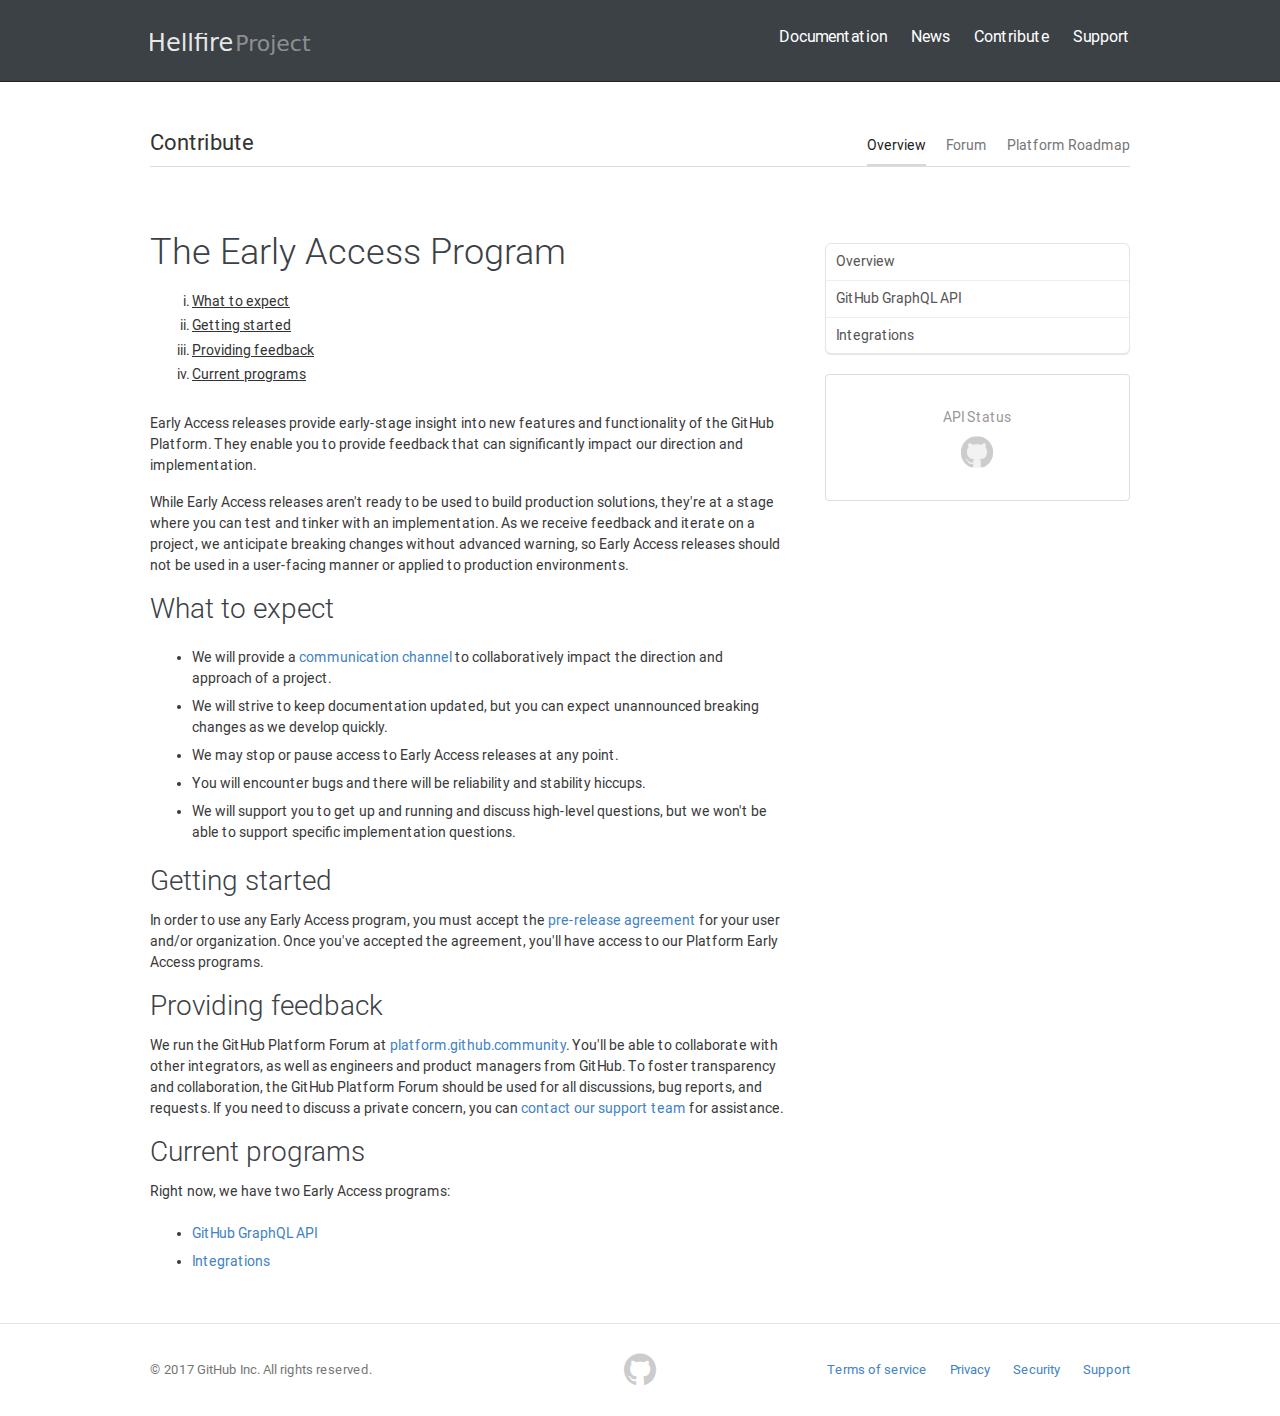
<file: contribute.html>
<!DOCTYPE html>
<html lang="en">
<head>
  <meta http-equiv="Content-Type" content="text/html; charset=UTF-8" />
  <meta http-equiv="Content-Language" content="en-us" />
  <meta http-equiv="imagetoolbar" content="false" />
  <meta name="MSSmartTagsPreventParsing" content="true" />
  <meta name="viewport" content="width=device-width,initial-scale=1">
  <title>Contribute | Hellfire Project</title>
  
  <link rel="alternate" type="application/atom+xml" title="API Changes" href="/changes.atom" />
  
  <link rel="stylesheet" href="https://fonts.googleapis.com/css?family=Roboto:400,300,400italic,500">
  <link href="./assets/stylesheets/application.css" rel="stylesheet" type="text/css" />
  <script src="https://ajax.googleapis.com/ajax/libs/jquery/2.1.4/jquery.min.js"></script>
  <!--
  <script src="./assets/javascripts/application.js" type="text/javascript"></script>
  -->
</head>


<body class="early-access ">
  

<header class="site-header">
  <div id="header" class="container">
    <a class="site-header-logo mt-1" href="./"><img src="./assets/images/hellfire-logo.svg" alt="Hellfire Project"></a>
    <nav class="site-header-nav">
      
      <a class="site-header-nav-item" href="./docs.html">Documentation</a>
      <a class="site-header-nav-item" href="./news.html">News</a>
      <a class="site-header-nav-item" href="./contribute.html">Contribute</a>
      <a class="site-header-nav-item" href="https://github.com/hellfire-project">Support</a>

    </nav>
  </div>
</header>


  <div class="container">
    <div class="sub-nav mt-5 mb-3">
  <h2><a href="./contribute.html">Contribute</a></h2>
  <ul>
    <li><a class="active" href="./contribute.html">Overview</a></li>
    <li><a href="https://platform.github.community">Forum</a></li>
    <li><a href="./early-access.html">Platform Roadmap</a></li>
  </ul>
</div>


    
    <div class="nav-select nav-select-top hide-lg hide-xl">
      
        <select class="form-select mt-4" onchange="if (this.value) window.location.href=this.value">
  <option value="">Navigate the docs…</option>
  <optgroup label="Early Access">
    <option value="/early-access/">Overview</option>
    <option value="/early-access/graphql/">GitHub GraphQL API</option>
    <option value="/early-access/integrations/">Integrations</option>
  </optgroup>
</select>

      
    </div>
    

    <section class="main pt-5 clearfix gut-3" role="main">
      <div class="content col-md-8">
        <h1>
<a id="the-early-access-program" class="anchor" href="#the-early-access-program" aria-hidden="true"><span aria-hidden="true" class="octicon octicon-link"></span></a>The Early Access Program</h1>

<ul id="markdown-toc">
<li><a href="#what-to-expect" id="markdown-toc-what-to-expect">What to expect</a></li>
<li><a href="#getting-started" id="markdown-toc-getting-started">Getting started</a></li>
<li><a href="#providing-feedback" id="markdown-toc-providing-feedback">Providing feedback</a></li>
<li><a href="#current-programs" id="markdown-toc-current-programs">Current programs</a></li>
</ul>

<p>Early Access releases provide early-stage insight into new features and functionality of the GitHub Platform. They enable you to provide feedback that can significantly impact our direction and implementation.</p>

<p>While Early Access releases aren't ready to be used to build production solutions, they're at a stage where you can test and tinker with an implementation. As we receive feedback and iterate on a project, we anticipate breaking changes without advanced warning, so Early Access releases should not be used in a user-facing manner or applied to production environments.</p>

<h2>
<a id="what-to-expect" class="anchor" href="#what-to-expect" aria-hidden="true"><span aria-hidden="true" class="octicon octicon-link"></span></a>What to expect</h2>

<ul>
<li>We will provide a <a href="#providing-feedback">communication channel</a> to collaboratively impact the direction and approach of a project.</li>
<li>We will strive to keep documentation updated, but you can expect unannounced breaking changes as we develop quickly.</li>
<li>We may stop or pause access to Early Access releases at any point.</li>
<li>You will encounter bugs and there will be reliability and stability hiccups.</li>
<li>We will support you to get up and running and discuss high-level questions, but we won't be able to support specific implementation questions.</li>
</ul>

<h2>
<a id="getting-started" class="anchor" href="#getting-started" aria-hidden="true"><span aria-hidden="true" class="octicon octicon-link"></span></a>Getting started</h2>

<p>In order to use any Early Access program, you must accept the <a href="https://github.com/prerelease/agreement">pre-release agreement</a> for your user and/or organization. Once you've accepted the agreement, you'll have access to our Platform Early Access programs.</p>

<h2>
<a id="providing-feedback" class="anchor" href="#providing-feedback" aria-hidden="true"><span aria-hidden="true" class="octicon octicon-link"></span></a>Providing feedback</h2>

<p>We run the GitHub Platform Forum at <a href="https://platform.github.community">platform.github.community</a>. You'll be able to collaborate with other integrators, as well as engineers and product managers from GitHub. To foster transparency and collaboration, the GitHub Platform Forum should be used for all discussions, bug reports, and requests. If you need to discuss a private concern, you can <a href="https://github.com/contact?form%5Bsubject%5D=Early+Access+Program">contact our support team</a> for assistance.</p>

<h2>
<a id="current-programs" class="anchor" href="#current-programs" aria-hidden="true"><span aria-hidden="true" class="octicon octicon-link"></span></a>Current programs</h2>

<p>Right now, we have two Early Access programs:</p>

<ul>
<li><a href="/early-access/graphql">GitHub GraphQL API</a></li>
<li><a href="/early-access/integrations">Integrations</a></li>
</ul>
      </div>

      
      <div class="nav-select nav-select-bottom hide-lg hide-xl">
        
          <select class="form-select mt-4" onchange="if (this.value) window.location.href=this.value">
  <option value="">Navigate the docs…</option>
  <optgroup label="Early Access">
    <option value="/early-access/">Overview</option>
    <option value="/early-access/graphql/">GitHub GraphQL API</option>
    <option value="/early-access/integrations/">Integrations</option>
  </optgroup>
</select>

        
      </div>
      

      
      <div id="js-sidebar" class="sidebar-shell col-md-4 hide-sm hide-md d-md-block d-lg-block d-xl-block">
        
        <div class="js-toggle-list sidebar-module sidebar-menu expandable">
          <ul>
            <li class="js-topic"><h3 class="standalone"><a href="/early-access/">Overview</a></h3></li>
            <li class="js-topic"><h3 class="standalone"><a href="/early-access/graphql/">GitHub GraphQL API</a></h3></li>
            <li class="js-topic"><h3 class="standalone"><a href="/early-access/integrations/">Integrations</a></h3></li>
          </ul>
        </div>
        

        <div class="sidebar-module api-status py-4 text-center"><a href="https://status.github.com" class="unknown">API Status</a></div>

      </div><!-- sidebar-shell -->
      
    </section>
  </div>

  <footer class="footer text-muted">
  <div class="container">
    <span class="footer-legal">&copy; 2017 GitHub Inc. All rights reserved.</span>
    <span class="mega-octicon octicon-mark-github footer-mark"></span>
    <nav class="footer-nav">
      <a class="footer-nav-item" href="https://help.github.com/articles/github-terms-of-service">Terms of service</a>
      <a class="footer-nav-item" href="https://github.com/site/privacy">Privacy</a>
      <a class="footer-nav-item" href="https://github.com/security">Security</a>
      <a class="footer-nav-item" href="https://github.com/support">Support</a>
    </nav>
  </div>
</footer>

<script>
  (function(i,s,o,g,r,a,m){i['GoogleAnalyticsObject']=r;i[r]=i[r]||function(){
  (i[r].q=i[r].q||[]).push(arguments)},i[r].l=1*new Date();a=s.createElement(o),
  m=s.getElementsByTagName(o)[0];a.async=1;a.src=g;m.parentNode.insertBefore(a,m)
  })(window,document,'script','//www.google-analytics.com/analytics.js','ga');

  ga('create', 'UA-3769691-37', 'github.com');
  ga('send', 'pageview');
</script>

</body>
</html>
</file>
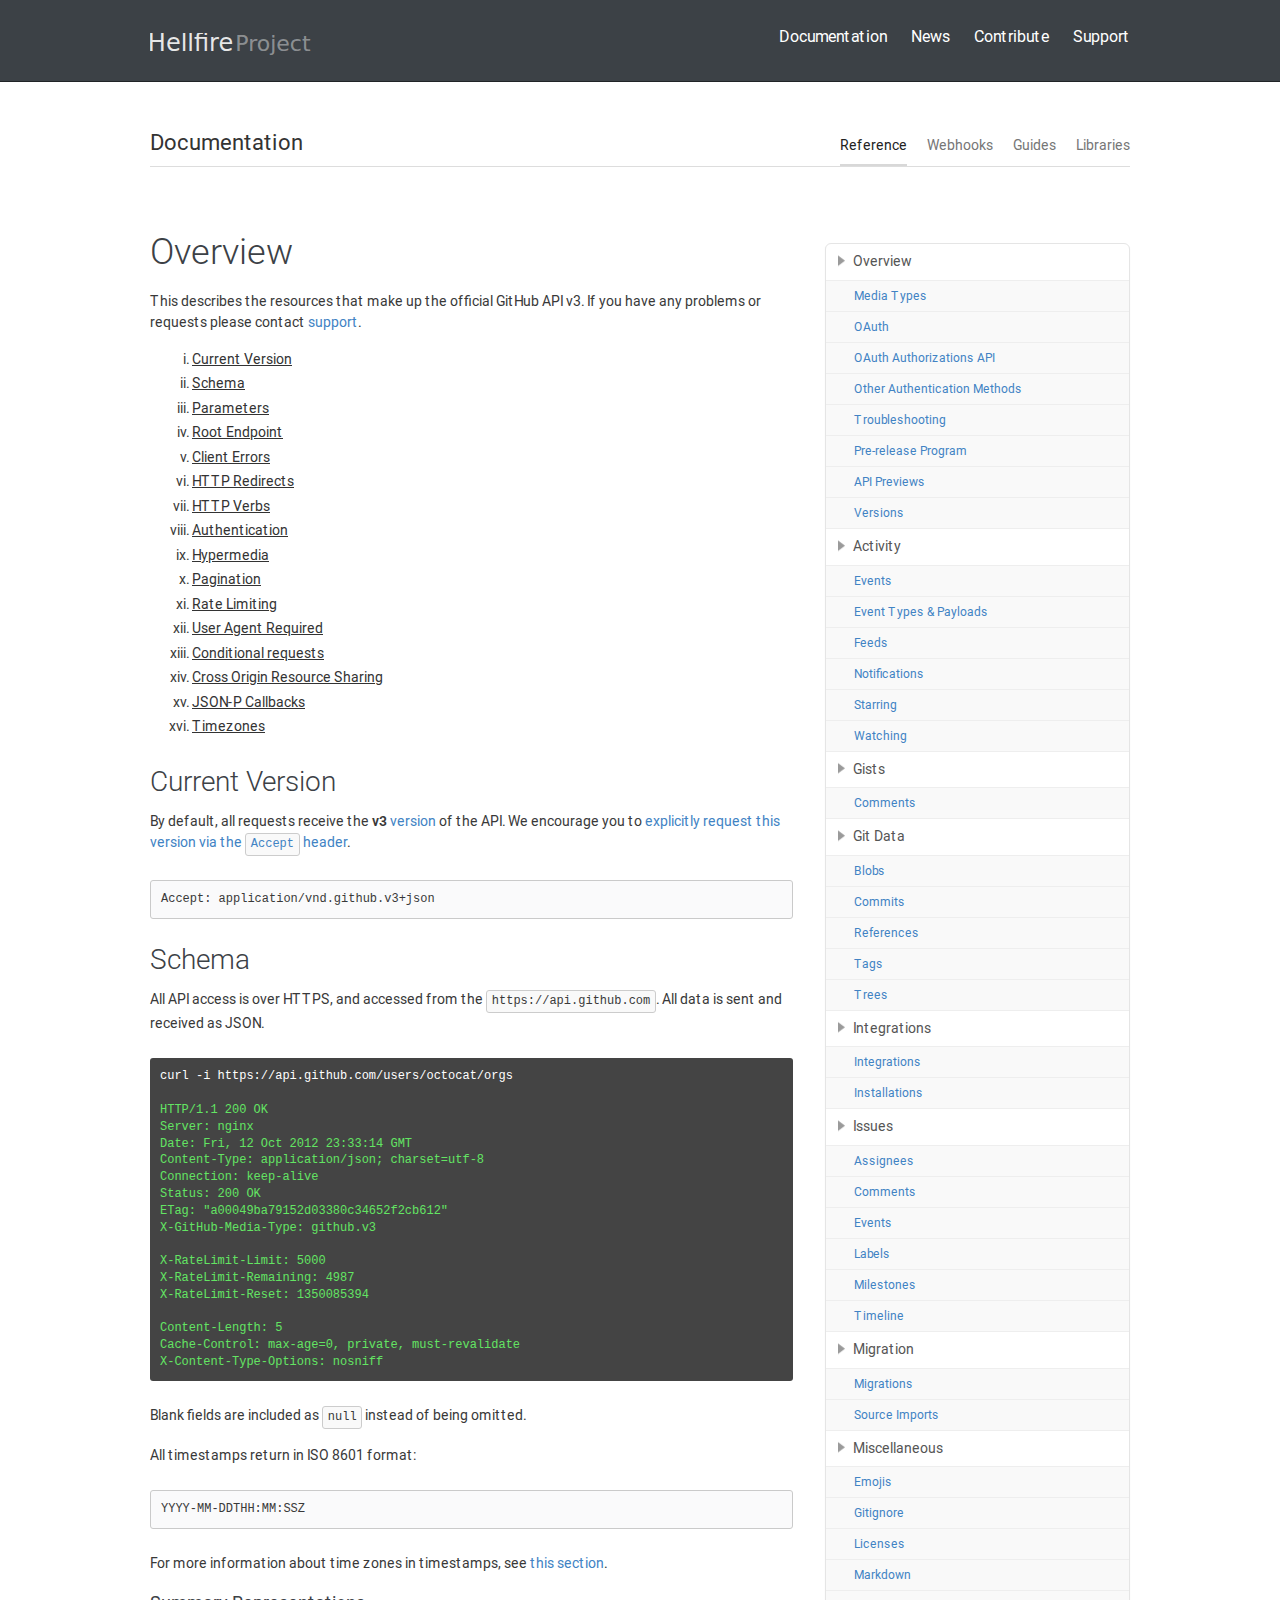
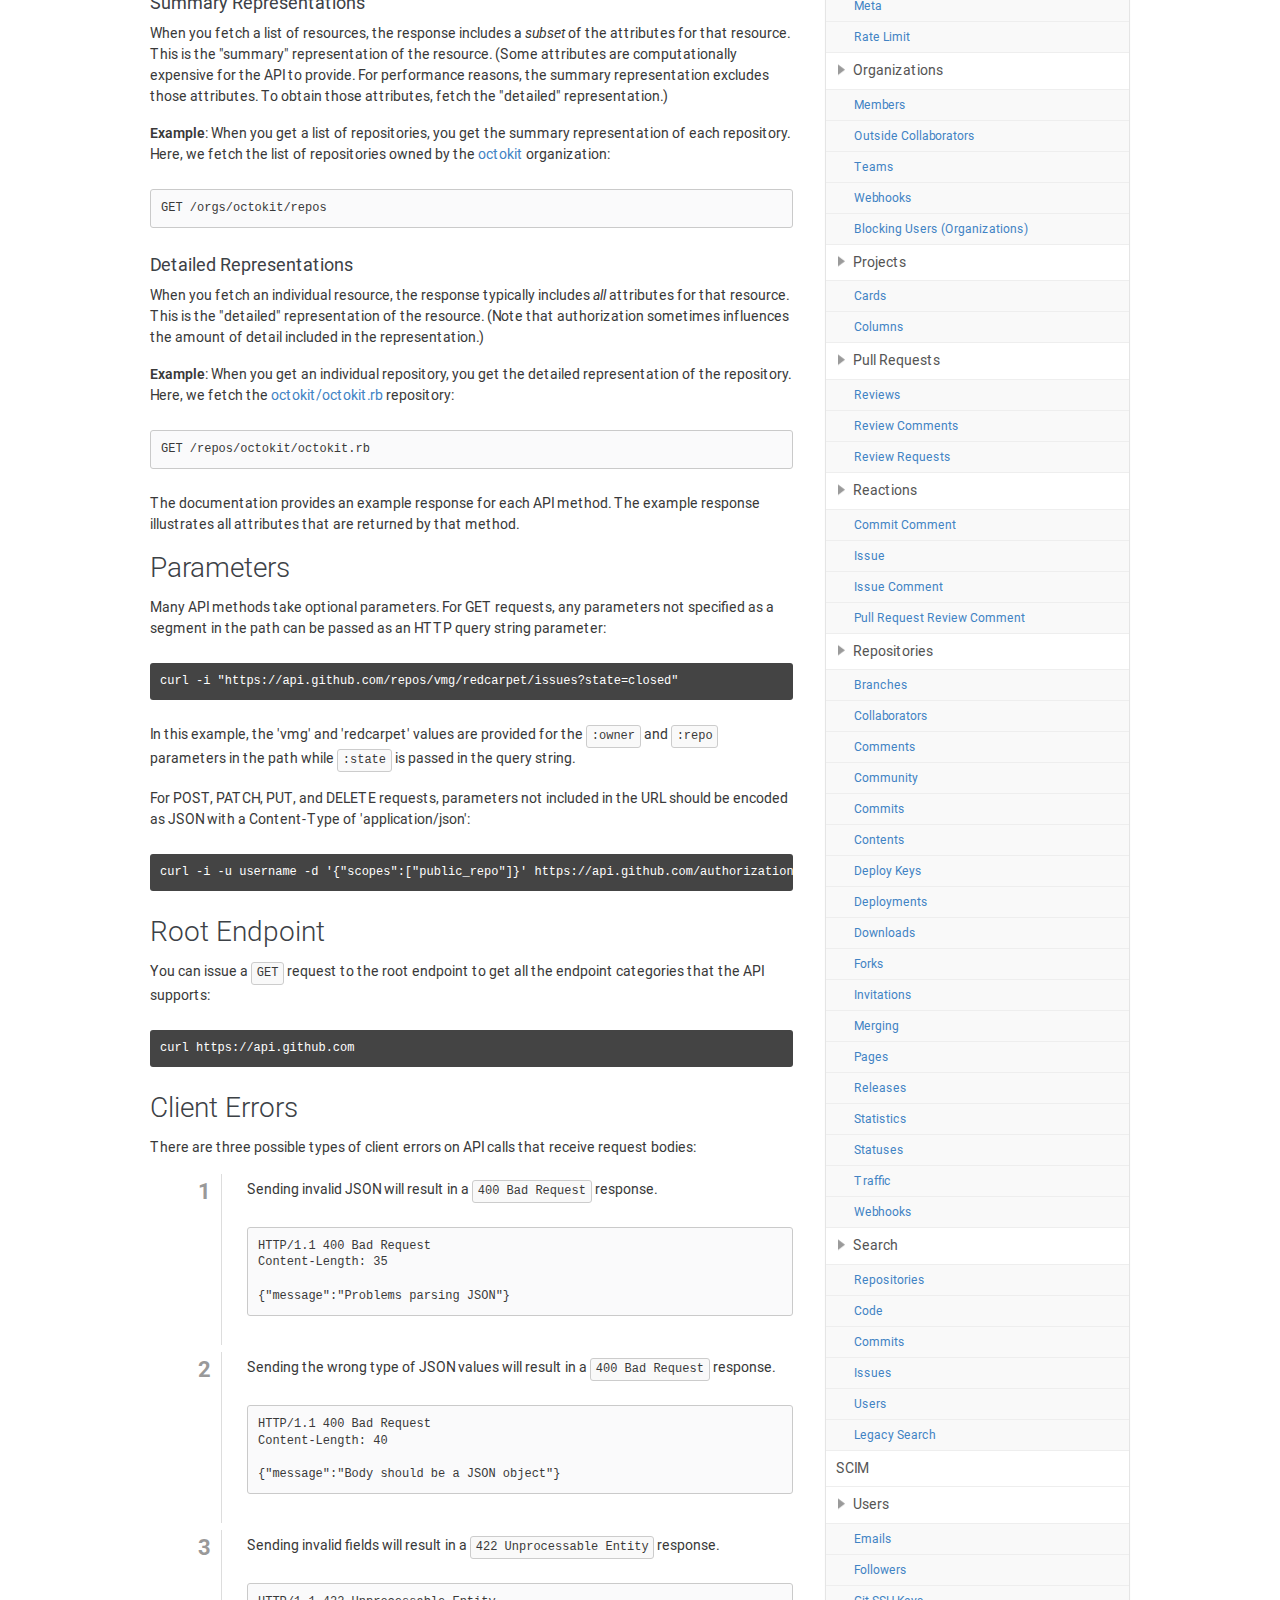
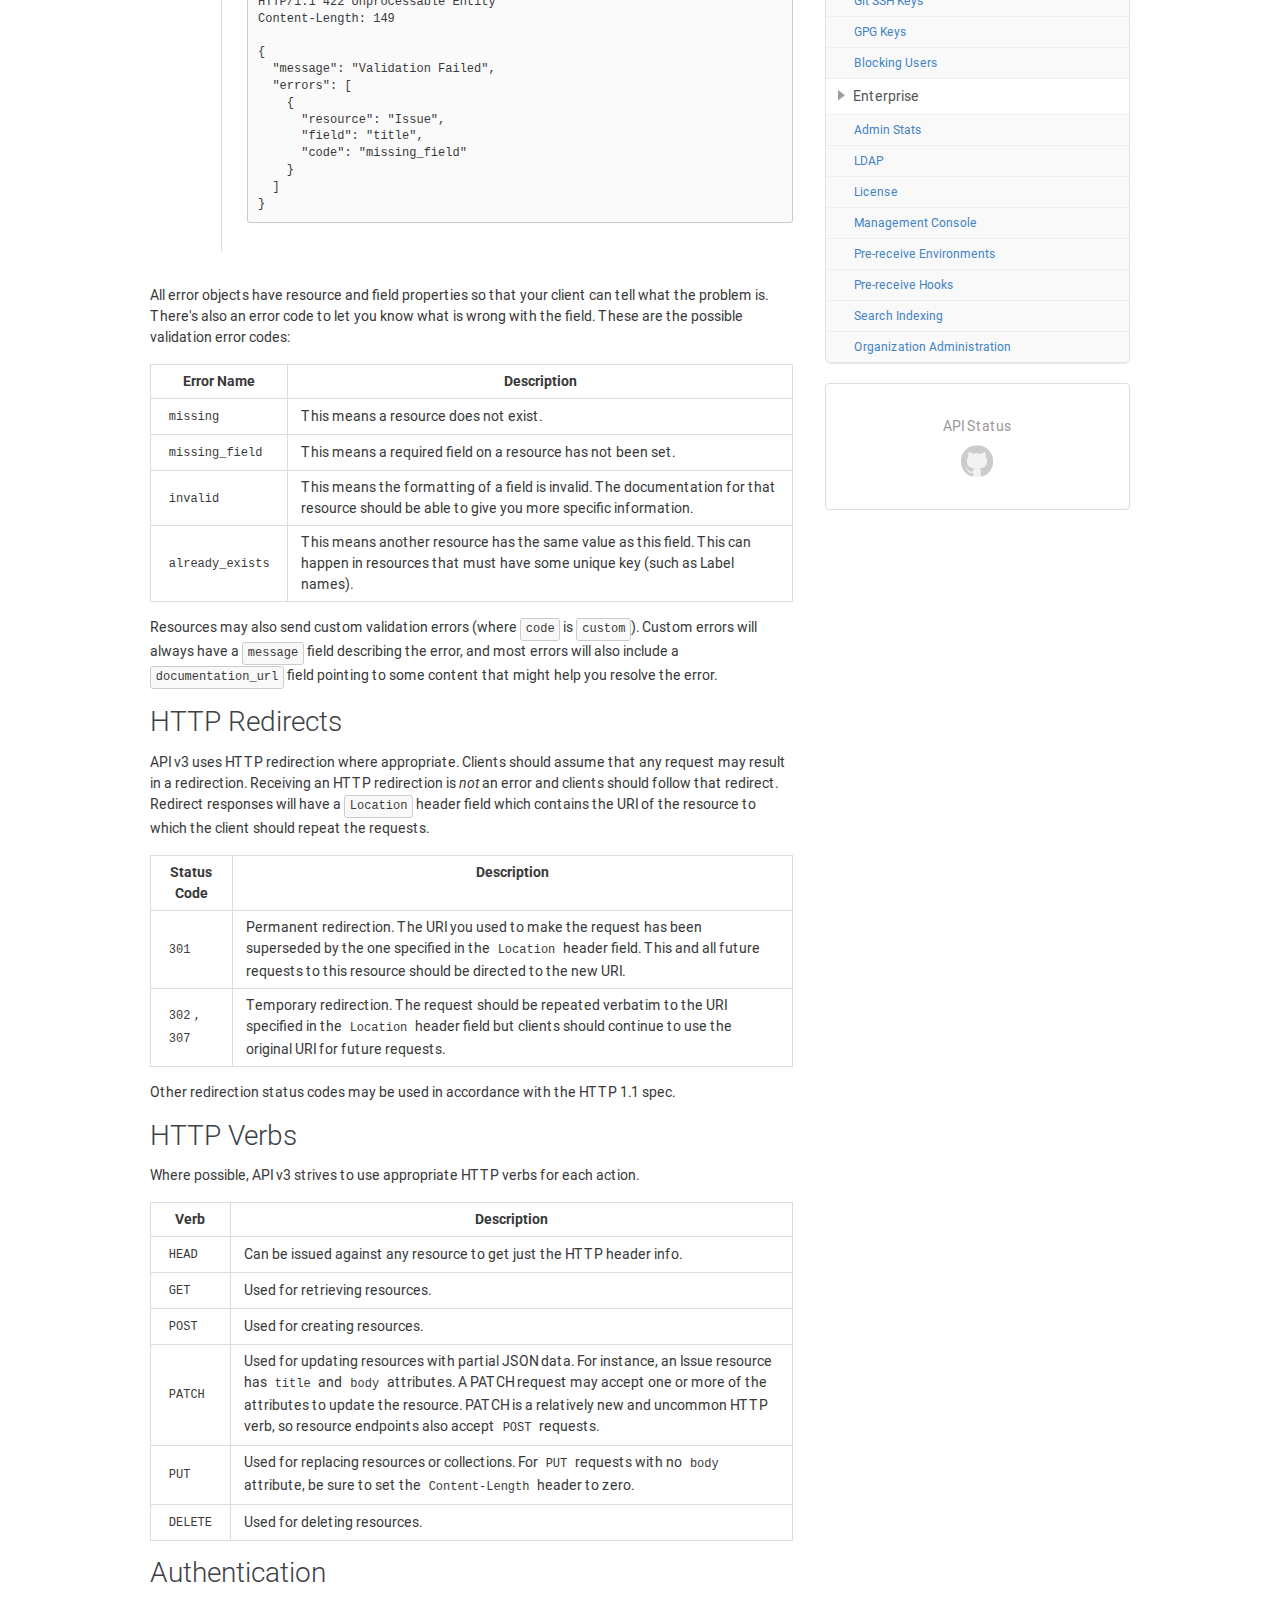
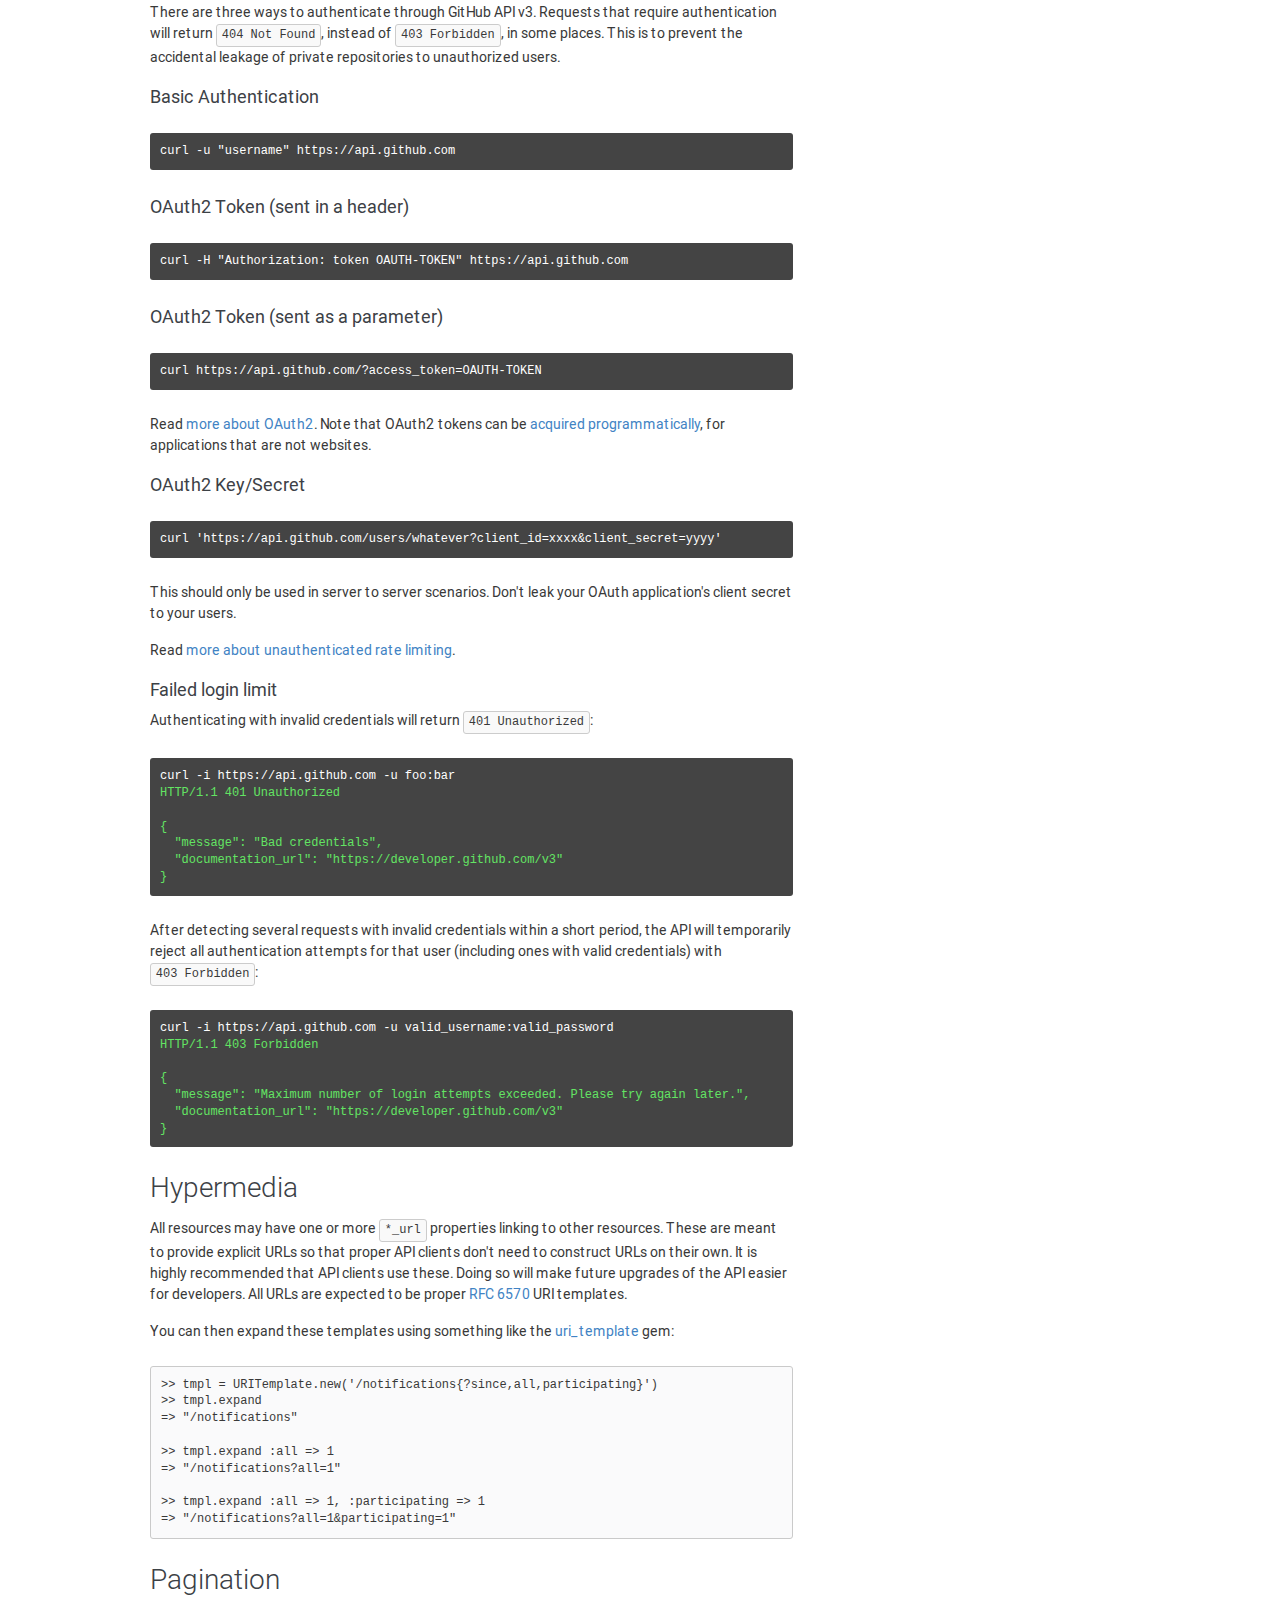
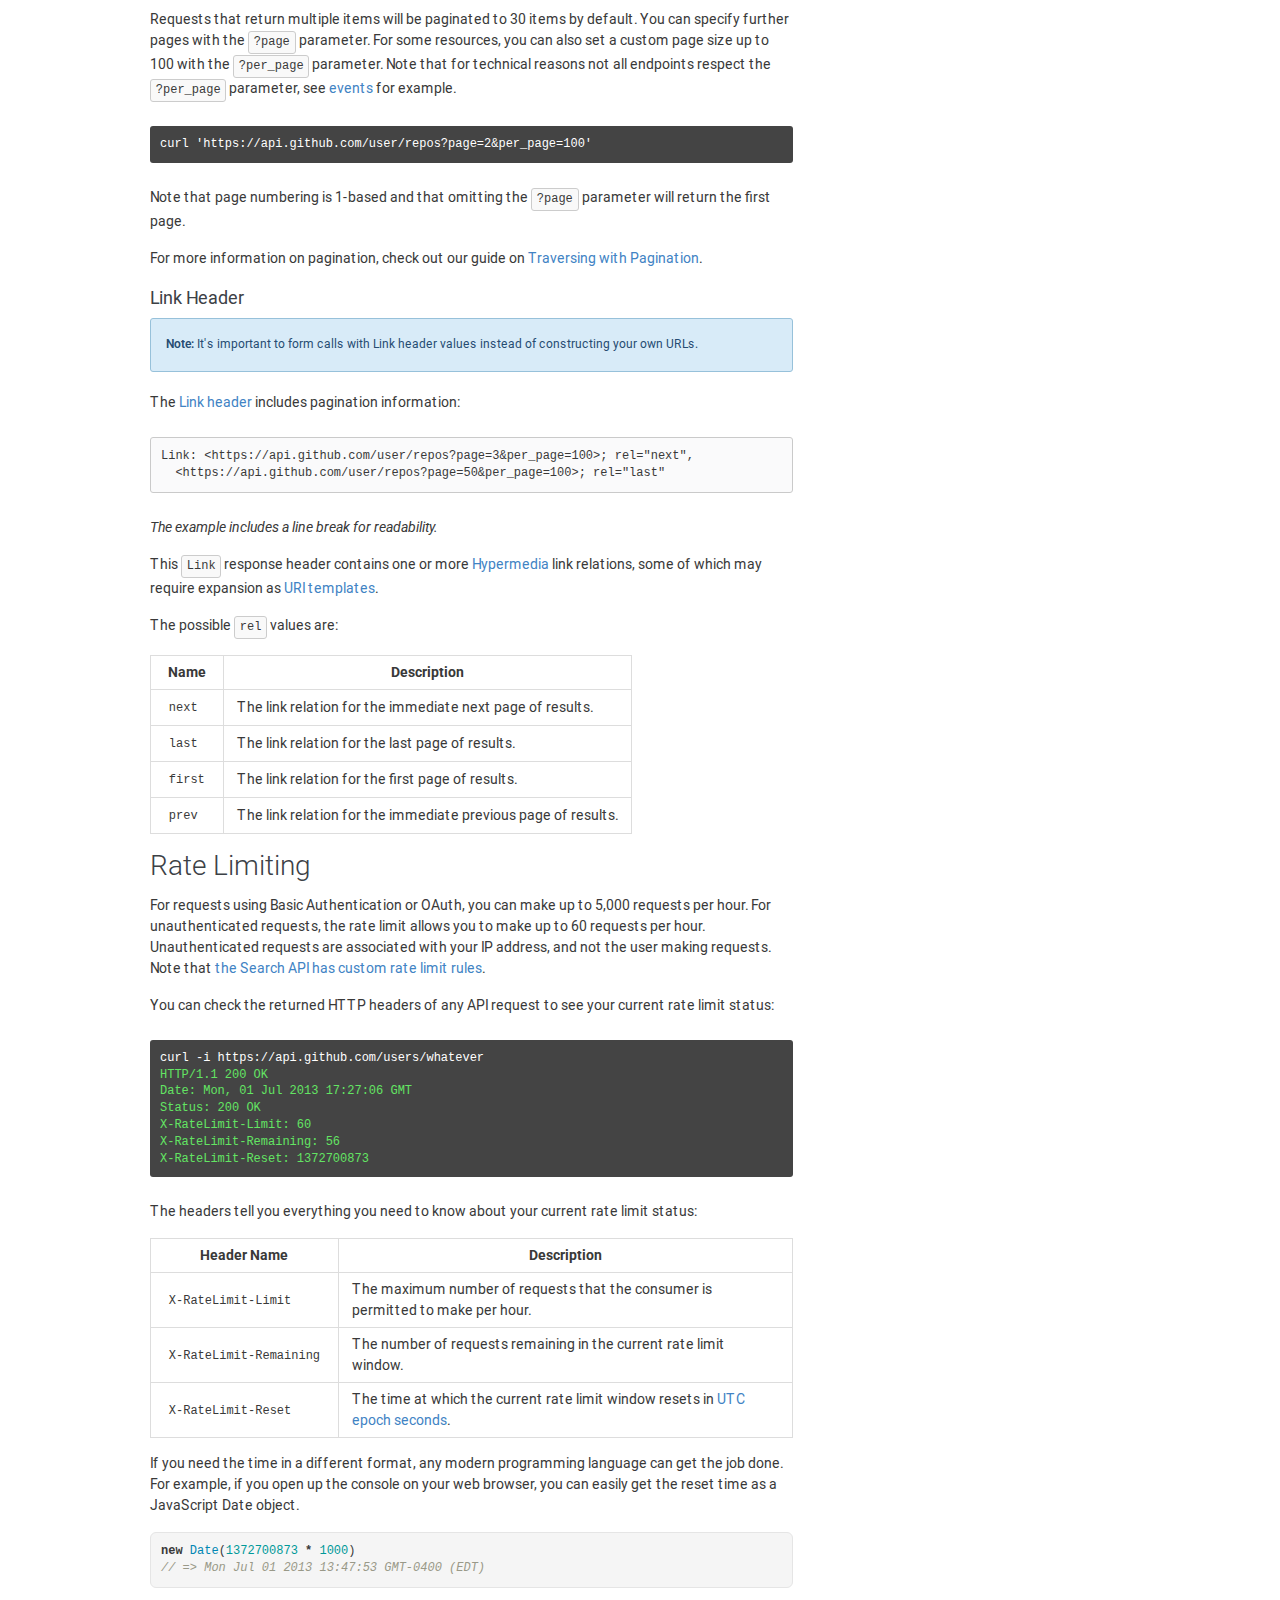
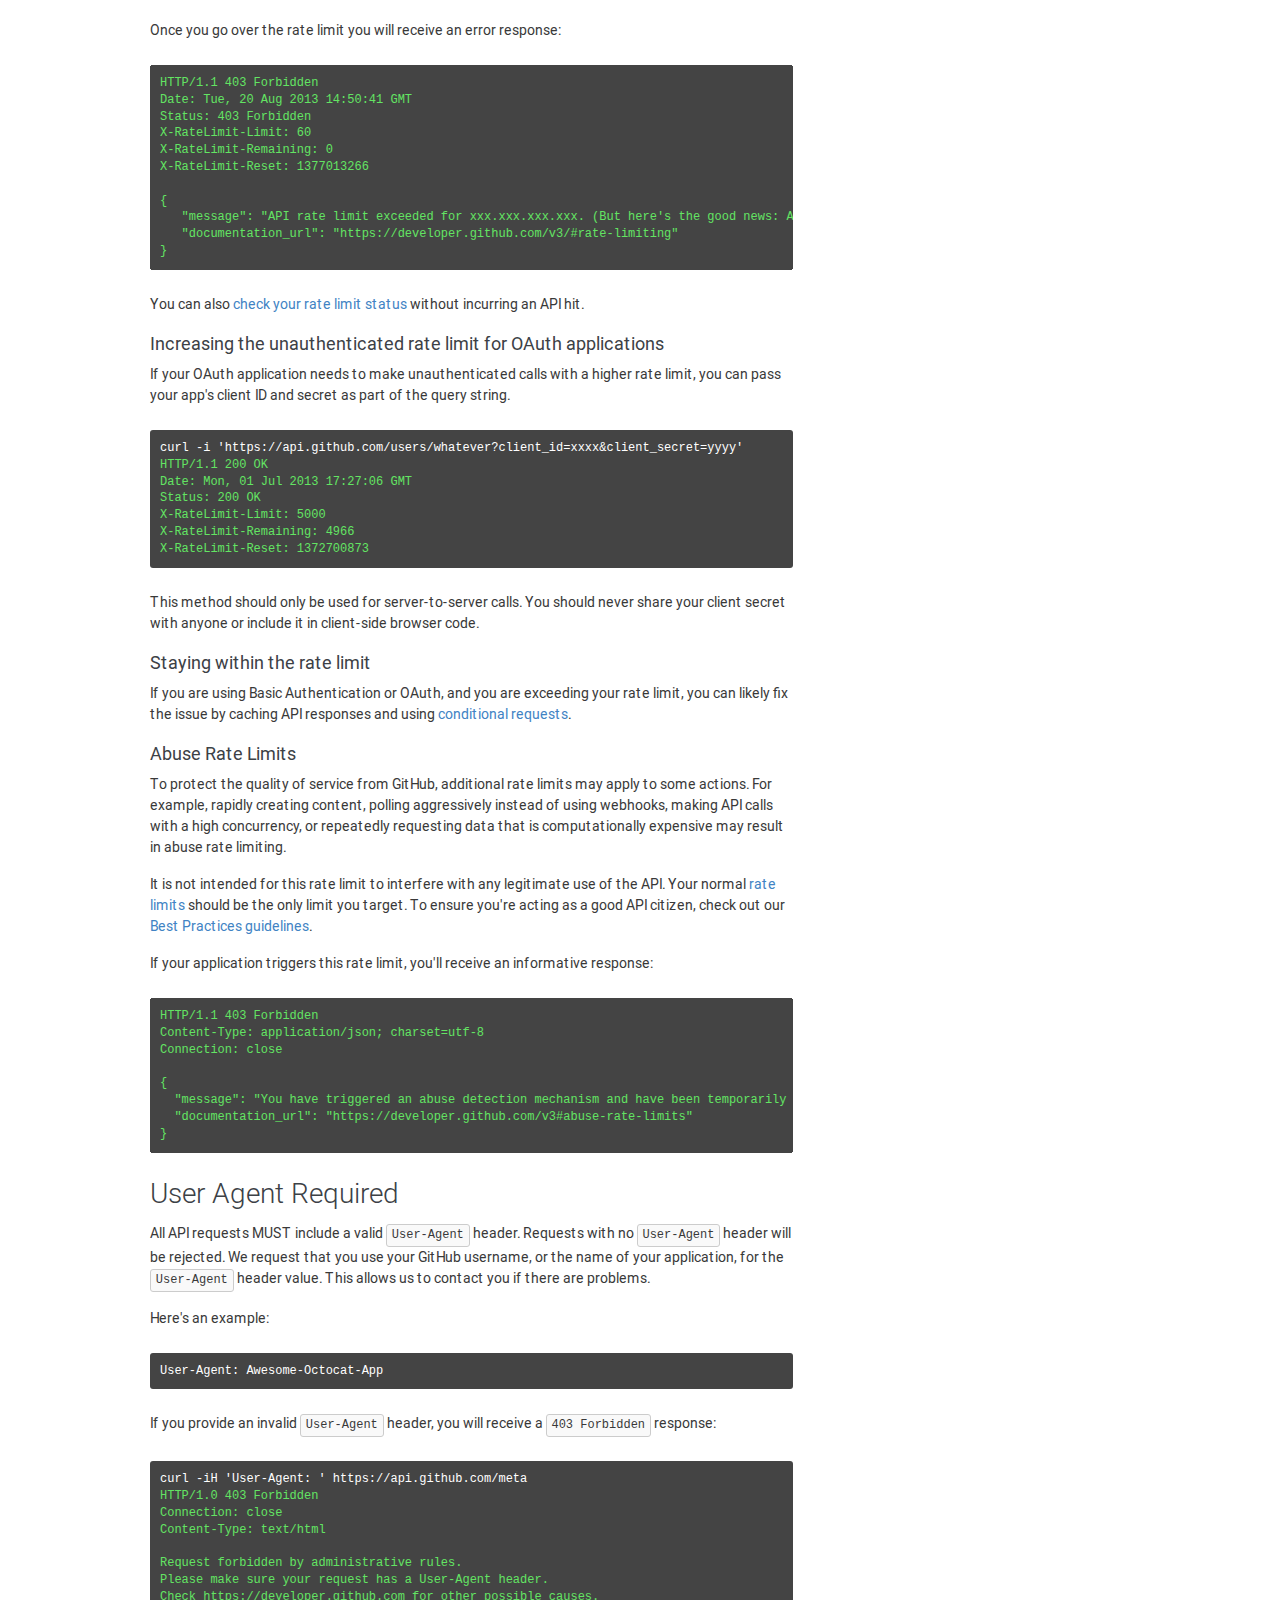
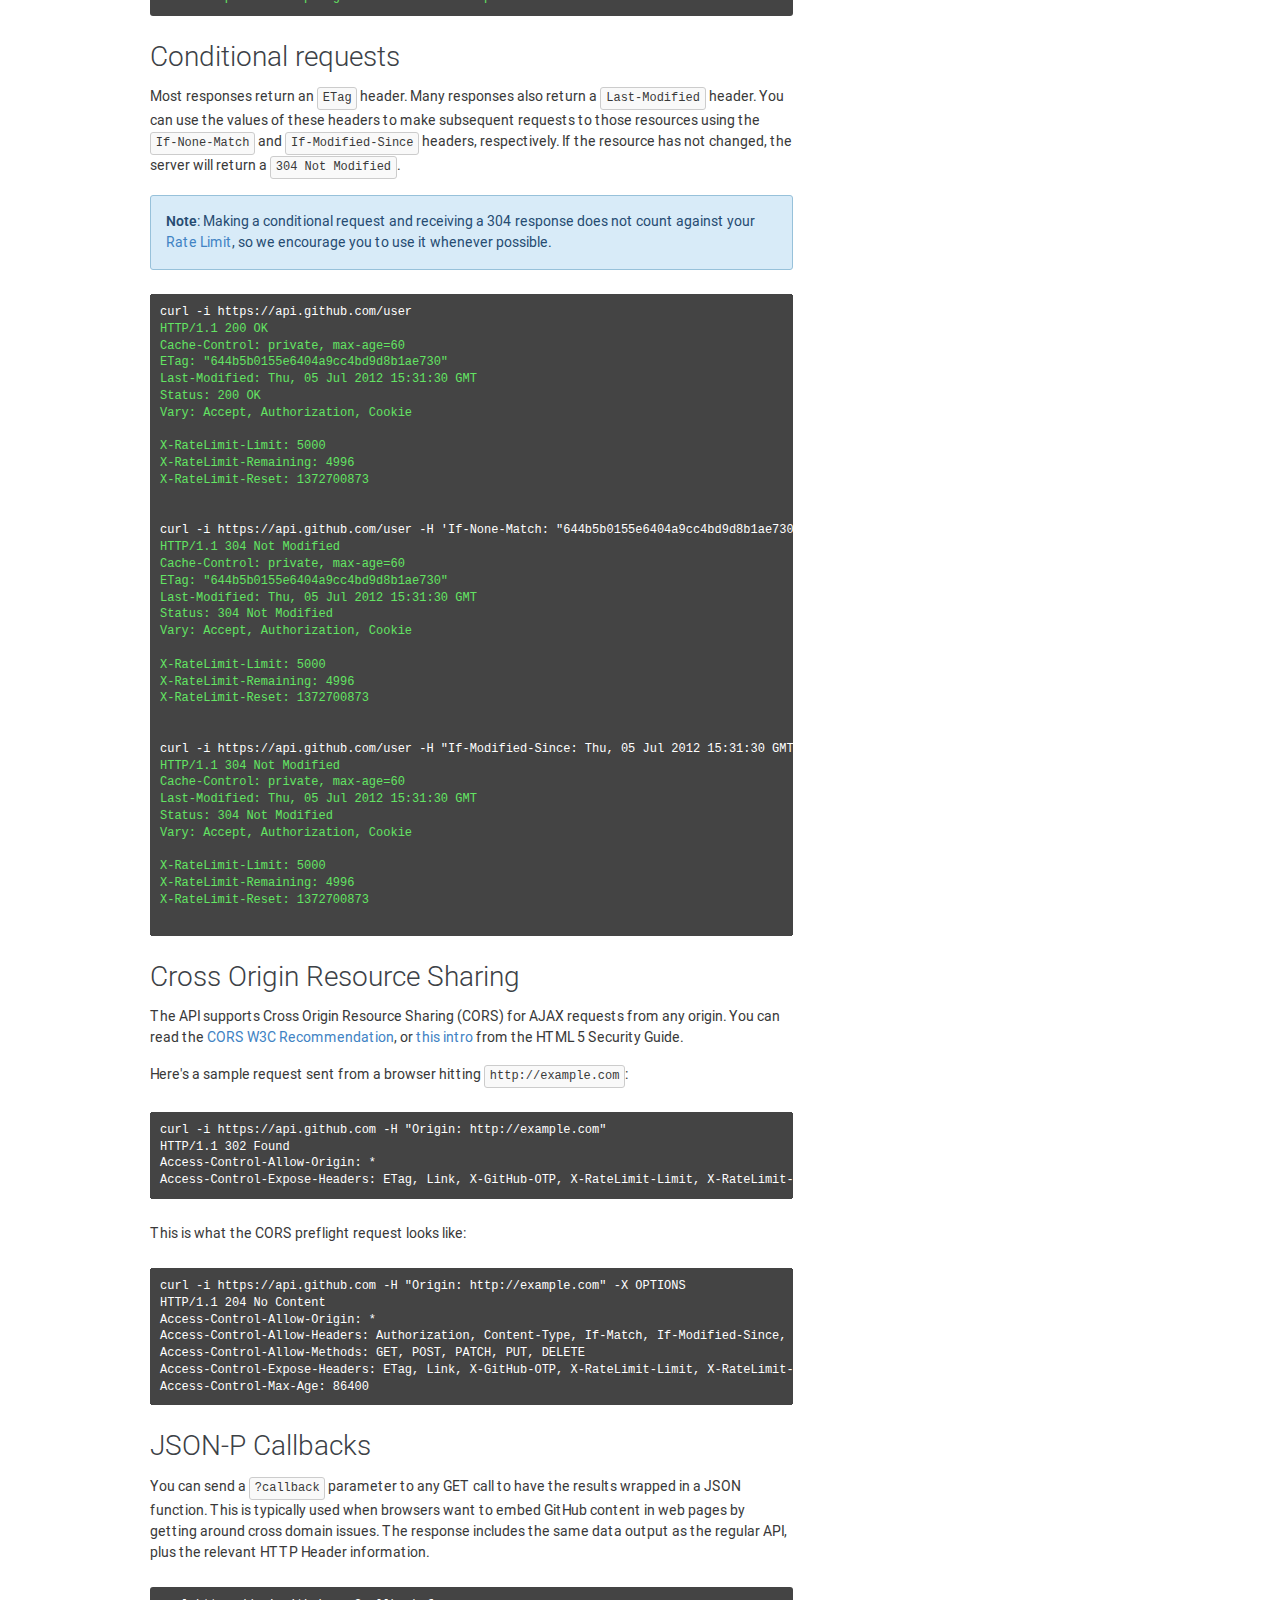
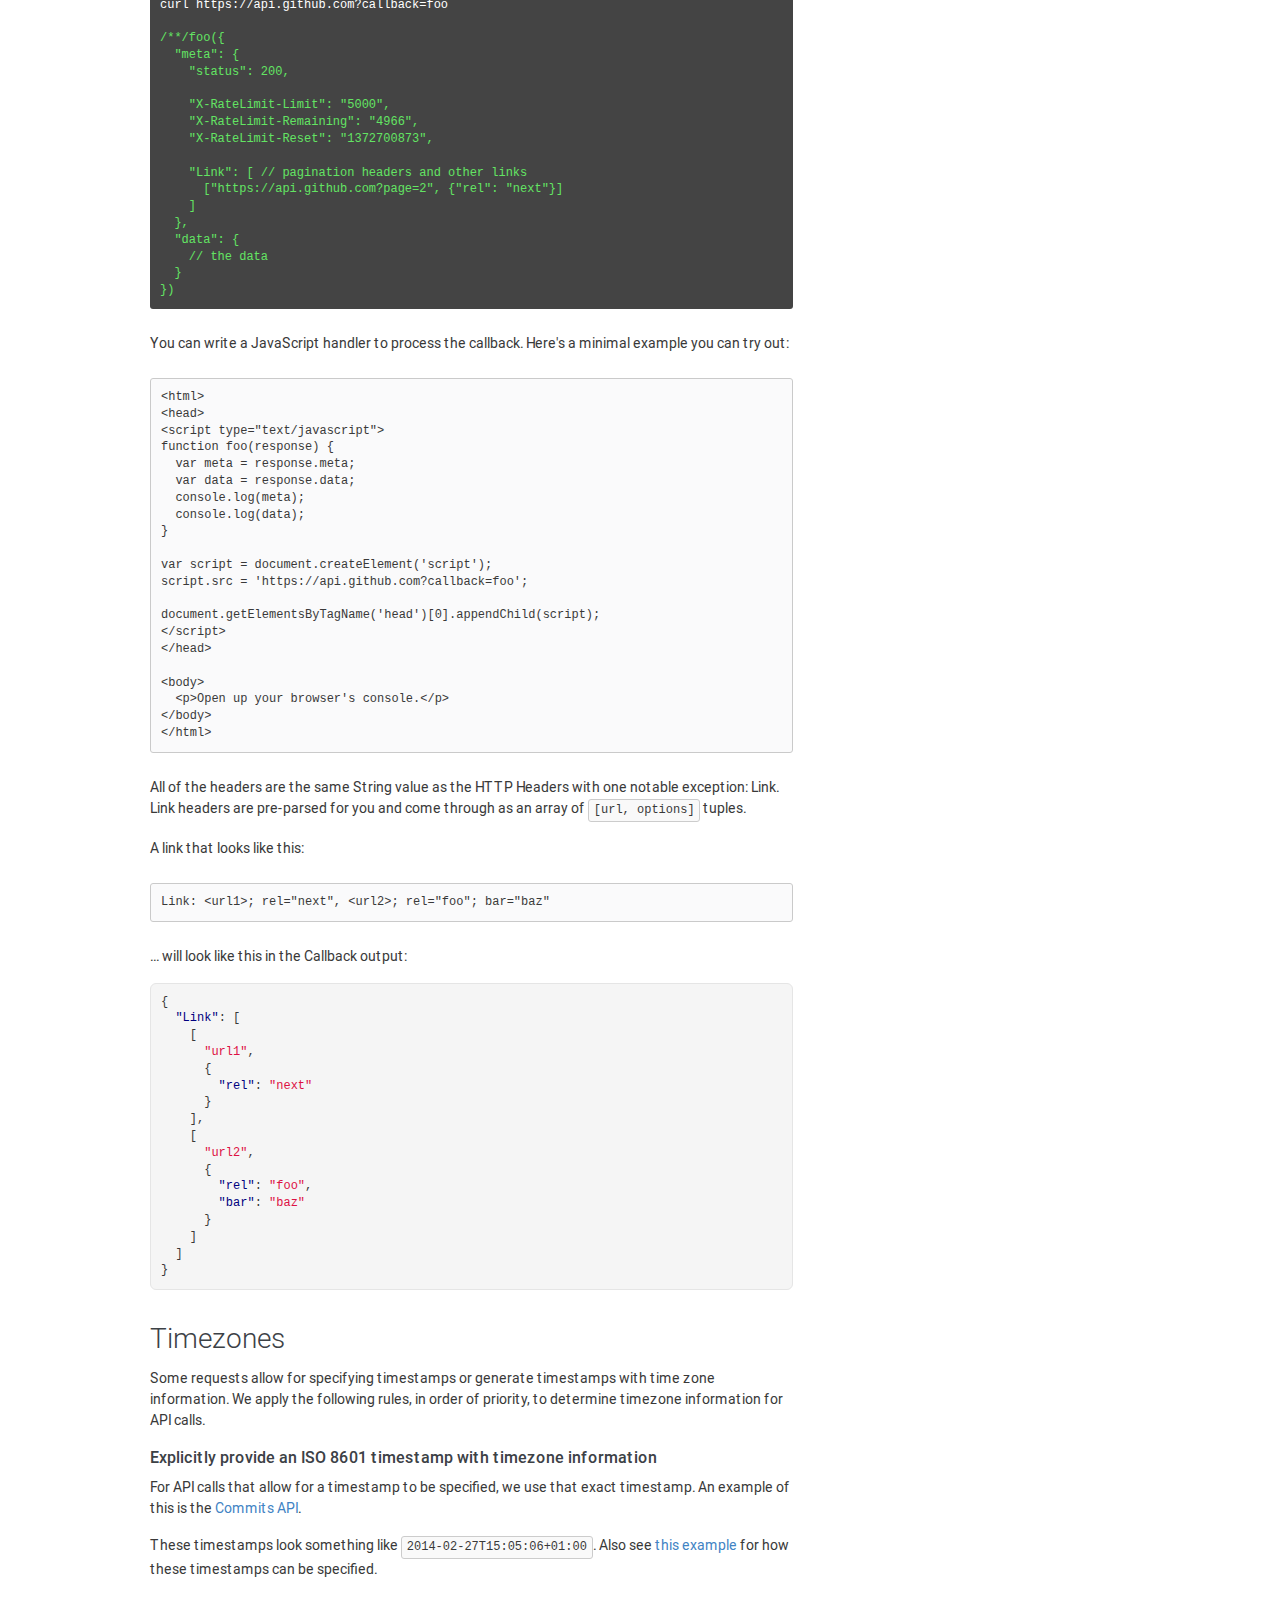
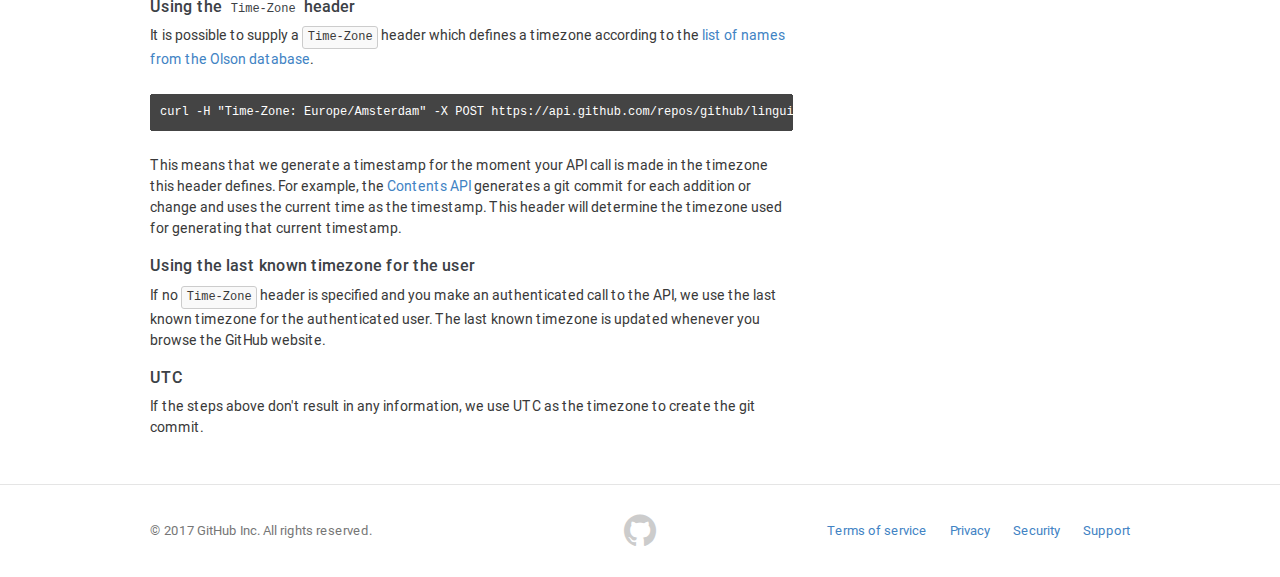
<file: docs.html>
<!DOCTYPE html>
<html lang="en">
<head>
  <meta http-equiv="Content-Type" content="text/html; charset=UTF-8" />
  <meta http-equiv="Content-Language" content="en-us" />
  <meta http-equiv="imagetoolbar" content="false" />
  <meta name="MSSmartTagsPreventParsing" content="true" />
  <meta name="viewport" content="width=device-width,initial-scale=1">
  <title>Documentation | Hellfire Project</title>
  
  <link rel="stylesheet" href="https://fonts.googleapis.com/css?family=Roboto:400,300,400italic,500">
  <link href="./assets/stylesheets/application.css" rel="stylesheet" type="text/css" />
  <script src="https://ajax.googleapis.com/ajax/libs/jquery/2.1.4/jquery.min.js"></script>
  <!--
  <script src="./assets/javascripts/application.js" type="text/javascript"></script>
  -->
</head>


<body class="api ">
  

<header class="site-header">
  <div id="header" class="container">
    <a class="site-header-logo mt-1" href="./"><img src="./assets/images/hellfire-logo.svg" alt="Hellfire Project"></a>
    <nav class="site-header-nav">
      
      <a class="site-header-nav-item" href="./docs.html">Documentation</a>
      <a class="site-header-nav-item" href="./news.html">News</a>
      <a class="site-header-nav-item" href="./contribute.html">Contribute</a>
      <a class="site-header-nav-item" href="https://github.com/hellfire-project">Support</a>

    </nav>
  </div>
</header>


  <div class="container">
    <div class="sub-nav mt-5 mb-3">
      <h2><a href="./docs.html">Documentation</a></h2>
      <ul>
  <li><a href="./docs.html" class="active">Reference</a></li>
  <li><a href="/webhooks/">Webhooks</a></li>
  <li><a href="/guides/">Guides</a></li>
  <li><a href="/libraries/">Libraries</a></li>
</ul>

    </div>

    <div class="nav-select nav-select-top hide-lg hide-xl">
      <select class="form-select mt-4" onchange="if (this.value) window.location.href=this.value">
  <option value="">Navigate the docs…</option>

  <optgroup label="Overview">
    <option value="/v3/">API Overview</a></h3>
    <option value="/v3/media/">Media Types</option>
    <option value="/v3/oauth/">OAuth</option>
    <option value="/v3/oauth_authorizations/">OAuth Authorizations API</option>
    <option value="/v3/auth/">Other Authentication Methods</option>
    <option value="/v3/troubleshooting/">Troubleshooting</option>
    <option value="/v3/pre-release/">Pre-release Program</option>
    <option value="/v3/previews/">API Previews</option>
    <option value="/v3/versions/">Versions</option>
  </optgroup>

  <optgroup label="Activity">
    <option value="/v3/activity/">Activity overview</a></h3>
    <option value="/v3/activity/events/">Events</option>
    <option value="/v3/activity/events/types/">Event Types &amp; Payloads</option>
    <option value="/v3/activity/feeds/">Feeds</option>
    <option value="/v3/activity/notifications/">Notifications</option>
    <option value="/v3/activity/starring/">Starring</option>
    <option value="/v3/activity/watching/">Watching</option>
  </optgroup>

  <optgroup label="Gists">
    <option value="/v3/gists/">Gists overview</a></h3>
    <option value="/v3/gists/comments/">Comments</option>
  </optgroup>

  <optgroup label="Git Data">
    <option value="/v3/git/">Git Data overview</a></h3>
    <option value="/v3/git/blobs/">Blobs</option>
    <option value="/v3/git/commits/">Commits</option>
    <option value="/v3/git/refs/">References</option>
    <option value="/v3/git/tags/">Tags</option>
    <option value="/v3/git/trees/">Trees</option>
  </optgroup>

  <optgroup label="Integrations">
    <option value="/v3/integrations/">Integrations</a></h3>
    <option value="/v3/integrations/installations/">Installations</a></h3>
  </optgroup>

  <optgroup label="Issues">
    <option value="/v3/issues/">Issues overview</a></h3>
    <option value="/v3/issues/assignees/">Assignees</option>
    <option value="/v3/issues/comments/">Comments</option>
    <option value="/v3/issues/events/">Events</option>
    <option value="/v3/issues/labels/">Labels</option>
    <option value="/v3/issues/milestones/">Milestones</option>
    
    <option value="/v3/issues/timeline/">Timeline</option>
    
  </optgroup>

  
  <optgroup label="Migration">
    <option value="/v3/migration/">Migration overview</a></h3>
    <option value="/v3/migration/migrations/">Migrations</option>
    <option value="/v3/migration/source_imports/">Source Imports</option>
  </optgroup>
  

  <optgroup label="Miscellaneous">
    <option value="/v3/misc/">Miscellaneous overview</a></h3>
    <option value="/v3/emojis/">Emojis</option>
    <option value="/v3/gitignore/">Gitignore</option>
    <option value="/v3/licenses/">Licenses</option>
    <option value="/v3/markdown/">Markdown</option>
    <option value="/v3/meta/">Meta</option>
    
    <option value="/v3/rate_limit/">Rate Limit</option>
    
  </optgroup>

  <optgroup label="Organizations">
    <option value="/v3/orgs/">Organizations overview</a></h3>
    <option value="/v3/orgs/members/">Members</option>
    
    <option value="/v3/orgs/outside_collaborators/">Outside Collaborators</option>
    
    <option value="/v3/orgs/teams/">Teams</option>
    <option value="/v3/orgs/hooks/">Webhooks</option>
    
    <option value="/v3/orgs/blocking/">Blocking Users &#40;Organizations&#41;</option>
    
    
  </optgroup>

  
  <optgroup label="Projects">
    <option value="/v3/projects/">Projects overview</a></h3>
    <option value="/v3/projects/cards/">Cards</option>
    <option value="/v3/projects/columns/">Columns</option>
  </optgroup>
  

  <optgroup label="Pull Requests">
    <option value="/v3/pulls/">Pull Requests overview</a></h3>
    
    <option value="/v3/pulls/reviews/">Reviews</option>
    
    <option value="/v3/pulls/comments/">Review Comments</option>
    
    <option value="/v3/pulls/review_requests/">Review Requests</option>
    

  </optgroup>

  
  <optgroup label="Reactions">
    <option value="/v3/reactions/">Reactions overview</a></h3>
    <option value="/v3/reactions/#list-reactions-for-a-commit-comment">Commit Comment</option>
    <option value="/v3/reactions/#list-reactions-for-an-issue">Issue</option>
    <option value="/v3/reactions/#list-reactions-for-an-issue-comment">Issue Comment</option>
    <option value="/v3/reactions/#list-reactions-for-a-pull-request-review-comment">Pull Request Review Comment</option>
  </optgroup>
  

  <optgroup label="Repositories">
    <option value="/v3/repos/">Repositories overview</a></h3>
    <option value="/v3/repos/branches/">Branches</option>
    <option value="/v3/repos/collaborators/">Collaborators</option>
    <option value="/v3/repos/comments/">Comments</option>
    <option value="/v3/repos/commits/">Commits</option>
    
    <option value="/v3/repos/community/">Community</option>
    
    <option value="/v3/repos/contents/">Contents</option>
    <option value="/v3/repos/keys/">Deploy Keys</option>
    <option value="/v3/repos/deployments/">Deployments</option>
    <option value="/v3/repos/downloads/">Downloads</option>
    <option value="/v3/repos/forks/">Forks</option>
    
    <option value="/v3/repos/invitations/">Invitations</option>
    
    <option value="/v3/repos/merging/">Merging</option>
    <option value="/v3/repos/pages/">Pages</option>
    
    <option value="/v3/repos/releases/">Releases</option>
    <option value="/v3/repos/statistics/">Statistics</option>
    
    <option value="/v3/repos/statuses/">Statuses</option>
    
    
    <option value="/v3/repos/traffic/">Traffic</option>
    
    <option value="/v3/repos/hooks/">Webhooks</option>
    
  </optgroup>

  <optgroup label="Search">
    <option value="/v3/search/">Search overview</a></h3>
    <option value="/v3/search/#search-repositories">Repositories</option>
    <option value="/v3/search/#search-code">Code</option>
    <option value="/v3/search/#search-commits">Commits</option>
    <option value="/v3/search/#search-issues">Issues</option>
    <option value="/v3/search/#search-users">Users</option>
    <option value="/v3/search/legacy/">Legacy Search</option>
  </optgroup>

  
  <optgroup label="SCIM">
    <option value="/v3/scim/">SCIM</a></h3>
  </optgroup>
  

  <optgroup label="Users">
    <option value="/v3/users/">Users overview</a></h3>
    <option value="/v3/users/emails/">Emails</option>
    <option value="/v3/users/followers/">Followers</option>
    <option value="/v3/users/keys/">Git SSH Keys</option>
    
    <option value="/v3/users/gpg_keys/">GPG Keys</option>
    
    
    
    <option value="/v3/users/blocking/">Blocking Users</option>
    
  </optgroup>

  <optgroup label="Enterprise">
    <option value="/v3/enterprise/">Enterprise overview</a></h3>
    <option value="/v3/enterprise/admin_stats/">Admin Stats</option>
    <option value="/v3/enterprise/ldap/">LDAP</option>
    <option value="/v3/enterprise/license/">License</option>
    <option value="/v3/enterprise/management_console/">Management Console</option>
    
    <option value="/v3/enterprise/pre_receive_environments/">Pre-receive Environments</option>
    <option value="/v3/enterprise/pre_receive_hooks/">Pre-receive Hooks</option>
    
    <option value="/v3/enterprise/search_indexing/">Search Indexing</option>
    
    <option value="/v3/enterprise/orgs/">Organization Administration</option>
    
  </optgroup>
</select>

    </div>

    <section class="main pt-5 clearfix gut-3" role="main">
      <div class="content col-md-8">
        <h1>
<a id="overview" class="anchor" href="#overview" aria-hidden="true"><span aria-hidden="true" class="octicon octicon-link"></span></a>Overview</h1>

<p>This describes the resources that make up the official GitHub API v3. If you have any problems or requests please contact
<a href="https://github.com/contact?form%5Bsubject%5D=APIv3">support</a>.</p>

<ul id="markdown-toc">
<li><a href="#current-version" id="markdown-toc-current-version">Current Version</a></li>
<li><a href="#schema" id="markdown-toc-schema">Schema</a></li>
<li><a href="#parameters" id="markdown-toc-parameters">Parameters</a></li>
<li><a href="#root-endpoint" id="markdown-toc-root-endpoint">Root Endpoint</a></li>
<li><a href="#client-errors" id="markdown-toc-client-errors">Client Errors</a></li>
<li><a href="#http-redirects" id="markdown-toc-http-redirects">HTTP Redirects</a></li>
<li><a href="#http-verbs" id="markdown-toc-http-verbs">HTTP Verbs</a></li>
<li><a href="#authentication" id="markdown-toc-authentication">Authentication</a></li>
<li><a href="#hypermedia" id="markdown-toc-hypermedia">Hypermedia</a></li>
<li><a href="#pagination" id="markdown-toc-pagination">Pagination</a></li>
<li><a href="#rate-limiting" id="markdown-toc-rate-limiting">Rate Limiting</a></li>
<li><a href="#user-agent-required" id="markdown-toc-user-agent-required">User Agent Required</a></li>
<li><a href="#conditional-requests" id="markdown-toc-conditional-requests">Conditional requests</a></li>
<li><a href="#cross-origin-resource-sharing" id="markdown-toc-cross-origin-resource-sharing">Cross Origin Resource Sharing</a></li>
<li><a href="#json-p-callbacks" id="markdown-toc-json-p-callbacks">JSON-P Callbacks</a></li>
<li><a href="#timezones" id="markdown-toc-timezones">Timezones</a></li>
</ul>

<h2>
<a id="current-version" class="anchor" href="#current-version" aria-hidden="true"><span aria-hidden="true" class="octicon octicon-link"></span></a>Current Version</h2>

<p>By default, all requests receive the <strong>v3</strong> <a href="/v3/versions">version</a> of the API.
We encourage you to <a href="/v3/media/#request-specific-version">explicitly request this version via the <code>Accept</code> header</a>.</p>

<pre><code>Accept: application/vnd.github.v3+json
</code></pre>

<h2>
<a id="schema" class="anchor" href="#schema" aria-hidden="true"><span aria-hidden="true" class="octicon octicon-link"></span></a>Schema</h2>

<p>All API access is over HTTPS, and accessed from the <code>https://api.github.com</code>.  All data is
sent and received as JSON.</p>

<pre class="command-line">
<span class="command">curl -i https://api.github.com/users/octocat/orgs</span>

<span class="output">HTTP/1.1 200 OK</span>
<span class="output">Server: nginx</span>
<span class="output">Date: Fri, 12 Oct 2012 23:33:14 GMT</span>
<span class="output">Content-Type: application/json; charset=utf-8</span>
<span class="output">Connection: keep-alive</span>
<span class="output">Status: 200 OK</span>
<span class="output">ETag: "a00049ba79152d03380c34652f2cb612"</span>
<span class="output">X-GitHub-Media-Type: github.v3</span>

<span class="output">X-RateLimit-Limit: 5000</span>
<span class="output">X-RateLimit-Remaining: 4987</span>
<span class="output">X-RateLimit-Reset: 1350085394</span>

<span class="output">Content-Length: 5</span>
<span class="output">Cache-Control: max-age=0, private, must-revalidate</span>
<span class="output">X-Content-Type-Options: nosniff</span>
</pre>

<p>Blank fields are included as <code>null</code> instead of being omitted.</p>

<p>All timestamps return in ISO 8601 format:</p>

<pre><code>YYYY-MM-DDTHH:MM:SSZ
</code></pre>

<p>For more information about time zones in timestamps, see <a href="#timezones">this section</a>. </p>

<h3>
<a id="summary-representations" class="anchor" href="#summary-representations" aria-hidden="true"><span aria-hidden="true" class="octicon octicon-link"></span></a>Summary Representations</h3>

<p>When you fetch a list of resources, the response includes a <em>subset</em> of the
attributes for that resource. This is the "summary" representation of the
resource. (Some attributes are computationally expensive for the API to provide.
For performance reasons, the summary representation excludes those attributes.
To obtain those attributes, fetch the "detailed" representation.)</p>

<p><strong>Example</strong>: When you get a list of repositories, you get the summary
representation of each repository. Here, we fetch the list of repositories owned
by the <a href="https://github.com/octokit">octokit</a> organization:</p>

<pre><code>GET /orgs/octokit/repos
</code></pre>

<h3>
<a id="detailed-representations" class="anchor" href="#detailed-representations" aria-hidden="true"><span aria-hidden="true" class="octicon octicon-link"></span></a>Detailed Representations</h3>

<p>When you fetch an individual resource, the response typically includes <em>all</em>
attributes for that resource. This is the "detailed" representation of the
resource. (Note that authorization sometimes influences the amount of detail
included in the representation.)</p>

<p><strong>Example</strong>: When you get an individual repository, you get the detailed
representation of the repository. Here, we fetch the
<a href="https://github.com/octokit/octokit.rb">octokit/octokit.rb</a> repository:</p>

<pre><code>GET /repos/octokit/octokit.rb
</code></pre>

<p>The documentation provides an example response for each API method. The example
response illustrates all attributes that are returned by that method.</p>

<h2>
<a id="parameters" class="anchor" href="#parameters" aria-hidden="true"><span aria-hidden="true" class="octicon octicon-link"></span></a>Parameters</h2>

<p>Many API methods take optional parameters. For GET requests, any parameters not
specified as a segment in the path can be passed as an HTTP query string
parameter:</p>

<pre class="command-line">
<span class="command">curl -i "https://api.github.com/repos/vmg/redcarpet/issues?state=closed"</span>
</pre>

<p>In this example, the 'vmg' and 'redcarpet' values are provided for the <code>:owner</code>
and <code>:repo</code> parameters in the path while <code>:state</code> is passed in the query
string.</p>

<p>For POST, PATCH, PUT, and DELETE requests, parameters not included in the URL should be encoded as JSON
with a Content-Type of 'application/json':</p>

<pre class="command-line">
<span class="command">curl -i -u username -d '{"scopes":["public_repo"]}' https://api.github.com/authorizations</span>
</pre>

<h2>
<a id="root-endpoint" class="anchor" href="#root-endpoint" aria-hidden="true"><span aria-hidden="true" class="octicon octicon-link"></span></a>Root Endpoint</h2>

<p>You can issue a <code>GET</code> request to the root endpoint to get all the endpoint categories that the API supports:</p>

<pre class="command-line">
<span class="command">curl https://api.github.com</span>
</pre>

<h2>
<a id="client-errors" class="anchor" href="#client-errors" aria-hidden="true"><span aria-hidden="true" class="octicon octicon-link"></span></a>Client Errors</h2>

<p>There are three possible types of client errors on API calls that
receive request bodies:</p>

<ol>
<li>
<p>Sending invalid JSON will result in a <code>400 Bad Request</code> response.</p>

<pre><code>HTTP/1.1 400 Bad Request
Content-Length: 35

{"message":"Problems parsing JSON"}
</code></pre>
</li>
<li>
<p>Sending the wrong type of JSON values will result in a <code>400 Bad
Request</code> response.</p>

<pre><code>HTTP/1.1 400 Bad Request
Content-Length: 40

{"message":"Body should be a JSON object"}
</code></pre>
</li>
<li>
<p>Sending invalid fields will result in a <code>422 Unprocessable Entity</code>
response.</p>

<pre><code>HTTP/1.1 422 Unprocessable Entity
Content-Length: 149

{
  "message": "Validation Failed",
  "errors": [
    {
      "resource": "Issue",
      "field": "title",
      "code": "missing_field"
    }
  ]
}
</code></pre>
</li>
</ol>

<p>All error objects have resource and field properties so that your client
can tell what the problem is.  There's also an error code to let you
know what is wrong with the field.  These are the possible validation error
codes:</p>

<table>
<thead>
<tr>
<th>Error Name</th>
<th>Description</th>
</tr>
</thead>
<tbody>
<tr>
<td><code>missing</code></td>
<td>This means a resource does not exist.</td>
</tr>
<tr>
<td><code>missing_field</code></td>
<td>This means a required field on a resource has not been set.</td>
</tr>
<tr>
<td><code>invalid</code></td>
<td>This means the formatting of a field is invalid.  The documentation for that resource should be able to give you more specific information.</td>
</tr>
<tr>
<td><code>already_exists</code></td>
<td>This means another resource has the same value as this field.  This can happen in resources that must have some unique key (such as Label names).</td>
</tr>
</tbody>
</table>

<p>Resources may also send custom validation errors (where <code>code</code> is <code>custom</code>). Custom errors will always have a <code>message</code> field describing the error, and most errors will also include a <code>documentation_url</code> field pointing to some content that might help you resolve the error.</p>

<h2>
<a id="http-redirects" class="anchor" href="#http-redirects" aria-hidden="true"><span aria-hidden="true" class="octicon octicon-link"></span></a>HTTP Redirects</h2>

<p>API v3 uses HTTP redirection where appropriate. Clients should assume that any
request may result in a redirection. Receiving an HTTP redirection is <em>not</em> an
error and clients should follow that redirect. Redirect responses will have a
<code>Location</code> header field which contains the URI of the resource to which the
client should repeat the requests.</p>

<table>
<thead>
<tr>
<th>Status Code</th>
<th>Description</th>
</tr>
</thead>
<tbody>
<tr>
<td><code>301</code></td>
<td>Permanent redirection. The URI you used to make the request has been superseded by the one specified in the <code>Location</code> header field. This and all future requests to this resource should be directed to the new URI.</td>
</tr>
<tr>
<td>
<code>302</code>, <code>307</code>
</td>
<td>Temporary redirection. The request should be repeated verbatim to the URI specified in the <code>Location</code> header field but clients should continue to use the original URI for future requests.</td>
</tr>
</tbody>
</table>

<p>Other redirection status codes may be used in accordance with the HTTP 1.1 spec.</p>

<h2>
<a id="http-verbs" class="anchor" href="#http-verbs" aria-hidden="true"><span aria-hidden="true" class="octicon octicon-link"></span></a>HTTP Verbs</h2>

<p>Where possible, API v3 strives to use appropriate HTTP verbs for each
action.</p>

<table>
<thead>
<tr>
<th>Verb</th>
<th>Description</th>
</tr>
</thead>
<tbody>
<tr>
<td><code>HEAD</code></td>
<td>Can be issued against any resource to get just the HTTP header info.</td>
</tr>
<tr>
<td><code>GET</code></td>
<td>Used for retrieving resources.</td>
</tr>
<tr>
<td><code>POST</code></td>
<td>Used for creating resources.</td>
</tr>
<tr>
<td><code>PATCH</code></td>
<td>Used for updating resources with partial JSON data.  For instance, an Issue resource has <code>title</code> and <code>body</code> attributes.  A PATCH request may accept one or more of the attributes to update the resource.  PATCH is a relatively new and uncommon HTTP verb, so resource endpoints also accept <code>POST</code> requests.</td>
</tr>
<tr>
<td><code>PUT</code></td>
<td>Used for replacing resources or collections. For <code>PUT</code> requests with no <code>body</code> attribute, be sure to set the <code>Content-Length</code> header to zero.</td>
</tr>
<tr>
<td><code>DELETE</code></td>
<td>Used for deleting resources.</td>
</tr>
</tbody>
</table>

<h2>
<a id="authentication" class="anchor" href="#authentication" aria-hidden="true"><span aria-hidden="true" class="octicon octicon-link"></span></a>Authentication</h2>

<p>There are three ways to authenticate through GitHub API v3.  Requests that
require authentication will return <code>404 Not Found</code>, instead of
<code>403 Forbidden</code>, in some places.  This is to prevent the accidental leakage
of private repositories to unauthorized users.</p>

<h3>
<a id="basic-authentication" class="anchor" href="#basic-authentication" aria-hidden="true"><span aria-hidden="true" class="octicon octicon-link"></span></a>Basic Authentication</h3>

<pre class="command-line">
<span class="command">curl -u "username" https://api.github.com</span>
</pre>

<h3>
<a id="oauth2-token-sent-in-a-header" class="anchor" href="#oauth2-token-sent-in-a-header" aria-hidden="true"><span aria-hidden="true" class="octicon octicon-link"></span></a>OAuth2 Token (sent in a header)</h3>

<pre class="command-line">
<span class="command">curl -H "Authorization: token OAUTH-TOKEN" https://api.github.com</span>
</pre>

<h3>
<a id="oauth2-token-sent-as-a-parameter" class="anchor" href="#oauth2-token-sent-as-a-parameter" aria-hidden="true"><span aria-hidden="true" class="octicon octicon-link"></span></a>OAuth2 Token (sent as a parameter)</h3>

<pre class="command-line">
<span class="command">curl https://api.github.com/?access_token=OAUTH-TOKEN</span>
</pre>

<p>Read <a href="/v3/oauth/">more about OAuth2</a>.  Note that OAuth2 tokens can be <a href="/v3/oauth_authorizations/#create-a-new-authorization">acquired
programmatically</a>, for applications that
are not websites.</p>

<h3>
<a id="oauth2-keysecret" class="anchor" href="#oauth2-keysecret" aria-hidden="true"><span aria-hidden="true" class="octicon octicon-link"></span></a>OAuth2 Key/Secret</h3>

<pre class="command-line">
<span class="command">curl 'https://api.github.com/users/whatever?client_id=xxxx&amp;client_secret=yyyy'</span>
</pre>

<p>This should only be used in server to server scenarios.  Don't leak your
OAuth application's client secret to your users.</p>

<p>Read <a href="#increasing-the-unauthenticated-rate-limit-for-oauth-applications">more about unauthenticated rate limiting</a>.</p>

<h3>
<a id="failed-login-limit" class="anchor" href="#failed-login-limit" aria-hidden="true"><span aria-hidden="true" class="octicon octicon-link"></span></a>Failed login limit</h3>

<p>Authenticating with invalid credentials will return <code>401 Unauthorized</code>:</p>

<pre class="command-line">
<span class="command">curl -i https://api.github.com -u foo:bar</span>
<span class="output">HTTP/1.1 401 Unauthorized</span>

<span class="output">{</span>
<span class="output">  "message": "Bad credentials",</span>
<span class="output">  "documentation_url": "https://developer.github.com/v3"</span>
<span class="output">}</span>
</pre>

<p>After detecting several requests with invalid credentials within a short period,
the API will temporarily reject all authentication attempts for that user
(including ones with valid credentials) with <code>403 Forbidden</code>:</p>

<pre class="command-line">
<span class="command">curl -i https://api.github.com -u valid_username:valid_password</span>
<span class="output">HTTP/1.1 403 Forbidden</span>

<span class="output">{</span>
<span class="output">  "message": "Maximum number of login attempts exceeded. Please try again later.",</span>
<span class="output">  "documentation_url": "https://developer.github.com/v3"</span>
<span class="output">}</span>
</pre>

<h2>
<a id="hypermedia" class="anchor" href="#hypermedia" aria-hidden="true"><span aria-hidden="true" class="octicon octicon-link"></span></a>Hypermedia</h2>

<p>All resources may have one or more <code>*_url</code> properties linking to other
resources.  These are meant to provide explicit URLs so that proper API clients
don't need to construct URLs on their own.  It is highly recommended that API
clients use these.  Doing so will make future upgrades of the API easier for
developers.  All URLs are expected to be proper <a href="http://tools.ietf.org/html/rfc6570">RFC 6570</a> URI templates.</p>

<p>You can then expand these templates using something like the <a href="https://github.com/hannesg/uri_template">uri_template</a>
gem:</p>

<pre><code>&gt;&gt; tmpl = URITemplate.new('/notifications{?since,all,participating}')
&gt;&gt; tmpl.expand
=&gt; "/notifications"

&gt;&gt; tmpl.expand :all =&gt; 1
=&gt; "/notifications?all=1"

&gt;&gt; tmpl.expand :all =&gt; 1, :participating =&gt; 1
=&gt; "/notifications?all=1&amp;participating=1"
</code></pre>

<h2>
<a id="pagination" class="anchor" href="#pagination" aria-hidden="true"><span aria-hidden="true" class="octicon octicon-link"></span></a>Pagination</h2>

<p>Requests that return multiple items will be paginated to 30 items by
default.  You can specify further pages with the <code>?page</code> parameter. For some
resources, you can also set a custom page size up to 100 with the <code>?per_page</code> parameter.
Note that for technical reasons not all endpoints respect the <code>?per_page</code> parameter,
see <a href="/v3/activity/events/">events</a> for example.</p>

<pre class="command-line">
<span class="command">curl 'https://api.github.com/user/repos?page=2&amp;per_page=100'</span>
</pre>

<p>Note that page numbering is 1-based and that omitting the <code>?page</code>
parameter will return the first page.</p>

<p>For more information on pagination, check out our guide on <a href="/guides/traversing-with-pagination">Traversing with Pagination</a>.</p>

<h3>
<a id="link-header" class="anchor" href="#link-header" aria-hidden="true"><span aria-hidden="true" class="octicon octicon-link"></span></a>Link Header</h3>

<div class="alert note">

<p><strong>Note:</strong> It's important to form calls with Link header values instead of constructing your own URLs.</p>

</div>

<p>The <a href="http://tools.ietf.org/html/rfc5988">Link header</a> includes pagination information:</p>

<pre><code>Link: &lt;https://api.github.com/user/repos?page=3&amp;per_page=100&gt;; rel="next",
  &lt;https://api.github.com/user/repos?page=50&amp;per_page=100&gt;; rel="last"
</code></pre>

<p><em>The example includes a line break for readability.</em></p>

<p>This <code>Link</code> response header contains one or more <a href="/v3/#hypermedia">Hypermedia</a> link relations, some of which may require expansion as <a href="http://tools.ietf.org/html/rfc6570">URI templates</a>.</p>

<p>The possible <code>rel</code> values are:</p>

<table>
<thead>
<tr>
<th>Name</th>
<th>Description</th>
</tr>
</thead>
<tbody>
<tr>
<td><code>next</code></td>
<td>The link relation for the immediate next page of results.</td>
</tr>
<tr>
<td><code>last</code></td>
<td>The link relation for the last page of results.</td>
</tr>
<tr>
<td><code>first</code></td>
<td>The link relation for the first page of results.</td>
</tr>
<tr>
<td><code>prev</code></td>
<td>The link relation for the immediate previous page of results.</td>
</tr>
</tbody>
</table>

<h2>
<a id="rate-limiting" class="anchor" href="#rate-limiting" aria-hidden="true"><span aria-hidden="true" class="octicon octicon-link"></span></a>Rate Limiting</h2>

<p>For requests using Basic Authentication or OAuth, you can make up to 5,000
requests per hour. For unauthenticated requests, the rate limit allows you to
make up to 60 requests per hour. Unauthenticated requests are associated with your IP address,
and not the user making requests. Note that <a href="/v3/search/#rate-limit">the Search API has custom rate limit
rules</a>.</p>

<p>You can check the returned HTTP headers of any API request to see your current
rate limit status:</p>

<pre class="command-line">
<span class="command">curl -i https://api.github.com/users/whatever</span>
<span class="output">HTTP/1.1 200 OK</span>
<span class="output">Date: Mon, 01 Jul 2013 17:27:06 GMT</span>
<span class="output">Status: 200 OK</span>
<span class="output">X-RateLimit-Limit: 60</span>
<span class="output">X-RateLimit-Remaining: 56</span>
<span class="output">X-RateLimit-Reset: 1372700873</span>
</pre>

<p>The headers tell you everything you need to know about your current rate limit status:</p>

<table>
<thead>
<tr>
<th>Header Name</th>
<th>Description</th>
</tr>
</thead>
<tbody>
<tr>
<td><code>X-RateLimit-Limit</code></td>
<td>The maximum number of requests that the consumer is permitted to make per hour.</td>
</tr>
<tr>
<td><code>X-RateLimit-Remaining</code></td>
<td>The number of requests remaining in the current rate limit window.</td>
</tr>
<tr>
<td><code>X-RateLimit-Reset</code></td>
<td>The time at which the current rate limit window resets in <a href="http://en.wikipedia.org/wiki/Unix_time">UTC epoch seconds</a>.</td>
</tr>
</tbody>
</table>

<p>If you need the time in a different format, any modern programming language can get the job done. For example, if you open up the console on your web browser, you can easily get the reset time as a JavaScript Date object.</p>

<pre class="highlight highlight-javascript"><code><span class="k">new</span> <span class="nb">Date</span><span class="p">(</span><span class="mi">1372700873</span> <span class="o">*</span> <span class="mi">1000</span><span class="p">)</span>
<span class="c1">// =&gt; Mon Jul 01 2013 13:47:53 GMT-0400 (EDT)</span>
</code></pre>


<p>Once you go over the rate limit you will receive an error response:</p>

<pre class="command-line">
<span class="output">HTTP/1.1 403 Forbidden</span>
<span class="output">Date: Tue, 20 Aug 2013 14:50:41 GMT</span>
<span class="output">Status: 403 Forbidden</span>
<span class="output">X-RateLimit-Limit: 60</span>
<span class="output">X-RateLimit-Remaining: 0</span>
<span class="output">X-RateLimit-Reset: 1377013266</span>

<span class="output">{</span>
<span class="output">   "message": "API rate limit exceeded for xxx.xxx.xxx.xxx. (But here's the good news: Authenticated requests get a higher rate limit. Check out the documentation for more details.)",</span>
<span class="output">   "documentation_url": "https://developer.github.com/v3/#rate-limiting"</span>
<span class="output">}</span>
</pre>

<p>You can also <a href="/v3/rate_limit">check your rate limit status</a> without incurring an
API hit.
<br></p>

<h3>
<a id="increasing-the-unauthenticated-rate-limit-for-oauth-applications" class="anchor" href="#increasing-the-unauthenticated-rate-limit-for-oauth-applications" aria-hidden="true"><span aria-hidden="true" class="octicon octicon-link"></span></a>Increasing the unauthenticated rate limit for OAuth applications</h3>

<p>If your OAuth application needs to make unauthenticated calls with a higher rate limit, you can pass your app's client ID and secret as part of the query string.</p>

<pre class="command-line">
<span class="command">curl -i 'https://api.github.com/users/whatever?client_id=xxxx&amp;client_secret=yyyy'</span>
<span class="output">HTTP/1.1 200 OK</span>
<span class="output">Date: Mon, 01 Jul 2013 17:27:06 GMT</span>
<span class="output">Status: 200 OK</span>
<span class="output">X-RateLimit-Limit: 5000</span>
<span class="output">X-RateLimit-Remaining: 4966</span>
<span class="output">X-RateLimit-Reset: 1372700873</span>
</pre>

<p>This method should only be used for server-to-server calls. You should never
share your client secret with anyone or include it in client-side browser code.</p>

<h3>
<a id="staying-within-the-rate-limit" class="anchor" href="#staying-within-the-rate-limit" aria-hidden="true"><span aria-hidden="true" class="octicon octicon-link"></span></a>Staying within the rate limit</h3>

<p>If you are using Basic Authentication or OAuth, and you are exceeding
your rate limit, you can likely fix the issue by caching API responses
and using <a href="#conditional-requests">conditional requests</a>.</p>

<h3>
<a id="abuse-rate-limits" class="anchor" href="#abuse-rate-limits" aria-hidden="true"><span aria-hidden="true" class="octicon octicon-link"></span></a>Abuse Rate Limits</h3>

<p>To protect the quality of service from GitHub, additional rate limits may apply to some actions.
For example, rapidly creating content, polling aggressively instead of using webhooks,
making API calls with a high concurrency, or repeatedly requesting data that is computationally expensive
may result in abuse rate limiting.</p>

<p>It is not intended for this rate limit to interfere with any legitimate use of
the API. Your normal <a href="/v3/#rate-limiting">rate limits</a> should be the only
limit you target. To ensure you're acting as a good API citizen, check out our
<a href="/guides/best-practices-for-integrators/">Best Practices guidelines</a>.</p>

<p>If your application triggers this rate limit, you'll receive an informative
response:</p>

<pre class="command-line">
<span class="output">HTTP/1.1 403 Forbidden</span>
<span class="output">Content-Type: application/json; charset=utf-8</span>
<span class="output">Connection: close</span>

<span class="output">{</span>
<span class="output">  "message": "You have triggered an abuse detection mechanism and have been temporarily blocked from content creation. Please retry your request again later.",</span>
<span class="output">  "documentation_url": "https://developer.github.com/v3#abuse-rate-limits"</span>
<span class="output">}</span>
</pre>

<h2>
<a id="user-agent-required" class="anchor" href="#user-agent-required" aria-hidden="true"><span aria-hidden="true" class="octicon octicon-link"></span></a>User Agent Required</h2>

<p>All API requests MUST include a valid <code>User-Agent</code> header. Requests with no <code>User-Agent</code>
header will be rejected. We request that you use your GitHub username, or the name of your
application, for the <code>User-Agent</code> header value. This allows us to contact you if there are problems.</p>

<p>Here's an example:</p>

<pre class="command-line">
User-Agent: Awesome-Octocat-App
</pre>

<p>If you provide an invalid <code>User-Agent</code> header, you will receive a <code>403 Forbidden</code> response:</p>

<pre class="command-line">
<span class="command">curl -iH 'User-Agent: ' https://api.github.com/meta</span>
<span class="output">HTTP/1.0 403 Forbidden</span>
<span class="output">Connection: close</span>
<span class="output">Content-Type: text/html</span>

<span class="output">Request forbidden by administrative rules.</span>
<span class="output">Please make sure your request has a User-Agent header.</span>
<span class="output">Check https://developer.github.com for other possible causes.</span>
</pre>

<h2>
<a id="conditional-requests" class="anchor" href="#conditional-requests" aria-hidden="true"><span aria-hidden="true" class="octicon octicon-link"></span></a>Conditional requests</h2>

<p>Most responses return an <code>ETag</code> header. Many responses also return a <code>Last-Modified</code> header. You can use the values
of these headers to make subsequent requests to those resources using the
<code>If-None-Match</code> and <code>If-Modified-Since</code> headers, respectively. If the resource
has not changed, the server will return a <code>304 Not Modified</code>.</p>

<div class="alert tip">

<p><strong>Note</strong>: Making a conditional request and receiving a 304 response does not
count against your <a href="#rate-limiting">Rate Limit</a>, so we encourage you to use it
whenever possible.</p>

</div>

<pre class="command-line">
<span class="command">curl -i https://api.github.com/user</span>
<span class="output">HTTP/1.1 200 OK</span>
<span class="output">Cache-Control: private, max-age=60</span>
<span class="output">ETag: "644b5b0155e6404a9cc4bd9d8b1ae730"</span>
<span class="output">Last-Modified: Thu, 05 Jul 2012 15:31:30 GMT</span>
<span class="output">Status: 200 OK</span>
<span class="output">Vary: Accept, Authorization, Cookie</span>

<span class="output">X-RateLimit-Limit: 5000</span>
<span class="output">X-RateLimit-Remaining: 4996</span>
<span class="output">X-RateLimit-Reset: 1372700873</span>


<span class="command">curl -i https://api.github.com/user -H 'If-None-Match: "644b5b0155e6404a9cc4bd9d8b1ae730"'</span>
<span class="output">HTTP/1.1 304 Not Modified</span>
<span class="output">Cache-Control: private, max-age=60</span>
<span class="output">ETag: "644b5b0155e6404a9cc4bd9d8b1ae730"</span>
<span class="output">Last-Modified: Thu, 05 Jul 2012 15:31:30 GMT</span>
<span class="output">Status: 304 Not Modified</span>
<span class="output">Vary: Accept, Authorization, Cookie</span>

<span class="output">X-RateLimit-Limit: 5000</span>
<span class="output">X-RateLimit-Remaining: 4996</span>
<span class="output">X-RateLimit-Reset: 1372700873</span>


<span class="command">curl -i https://api.github.com/user -H "If-Modified-Since: Thu, 05 Jul 2012 15:31:30 GMT"</span>
<span class="output">HTTP/1.1 304 Not Modified</span>
<span class="output">Cache-Control: private, max-age=60</span>
<span class="output">Last-Modified: Thu, 05 Jul 2012 15:31:30 GMT</span>
<span class="output">Status: 304 Not Modified</span>
<span class="output">Vary: Accept, Authorization, Cookie</span>

<span class="output">X-RateLimit-Limit: 5000</span>
<span class="output">X-RateLimit-Remaining: 4996</span>
<span class="output">X-RateLimit-Reset: 1372700873</span>

</pre>

<h2>
<a id="cross-origin-resource-sharing" class="anchor" href="#cross-origin-resource-sharing" aria-hidden="true"><span aria-hidden="true" class="octicon octicon-link"></span></a>Cross Origin Resource Sharing</h2>

<p>The API supports Cross Origin Resource Sharing (CORS) for AJAX requests from
any origin.
You can read the <a href="http://www.w3.org/TR/cors/">CORS W3C Recommendation</a>, or
<a href="http://code.google.com/p/html5security/wiki/CrossOriginRequestSecurity">this intro</a> from the
HTML 5 Security Guide.</p>

<p>Here's a sample request sent from a browser hitting
<code>http://example.com</code>:</p>

<pre class="command-line">
<span class="command">curl -i https://api.github.com -H "Origin: http://example.com"</span>
HTTP/1.1 302 Found
Access-Control-Allow-Origin: *
Access-Control-Expose-Headers: ETag, Link, X-GitHub-OTP, X-RateLimit-Limit, X-RateLimit-Remaining, X-RateLimit-Reset, X-OAuth-Scopes, X-Accepted-OAuth-Scopes, X-Poll-Interval
</pre>

<p>This is what the CORS preflight request looks like:</p>

<pre class="command-line">
<span class="command">curl -i https://api.github.com -H "Origin: http://example.com" -X OPTIONS</span>
HTTP/1.1 204 No Content
Access-Control-Allow-Origin: *
Access-Control-Allow-Headers: Authorization, Content-Type, If-Match, If-Modified-Since, If-None-Match, If-Unmodified-Since, X-GitHub-OTP, X-Requested-With
Access-Control-Allow-Methods: GET, POST, PATCH, PUT, DELETE
Access-Control-Expose-Headers: ETag, Link, X-GitHub-OTP, X-RateLimit-Limit, X-RateLimit-Remaining, X-RateLimit-Reset, X-OAuth-Scopes, X-Accepted-OAuth-Scopes, X-Poll-Interval
Access-Control-Max-Age: 86400
</pre>

<h2>
<a id="json-p-callbacks" class="anchor" href="#json-p-callbacks" aria-hidden="true"><span aria-hidden="true" class="octicon octicon-link"></span></a>JSON-P Callbacks</h2>

<p>You can send a <code>?callback</code> parameter to any GET call to have the results
wrapped in a JSON function.  This is typically used when browsers want
to embed GitHub content in web pages by getting around cross domain
issues.  The response includes the same data output as the regular API,
plus the relevant HTTP Header information.</p>

<pre class="command-line">
<span class="command">curl https://api.github.com?callback=foo</span>

<span class="output">/**/foo({</span>
<span class="output">  "meta": {</span>
<span class="output">    "status": 200,</span>

<span class="output">    "X-RateLimit-Limit": "5000",</span>
<span class="output">    "X-RateLimit-Remaining": "4966",</span>
<span class="output">    "X-RateLimit-Reset": "1372700873",</span>

<span class="output">    "Link": [ // pagination headers and other links</span>
<span class="output">      ["https://api.github.com?page=2", {"rel": "next"}]</span>
<span class="output">    ]</span>
<span class="output">  },</span>
<span class="output">  "data": {</span>
<span class="output">    // the data</span>
<span class="output">  }</span>
<span class="output">})</span>
</pre>

<p>You can write a JavaScript handler to process the callback. Here's a minimal example you can try out:</p>

<pre><code>&lt;html&gt;
&lt;head&gt;
&lt;script type="text/javascript"&gt;
function foo(response) {
  var meta = response.meta;
  var data = response.data;
  console.log(meta);
  console.log(data);
}

var script = document.createElement('script');
script.src = 'https://api.github.com?callback=foo';

document.getElementsByTagName('head')[0].appendChild(script);
&lt;/script&gt;
&lt;/head&gt;

&lt;body&gt;
  &lt;p&gt;Open up your browser's console.&lt;/p&gt;
&lt;/body&gt;
&lt;/html&gt;
</code></pre>

<p>All of the headers are the same String value as the HTTP Headers with one
notable exception: Link.  Link headers are pre-parsed for you and come
through as an array of <code>[url, options]</code> tuples.</p>

<p>A link that looks like this:</p>

<pre><code>Link: &lt;url1&gt;; rel="next", &lt;url2&gt;; rel="foo"; bar="baz"
</code></pre>

<p>... will look like this in the Callback output:</p>

<pre class="highlight highlight-json"><code><span class="p">{</span><span class="w">
  </span><span class="nt">"Link"</span><span class="p">:</span><span class="w"> </span><span class="p">[</span><span class="w">
    </span><span class="p">[</span><span class="w">
      </span><span class="s2">"url1"</span><span class="p">,</span><span class="w">
      </span><span class="p">{</span><span class="w">
        </span><span class="nt">"rel"</span><span class="p">:</span><span class="w"> </span><span class="s2">"next"</span><span class="w">
      </span><span class="p">}</span><span class="w">
    </span><span class="p">],</span><span class="w">
    </span><span class="p">[</span><span class="w">
      </span><span class="s2">"url2"</span><span class="p">,</span><span class="w">
      </span><span class="p">{</span><span class="w">
        </span><span class="nt">"rel"</span><span class="p">:</span><span class="w"> </span><span class="s2">"foo"</span><span class="p">,</span><span class="w">
        </span><span class="nt">"bar"</span><span class="p">:</span><span class="w"> </span><span class="s2">"baz"</span><span class="w">
      </span><span class="p">}</span><span class="w">
    </span><span class="p">]</span><span class="w">
  </span><span class="p">]</span><span class="w">
</span><span class="p">}</span><span class="w">
</span></code></pre>


<h2>
<a id="timezones" class="anchor" href="#timezones" aria-hidden="true"><span aria-hidden="true" class="octicon octicon-link"></span></a>Timezones</h2>

<p>Some requests allow for specifying timestamps or generate timestamps with time
zone information. We apply the following rules, in order of priority, to
determine timezone information for API calls.</p>

<h4>
<a id="explicitly-provide-an-iso-8601-timestamp-with-timezone-information" class="anchor" href="#explicitly-provide-an-iso-8601-timestamp-with-timezone-information" aria-hidden="true"><span aria-hidden="true" class="octicon octicon-link"></span></a>Explicitly provide an ISO 8601 timestamp with timezone information</h4>

<p>For API calls that allow for a timestamp to be specified, we use that exact
timestamp. An example of this is the <a href="/v3/git/commits">Commits API</a>.</p>

<p>These timestamps look something like <code>2014-02-27T15:05:06+01:00</code>. Also see
<a href="/v3/git/commits/#example-input">this example</a> for
how these timestamps can be specified.</p>

<h4>
<a id="using-the-time-zone-header" class="anchor" href="#using-the-time-zone-header" aria-hidden="true"><span aria-hidden="true" class="octicon octicon-link"></span></a>Using the <code>Time-Zone</code> header</h4>

<p>It is possible to supply a <code>Time-Zone</code> header which defines a timezone according
to the <a href="https://en.wikipedia.org/wiki/List_of_tz_database_time_zones">list of names from the Olson database</a>.</p>

<pre class="command-line">
<span class="command">curl -H "Time-Zone: Europe/Amsterdam" -X POST https://api.github.com/repos/github/linguist/contents/new_file.md</span>
</pre>

<p>This means that we generate a timestamp for the moment your API call is made in
the timezone this header defines. For example, the <a href="/v3/repos/contents/">Contents API</a>
generates a git commit for each addition or change and uses the current time
as the timestamp. This header will determine the timezone used for generating
that current timestamp.</p>

<h4>
<a id="using-the-last-known-timezone-for-the-user" class="anchor" href="#using-the-last-known-timezone-for-the-user" aria-hidden="true"><span aria-hidden="true" class="octicon octicon-link"></span></a>Using the last known timezone for the user</h4>

<p>If no <code>Time-Zone</code> header is specified and you make an authenticated call to the
API, we use the last known timezone for the authenticated user. The last known
timezone is updated whenever you browse the GitHub website.</p>

<h4>
<a id="utc" class="anchor" href="#utc" aria-hidden="true"><span aria-hidden="true" class="octicon octicon-link"></span></a>UTC</h4>

<p>If the steps above don't result in any information, we use UTC as the timezone
to create the git commit.</p>
      </div>

      <div class="nav-select nav-select-bottom hide-lg hide-xl">
        <select class="form-select mt-4" onchange="if (this.value) window.location.href=this.value">
  <option value="">Navigate the docs…</option>

  <optgroup label="Overview">
    <option value="/v3/">API Overview</a></h3>
    <option value="/v3/media/">Media Types</option>
    <option value="/v3/oauth/">OAuth</option>
    <option value="/v3/oauth_authorizations/">OAuth Authorizations API</option>
    <option value="/v3/auth/">Other Authentication Methods</option>
    <option value="/v3/troubleshooting/">Troubleshooting</option>
    <option value="/v3/pre-release/">Pre-release Program</option>
    <option value="/v3/previews/">API Previews</option>
    <option value="/v3/versions/">Versions</option>
  </optgroup>

  <optgroup label="Activity">
    <option value="/v3/activity/">Activity overview</a></h3>
    <option value="/v3/activity/events/">Events</option>
    <option value="/v3/activity/events/types/">Event Types &amp; Payloads</option>
    <option value="/v3/activity/feeds/">Feeds</option>
    <option value="/v3/activity/notifications/">Notifications</option>
    <option value="/v3/activity/starring/">Starring</option>
    <option value="/v3/activity/watching/">Watching</option>
  </optgroup>

  <optgroup label="Gists">
    <option value="/v3/gists/">Gists overview</a></h3>
    <option value="/v3/gists/comments/">Comments</option>
  </optgroup>

  <optgroup label="Git Data">
    <option value="/v3/git/">Git Data overview</a></h3>
    <option value="/v3/git/blobs/">Blobs</option>
    <option value="/v3/git/commits/">Commits</option>
    <option value="/v3/git/refs/">References</option>
    <option value="/v3/git/tags/">Tags</option>
    <option value="/v3/git/trees/">Trees</option>
  </optgroup>

  <optgroup label="Integrations">
    <option value="/v3/integrations/">Integrations</a></h3>
    <option value="/v3/integrations/installations/">Installations</a></h3>
  </optgroup>

  <optgroup label="Issues">
    <option value="/v3/issues/">Issues overview</a></h3>
    <option value="/v3/issues/assignees/">Assignees</option>
    <option value="/v3/issues/comments/">Comments</option>
    <option value="/v3/issues/events/">Events</option>
    <option value="/v3/issues/labels/">Labels</option>
    <option value="/v3/issues/milestones/">Milestones</option>
    
    <option value="/v3/issues/timeline/">Timeline</option>
    
  </optgroup>

  
  <optgroup label="Migration">
    <option value="/v3/migration/">Migration overview</a></h3>
    <option value="/v3/migration/migrations/">Migrations</option>
    <option value="/v3/migration/source_imports/">Source Imports</option>
  </optgroup>
  

  <optgroup label="Miscellaneous">
    <option value="/v3/misc/">Miscellaneous overview</a></h3>
    <option value="/v3/emojis/">Emojis</option>
    <option value="/v3/gitignore/">Gitignore</option>
    <option value="/v3/licenses/">Licenses</option>
    <option value="/v3/markdown/">Markdown</option>
    <option value="/v3/meta/">Meta</option>
    
    <option value="/v3/rate_limit/">Rate Limit</option>
    
  </optgroup>

  <optgroup label="Organizations">
    <option value="/v3/orgs/">Organizations overview</a></h3>
    <option value="/v3/orgs/members/">Members</option>
    
    <option value="/v3/orgs/outside_collaborators/">Outside Collaborators</option>
    
    <option value="/v3/orgs/teams/">Teams</option>
    <option value="/v3/orgs/hooks/">Webhooks</option>
    
    <option value="/v3/orgs/blocking/">Blocking Users &#40;Organizations&#41;</option>
    
    
  </optgroup>

  
  <optgroup label="Projects">
    <option value="/v3/projects/">Projects overview</a></h3>
    <option value="/v3/projects/cards/">Cards</option>
    <option value="/v3/projects/columns/">Columns</option>
  </optgroup>
  

  <optgroup label="Pull Requests">
    <option value="/v3/pulls/">Pull Requests overview</a></h3>
    
    <option value="/v3/pulls/reviews/">Reviews</option>
    
    <option value="/v3/pulls/comments/">Review Comments</option>
    
    <option value="/v3/pulls/review_requests/">Review Requests</option>
    

  </optgroup>

  
  <optgroup label="Reactions">
    <option value="/v3/reactions/">Reactions overview</a></h3>
    <option value="/v3/reactions/#list-reactions-for-a-commit-comment">Commit Comment</option>
    <option value="/v3/reactions/#list-reactions-for-an-issue">Issue</option>
    <option value="/v3/reactions/#list-reactions-for-an-issue-comment">Issue Comment</option>
    <option value="/v3/reactions/#list-reactions-for-a-pull-request-review-comment">Pull Request Review Comment</option>
  </optgroup>
  

  <optgroup label="Repositories">
    <option value="/v3/repos/">Repositories overview</a></h3>
    <option value="/v3/repos/branches/">Branches</option>
    <option value="/v3/repos/collaborators/">Collaborators</option>
    <option value="/v3/repos/comments/">Comments</option>
    <option value="/v3/repos/commits/">Commits</option>
    
    <option value="/v3/repos/community/">Community</option>
    
    <option value="/v3/repos/contents/">Contents</option>
    <option value="/v3/repos/keys/">Deploy Keys</option>
    <option value="/v3/repos/deployments/">Deployments</option>
    <option value="/v3/repos/downloads/">Downloads</option>
    <option value="/v3/repos/forks/">Forks</option>
    
    <option value="/v3/repos/invitations/">Invitations</option>
    
    <option value="/v3/repos/merging/">Merging</option>
    <option value="/v3/repos/pages/">Pages</option>
    
    <option value="/v3/repos/releases/">Releases</option>
    <option value="/v3/repos/statistics/">Statistics</option>
    
    <option value="/v3/repos/statuses/">Statuses</option>
    
    
    <option value="/v3/repos/traffic/">Traffic</option>
    
    <option value="/v3/repos/hooks/">Webhooks</option>
    
  </optgroup>

  <optgroup label="Search">
    <option value="/v3/search/">Search overview</a></h3>
    <option value="/v3/search/#search-repositories">Repositories</option>
    <option value="/v3/search/#search-code">Code</option>
    <option value="/v3/search/#search-commits">Commits</option>
    <option value="/v3/search/#search-issues">Issues</option>
    <option value="/v3/search/#search-users">Users</option>
    <option value="/v3/search/legacy/">Legacy Search</option>
  </optgroup>

  
  <optgroup label="SCIM">
    <option value="/v3/scim/">SCIM</a></h3>
  </optgroup>
  

  <optgroup label="Users">
    <option value="/v3/users/">Users overview</a></h3>
    <option value="/v3/users/emails/">Emails</option>
    <option value="/v3/users/followers/">Followers</option>
    <option value="/v3/users/keys/">Git SSH Keys</option>
    
    <option value="/v3/users/gpg_keys/">GPG Keys</option>
    
    
    
    <option value="/v3/users/blocking/">Blocking Users</option>
    
  </optgroup>

  <optgroup label="Enterprise">
    <option value="/v3/enterprise/">Enterprise overview</a></h3>
    <option value="/v3/enterprise/admin_stats/">Admin Stats</option>
    <option value="/v3/enterprise/ldap/">LDAP</option>
    <option value="/v3/enterprise/license/">License</option>
    <option value="/v3/enterprise/management_console/">Management Console</option>
    
    <option value="/v3/enterprise/pre_receive_environments/">Pre-receive Environments</option>
    <option value="/v3/enterprise/pre_receive_hooks/">Pre-receive Hooks</option>
    
    <option value="/v3/enterprise/search_indexing/">Search Indexing</option>
    
    <option value="/v3/enterprise/orgs/">Organization Administration</option>
    
  </optgroup>
</select>

      </div>

      <div id="js-sidebar" class="sidebar-shell col-md-4 hide-sm hide-md d-md-block d-lg-block d-xl-block">
  <div class="js-toggle-list sidebar-module sidebar-menu expandable">
    <ul>
      <li class="js-topic">
        <h3><a href="#" class="js-expand-btn collapsed arrow-btn" data-proofer-ignore></a><a href="/v3/">Overview</a></h3>
        <ul class="js-guides">
          <li><a href="/v3/media/">Media Types</a></li>
          <li><a href="/v3/oauth/">OAuth</a></li>
          <li><a href="/v3/oauth_authorizations/">OAuth Authorizations API</a></li>
          <li><a href="/v3/auth/">Other Authentication Methods</a></li>
          <li><a href="/v3/troubleshooting/">Troubleshooting</a></li>
          <li><a href="/v3/pre-release/">Pre-release Program</a></li>
          <li><a href="/v3/previews/">API Previews</a></li>
          <li><a href="/v3/versions/">Versions</a></li>
        </ul>
      </li>
      <li class="js-topic">
        <h3><a href="#" class="js-expand-btn collapsed arrow-btn" data-proofer-ignore></a><a href="/v3/activity/">Activity</a></h3>
        <ul class="js-guides">
          <li><a href="/v3/activity/events/">Events</a></li>
          <li><a href="/v3/activity/events/types/">Event Types &amp; Payloads</a></li>
          <li><a href="/v3/activity/feeds/">Feeds</a></li>
          <li><a href="/v3/activity/notifications/">Notifications</a></li>
          <li><a href="/v3/activity/starring/">Starring</a></li>
          <li><a href="/v3/activity/watching/">Watching</a></li>
        </ul>
      </li>
      <li class="js-topic">
        <h3><a href="#" class="js-expand-btn collapsed arrow-btn" data-proofer-ignore></a><a href="/v3/gists/">Gists</a></h3>
        <ul class="js-guides">
          <li><a href="/v3/gists/comments/">Comments</a></li>
        </ul>
      </li>
      <li class="js-topic">
        <h3><a href="#" class="js-expand-btn collapsed arrow-btn" data-proofer-ignore></a><a href="/v3/git/">Git Data</a></h3>
        <ul class="js-guides">
          <li><a href="/v3/git/blobs/">Blobs</a></li>
          <li><a href="/v3/git/commits/">Commits</a></li>
          <li><a href="/v3/git/refs/">References</a></li>
          <li><a href="/v3/git/tags/">Tags</a></li>
          <li><a href="/v3/git/trees/">Trees</a></li>
        </ul>
      </li>
      <li class="js-topic">
        <h3><a href="#" class="js-expand-btn collapsed arrow-btn" data-proofer-ignore></a><a href="/v3/integrations/">Integrations</a></h3>
        <ul class="js-guides">
          <li><a href="/v3/integrations/">Integrations</a></li>
          <li><a href="/v3/integrations/installations/">Installations</a></li>
        </ul>
      </li>
      <li class="js-topic">
        <h3><a href="#" class="js-expand-btn collapsed arrow-btn" data-proofer-ignore></a><a href="/v3/issues/">Issues</a></h3>
        <ul class="js-guides">
          <li><a href="/v3/issues/assignees/">Assignees</a></li>
          <li><a href="/v3/issues/comments/">Comments</a></li>
          <li><a href="/v3/issues/events/">Events</a></li>
          <li><a href="/v3/issues/labels/">Labels</a></li>
          <li><a href="/v3/issues/milestones/">Milestones</a></li>
          
          <li><a href="/v3/issues/timeline/">Timeline</a></li>
          
        </ul>
      </li>
      
      <li class="js-topic">
        <h3><a href="#" class="js-expand-btn collapsed arrow-btn" data-proofer-ignore></a><a href="/v3/migration/">Migration</a></h3>
        <ul class="js-guides">
          <li><a href="/v3/migration/migrations/">Migrations</a></li>
          <li><a href="/v3/migration/source_imports/">Source Imports</a></li>
        </ul>
      </li>
      
      <li class="js-topic">
        <h3><a href="#" class="js-expand-btn collapsed arrow-btn" data-proofer-ignore></a><a href="/v3/misc/">Miscellaneous</a></h3>
        <ul class="js-guides">
          <li><a href="/v3/emojis/">Emojis</a></li>
          <li><a href="/v3/gitignore/">Gitignore</a></li>
          <li><a href="/v3/licenses/">Licenses</a></li>
          <li><a href="/v3/markdown/">Markdown</a></li>
          <li><a href="/v3/meta/">Meta</a></li>
          
          <li><a href="/v3/rate_limit/">Rate Limit</a></li>
          
        </ul>
      </li>
      <li class="js-topic">
        <h3><a href="#" class="js-expand-btn collapsed arrow-btn" data-proofer-ignore></a><a href="/v3/orgs/">Organizations</a></h3>
        <ul class="js-guides">
          <li><a href="/v3/orgs/members/">Members</a></li>
          
          <li><a href="/v3/orgs/outside_collaborators/">Outside Collaborators</a></li>
          
          <li><a href="/v3/orgs/teams/">Teams</a></li>
          <li><a href="/v3/orgs/hooks/">Webhooks</a></li>
          
          <li><a href="/v3/orgs/blocking/">Blocking Users &#40;Organizations&#41;</a></li>
          
          
        </ul>
      </li>
      
      <li class="js-topic">
        <h3><a href="#" class="js-expand-btn collapsed arrow-btn" data-proofer-ignore></a><a href="/v3/projects/">Projects</a></h3>
        <ul class="js-guides">
          <li><a href="/v3/projects/cards/">Cards</a></li>
          <li><a href="/v3/projects/columns/">Columns</a></li>
        </ul>
      </li>
      
      <li class="js-topic">
        <h3><a href="#" class="js-expand-btn collapsed arrow-btn" data-proofer-ignore></a><a href="/v3/pulls/">Pull Requests</a></h3>
        <ul class="js-guides">
          
          <li><a href="/v3/pulls/reviews/">Reviews</a></li>
          
          <li><a href="/v3/pulls/comments/">Review Comments</a></li>
          
          <li><a href="/v3/pulls/review_requests/">Review Requests</a></li>
          

        </ul>
      </li>
      
      <li class="js-topic">
        <h3><a href="#" class="js-expand-btn collapsed arrow-btn" data-proofer-ignore></a><a href="/v3/reactions/">Reactions</a></h3>
        <ul class="js-guides">
          <li><a href="/v3/reactions/#list-reactions-for-a-commit-comment">Commit Comment</a></li>
          <li><a href="/v3/reactions/#list-reactions-for-an-issue">Issue</a></li>
          <li><a href="/v3/reactions/#list-reactions-for-an-issue-comment">Issue Comment</a></li>
          <li><a href="/v3/reactions/#list-reactions-for-a-pull-request-review-comment">Pull Request Review Comment</a></li>
        </ul>
      </li>
      
      <li class="js-topic">
        <h3><a href="#" class="js-expand-btn collapsed arrow-btn" data-proofer-ignore></a><a href="/v3/repos/">Repositories</a></h3>
        <ul class="js-guides">
          <li><a href="/v3/repos/branches/">Branches</a></li>
          <li><a href="/v3/repos/collaborators/">Collaborators</a></li>
          <li><a href="/v3/repos/comments/">Comments</a></li>
          
          <li><a href="/v3/repos/community/">Community</a></li>
          
          <li><a href="/v3/repos/commits/">Commits</a></li>
          <li><a href="/v3/repos/contents/">Contents</a></li>
          <li><a href="/v3/repos/keys/">Deploy Keys</a></li>
          <li><a href="/v3/repos/deployments/">Deployments</a></li>
          <li><a href="/v3/repos/downloads/">Downloads</a></li>
          <li><a href="/v3/repos/forks/">Forks</a></li>
          
          <li><a href="/v3/repos/invitations/">Invitations</a></li>
          
          <li><a href="/v3/repos/merging/">Merging</a></li>
          <li><a href="/v3/repos/pages/">Pages</a></li>
          
          <li><a href="/v3/repos/releases/">Releases</a></li>
          <li><a href="/v3/repos/statistics/">Statistics</a></li>
          
          <li><a href="/v3/repos/statuses/">Statuses</a></li>
          
          
          <li><a href="/v3/repos/traffic/">Traffic</a></li>
          
          <li><a href="/v3/repos/hooks/">Webhooks</a></li>
          
        </ul>
      </li>
      <li class="js-topic">
        <h3><a href="#" class="js-expand-btn collapsed arrow-btn" data-proofer-ignore></a><a href="/v3/search/">Search</a></h3>
        <ul class="js-guides">
          <li><a href="/v3/search/#search-repositories">Repositories</a></li>
          <li><a href="/v3/search/#search-code">Code</a></li>
          <li><a href="/v3/search/#search-commits">Commits</a></li>
          <li><a href="/v3/search/#search-issues">Issues</a></li>
          <li><a href="/v3/search/#search-users">Users</a></li>
          <li><a href="/v3/search/legacy/">Legacy Search</a></li>
        </ul>
      </li>
      
      <li class="js-topic">
        <h3 class="standalone">
          <a href="/v3/scim/">SCIM</a>
        </h3>
      </li>
      
      <li class="js-topic">
        <h3><a href="#" class="js-expand-btn collapsed arrow-btn" data-proofer-ignore></a><a href="/v3/users/">Users</a></h3>
        <ul class="js-guides">
          <li><a href="/v3/users/emails/">Emails</a></li>
          <li><a href="/v3/users/followers/">Followers</a></li>
          <li><a href="/v3/users/keys/">Git SSH Keys</a></li>
          
          <li><a href="/v3/users/gpg_keys/">GPG Keys</a></li>
          
          
          
          <li><a href="/v3/users/blocking/">Blocking Users</a></li>
          
        </ul>
      </li>
      <li class="js-topic">
        <h3><a href="#" class="js-expand-btn collapsed arrow-btn" data-proofer-ignore></a><a href="/v3/enterprise/">Enterprise</a></h3>
        <ul class="js-guides">
          <li><a href="/v3/enterprise/admin_stats/">Admin Stats</a></li>
          <li><a href="/v3/enterprise/ldap/">LDAP</a></li>
          <li><a href="/v3/enterprise/license/">License</a></li>
          <li><a href="/v3/enterprise/management_console/">Management Console</a></li>
          
          <li><a href="/v3/enterprise/pre_receive_environments/">Pre-receive Environments</a></li>
          <li><a href="/v3/enterprise/pre_receive_hooks/">Pre-receive Hooks</a></li>
          
          <li><a href="/v3/enterprise/search_indexing/">Search Indexing</a></li>
          
          <li><a href="/v3/enterprise/orgs/">Organization Administration</a></li>
          
        </ul>
      </li>
    </ul>
  </div> <!-- /sidebar-module -->
  <div class="sidebar-module api-status py-4 text-center"><a href="https://status.github.com" class="unknown">API Status</a></div>

</div><!-- /sidebar-shell -->

    </section>
  </div>

  <footer class="footer text-muted">
  <div class="container">
    <span class="footer-legal">&copy; 2017 GitHub Inc. All rights reserved.</span>
    <span class="mega-octicon octicon-mark-github footer-mark"></span>
    <nav class="footer-nav">
      <a class="footer-nav-item" href="https://help.github.com/articles/github-terms-of-service">Terms of service</a>
      <a class="footer-nav-item" href="https://github.com/site/privacy">Privacy</a>
      <a class="footer-nav-item" href="https://github.com/security">Security</a>
      <a class="footer-nav-item" href="https://github.com/support">Support</a>
    </nav>
  </div>
</footer>

<script>
  (function(i,s,o,g,r,a,m){i['GoogleAnalyticsObject']=r;i[r]=i[r]||function(){
  (i[r].q=i[r].q||[]).push(arguments)},i[r].l=1*new Date();a=s.createElement(o),
  m=s.getElementsByTagName(o)[0];a.async=1;a.src=g;m.parentNode.insertBefore(a,m)
  })(window,document,'script','//www.google-analytics.com/analytics.js','ga');

  ga('create', 'UA-3769691-37', 'github.com');
  ga('send', 'pageview');
</script>

</body>
</html>
</file>
<file: assets/stylesheets/application.css>
.btn,.mega-octicon,.octicon {
  -webkit-user-select: none;
  -ms-user-select: none;
  -moz-user-select: none;
}

.btn,.btn-link {
  -moz-user-select: none;
}

progress,sub,sup {
  vertical-align: baseline;
}

.anim-fade-down,.anim-fade-up {
  -webkit-animation-fill-mode: forwards;
}

.flex-column,.flex-row {
  -webkit-box-direction: normal!important;
}

.tooltipped,sub,sup {
  position: relative;
}

.avatar-stack .avatar,.markdown-body img,hr {
  box-sizing: content-box;
}

.BtnGroup::after,.clearfix::after,.container-lg::after,.container-md::after,.container-xl::after,.container::after,.form-actions::after,.graphql-wrapper,.hfields::after,.markdown-body span.align-center,.markdown-body span.align-right,.markdown-body span.frame span span,.markdown-body::after,.rule::after,.subnav::after,hr::after,ol>li:after {
  clear: both;
}

@font-face {
  font-family:Octicons;src:url(octicons.eot);src:url(octicons.eot?#iefix) format("embedded-opentype"),url(octicons.woff2) format("woff2"),url(octicons.woff) format("woff"),url(octicons.ttf) format("truetype"),url(octicons.svg#octicons) format("svg");font-weight:400;font-style:normal;
}

.mega-octicon,.octicon {
  font: normal normal normal 16px/1 Octicons;
  display: inline-block;
  text-decoration: none;
  text-rendering: auto;
  -webkit-font-smoothing: antialiased;
  -moz-osx-font-smoothing: grayscale;
  user-select: none;
  speak: none;
}

.mega-octicon {
  font-size: 32px;
}

.octicon-alert:before {
  content: "\f02d";
}

.octicon-arrow-down:before {
  content: "\f03f";
}

.octicon-arrow-left:before {
  content: "\f040";
}

.octicon-arrow-right:before {
  content: "\f03e";
}

.octicon-arrow-small-down:before {
  content: "\f0a0";
}

.octicon-arrow-small-left:before {
  content: "\f0a1";
}

.octicon-arrow-small-right:before {
  content: "\f071";
}

.octicon-arrow-small-up:before {
  content: "\f09f";
}

.octicon-arrow-up:before {
  content: "\f03d";
}

.octicon-beaker:before {
  content: "\f0dd";
}

.octicon-bell:before {
  content: "\f0de";
}

.octicon-bold:before {
  content: "\f0e2";
}

.octicon-book:before {
  content: "\f007";
}

.octicon-bookmark:before {
  content: "\f07b";
}

.octicon-briefcase:before {
  content: "\f0d3";
}

.octicon-broadcast:before {
  content: "\f048";
}

.octicon-browser:before {
  content: "\f0c5";
}

.octicon-bug:before {
  content: "\f091";
}

.octicon-calendar:before {
  content: "\f068";
}

.octicon-check:before {
  content: "\f03a";
}

.octicon-checklist:before {
  content: "\f076";
}

.octicon-chevron-down:before {
  content: "\f0a3";
}

.octicon-chevron-left:before {
  content: "\f0a4";
}

.octicon-chevron-right:before {
  content: "\f078";
}

.octicon-chevron-up:before {
  content: "\f0a2";
}

.octicon-circle-slash:before {
  content: "\f084";
}

.octicon-circuit-board:before {
  content: "\f0d6";
}

.octicon-clippy:before {
  content: "\f035";
}

.octicon-clock:before {
  content: "\f046";
}

.octicon-cloud-download:before {
  content: "\f00b";
}

.octicon-cloud-upload:before {
  content: "\f00c";
}

.octicon-code:before {
  content: "\f05f";
}

.octicon-comment-discussion:before {
  content: "\f04f";
}

.octicon-comment:before {
  content: "\f02b";
}

.octicon-credit-card:before {
  content: "\f045";
}

.octicon-dash:before {
  content: "\f0ca";
}

.octicon-dashboard:before {
  content: "\f07d";
}

.octicon-database:before {
  content: "\f096";
}

.octicon-desktop-download:before {
  content: "\f0dc";
}

.octicon-device-camera-video:before {
  content: "\f057";
}

.octicon-device-camera:before {
  content: "\f056";
}

.octicon-device-desktop:before {
  content: "\f27c";
}

.octicon-device-mobile:before {
  content: "\f038";
}

.octicon-diff-added:before {
  content: "\f06b";
}

.octicon-diff-ignored:before {
  content: "\f099";
}

.octicon-diff-modified:before {
  content: "\f06d";
}

.octicon-diff-removed:before {
  content: "\f06c";
}

.octicon-diff-renamed:before {
  content: "\f06e";
}

.octicon-diff:before {
  content: "\f04d";
}

.octicon-ellipses:before {
  content: "\f101";
}

.octicon-ellipsis:before {
  content: "\f09a";
}

.octicon-eye:before {
  content: "\f04e";
}

.octicon-file-binary:before {
  content: "\f094";
}

.octicon-file-code:before {
  content: "\f010";
}

.octicon-file-directory:before {
  content: "\f016";
}

.octicon-file-media:before {
  content: "\f012";
}

.octicon-file-pdf:before {
  content: "\f014";
}

.octicon-file-submodule:before {
  content: "\f017";
}

.octicon-file-symlink-directory:before {
  content: "\f0b1";
}

.octicon-file-symlink-file:before {
  content: "\f0b0";
}

.octicon-file-text:before {
  content: "\f011";
}

.octicon-file-zip:before {
  content: "\f013";
}

.octicon-file:before {
  content: "\f102";
}

.octicon-flame:before {
  content: "\f0d2";
}

.octicon-fold:before {
  content: "\f0cc";
}

.octicon-gear:before {
  content: "\f02f";
}

.octicon-gift:before {
  content: "\f042";
}

.octicon-gist-secret:before {
  content: "\f08c";
}

.octicon-gist:before {
  content: "\f00e";
}

.octicon-git-branch:before {
  content: "\f020";
}

.octicon-git-commit:before {
  content: "\f01f";
}

.octicon-git-compare:before {
  content: "\f0ac";
}

.octicon-git-merge:before {
  content: "\f023";
}

.octicon-git-pull-request:before {
  content: "\f009";
}

.octicon-globe:before {
  content: "\f0b6";
}

.octicon-grabber:before {
  content: "\f103";
}

.octicon-graph:before {
  content: "\f043";
}

.octicon-heart:before {
  content: "\2665";
}

.octicon-history:before {
  content: "\f07e";
}

.octicon-home:before {
  content: "\f08d";
}

.octicon-horizontal-rule:before {
  content: "\f070";
}

.octicon-hubot:before {
  content: "\f09d";
}

.octicon-inbox:before {
  content: "\f0cf";
}

.octicon-info:before {
  content: "\f059";
}

.octicon-issue-closed:before {
  content: "\f028";
}

.octicon-issue-opened:before {
  content: "\f026";
}

.octicon-issue-reopened:before {
  content: "\f027";
}

.octicon-italic:before {
  content: "\f0e4";
}

.octicon-jersey:before {
  content: "\f019";
}

.octicon-key:before {
  content: "\f049";
}

.octicon-keyboard:before {
  content: "\f00d";
}

.octicon-law:before {
  content: "\f0d8";
}

.octicon-light-bulb:before {
  content: "\f000";
}

.octicon-link-external:before {
  content: "\f07f";
}

.octicon-link:before {
  content: "\f05c";
}

.octicon-list-ordered:before {
  content: "\f062";
}

.octicon-list-unordered:before {
  content: "\f061";
}

.octicon-location:before {
  content: "\f060";
}

.octicon-lock:before {
  content: "\f06a";
}

.octicon-logo-gist:before {
  content: "\f0ad";
}

.octicon-logo-github:before {
  content: "\f092";
}

.octicon-mail-read:before {
  content: "\f03c";
}

.octicon-mail-reply:before {
  content: "\f051";
}

.octicon-mail:before {
  content: "\f03b";
}

.octicon-mark-github:before {
  content: "\f00a";
}

.octicon-markdown:before {
  content: "\f0c9";
}

.octicon-megaphone:before {
  content: "\f077";
}

.octicon-mention:before {
  content: "\f0be";
}

.octicon-milestone:before {
  content: "\f075";
}

.octicon-mirror:before {
  content: "\f024";
}

.octicon-mortar-board:before {
  content: "\f0d7";
}

.octicon-mute:before {
  content: "\f080";
}

.octicon-no-newline:before {
  content: "\f09c";
}

.octicon-octoface:before {
  content: "\f008";
}

.octicon-organization:before {
  content: "\f037";
}

.octicon-package:before {
  content: "\f0c4";
}

.octicon-paintcan:before {
  content: "\f0d1";
}

.octicon-pencil:before {
  content: "\f058";
}

.octicon-person:before {
  content: "\f018";
}

.octicon-pin:before {
  content: "\f041";
}

.octicon-plug:before {
  content: "\f0d4";
}

.octicon-plus-small:before {
  content: "\f104";
}

.octicon-plus:before {
  content: "\f05d";
}

.octicon-primitive-dot:before {
  content: "\f052";
}

.octicon-primitive-square:before {
  content: "\f053";
}

.octicon-pulse:before {
  content: "\f085";
}

.octicon-question:before {
  content: "\f02c";
}

.octicon-quote:before {
  content: "\f063";
}

.octicon-radio-tower:before {
  content: "\f030";
}

.octicon-reply:before {
  content: "\f105";
}

.octicon-repo-clone:before {
  content: "\f04c";
}

.octicon-repo-force-push:before {
  content: "\f04a";
}

.octicon-repo-forked:before {
  content: "\f002";
}

.octicon-repo-pull:before {
  content: "\f006";
}

.octicon-repo-push:before {
  content: "\f005";
}

.octicon-repo:before {
  content: "\f001";
}

.octicon-rocket:before {
  content: "\f033";
}

.octicon-rss:before {
  content: "\f034";
}

.octicon-ruby:before {
  content: "\f047";
}

.octicon-search:before {
  content: "\f02e";
}

.octicon-server:before {
  content: "\f097";
}

.octicon-settings:before {
  content: "\f07c";
}

.octicon-shield:before {
  content: "\f0e1";
}

.octicon-sign-in:before {
  content: "\f036";
}

.octicon-sign-out:before {
  content: "\f032";
}

.octicon-smiley:before {
  content: "\f0e7";
}

.octicon-squirrel:before {
  content: "\f0b2";
}

.octicon-star:before {
  content: "\f02a";
}

.octicon-stop:before {
  content: "\f08f";
}

.octicon-sync:before {
  content: "\f087";
}

.octicon-tag:before {
  content: "\f015";
}

.octicon-tasklist:before {
  content: "\f0e5";
}

.octicon-telescope:before {
  content: "\f088";
}

.octicon-terminal:before {
  content: "\f0c8";
}

.octicon-text-size:before {
  content: "\f0e3";
}

.octicon-three-bars:before {
  content: "\f05e";
}

.octicon-thumbsdown:before {
  content: "\f0db";
}

.octicon-thumbsup:before {
  content: "\f0da";
}

.octicon-tools:before {
  content: "\f031";
}

.octicon-trashcan:before {
  content: "\f0d0";
}

.octicon-triangle-down:before {
  content: "\f05b";
}

.octicon-triangle-left:before {
  content: "\f044";
}

.octicon-triangle-right:before {
  content: "\f05a";
}

.octicon-triangle-up:before {
  content: "\f0aa";
}

.octicon-unfold:before {
  content: "\f039";
}

.octicon-unmute:before {
  content: "\f0ba";
}

.octicon-unverified:before {
  content: "\f0e8";
}

.octicon-verified:before {
  content: "\f0e6";
}

.octicon-versions:before {
  content: "\f064";
}

.octicon-watch:before {
  content: "\f0e0";
}

.octicon-x:before {
  content: "\f081";
}

.octicon-zap:before {
  content: "\26a1";
}/*!
 * Primer
 * http://primercss.io
 *
 * Released under MIT license. Copyright 2015 GitHub, Inc.
 *//*!
 * Primer-core
 * http://primercss.io
 *
 * Released under MIT license. Copyright 2015 GitHub, Inc.
 *//*! normalize.css v4.1.1 | MIT License | github.com/necolas/normalize.css */html {
  font-family: sans-serif;
  -ms-text-size-adjust: 100%;
  -webkit-text-size-adjust: 100%;
}

body {
  margin: 0;
}

article,aside,details,figcaption,figure,footer,header,main,menu,nav,section {
  display: block;
}

summary {
  display: list-item;
}

audio,canvas,progress,video {
  display: inline-block;
}

audio:not([controls]) {
  display: none;
  height: 0;
}

[hidden],template {
  display: none;
}

.rule::after,.rule::before,hr::after,hr::before {
  display: table;
  content: "";
}

a {
  background-color: transparent;
  -webkit-text-decoration-skip: objects;
}

abbr[title] {
  text-decoration: underline;
  text-decoration: underline dotted;
}

b,strong {
  font-weight: bolder;
}

dfn {
  font-style: italic;
}

h1 {
  margin: .67em 0;
}

mark {
  background-color: #ff0;
  color: #000;
}

sub,sup {
  font-size: 75%;
  line-height: 0;
}

sub {
  bottom: -.25em;
}

sup {
  top: -.5em;
}

img {
  border-style: none;
}

svg:not(:root) {
  overflow: hidden;
}

code,kbd,pre,samp {
  font-family: monospace,monospace;
  font-size: 1em;
}

button,input,select,textarea {
  font: inherit;
  font-family: inherit;
  font-size: inherit;
}

optgroup {
  font-weight: 700;
}

button,input {
  overflow: visible;
}

button,select {
  text-transform: none;
}

[type=reset],[type=submit],button,html [type=button] {
  -webkit-appearance: button;
}

[type=button]::-moz-focus-inner,[type=reset]::-moz-focus-inner,[type=submit]::-moz-focus-inner,button::-moz-focus-inner {
  border-style: none;
  padding: 0;
}

[type=button]:-moz-focusring,[type=reset]:-moz-focusring,[type=submit]:-moz-focusring,button:-moz-focusring {
  outline: ButtonText dotted 1px;
}

legend {
  box-sizing: border-box;
  color: inherit;
  max-width: 100%;
  white-space: normal;
}

textarea {
  overflow: auto;
  resize: vertical;
}

[type=checkbox],[type=radio] {
  box-sizing: border-box;
  padding: 0;
}

[type=number]::-webkit-inner-spin-button,[type=number]::-webkit-outer-spin-button {
  height: auto;
}

[type=search] {
  -webkit-appearance: textfield;
  outline-offset: -2px;
}

[type=search]::-webkit-search-cancel-button,[type=search]::-webkit-search-decoration {
  -webkit-appearance: none;
}

::-webkit-input-placeholder {
  opacity: .54;
}

::-webkit-file-upload-button {
  -webkit-appearance: button;
  font: inherit;
}

h5,h6,strong {
  font-weight: 600;
}

.rule,hr {
  height: 0;
  margin: 15px 0;
  overflow: hidden;
  background: 0 0;
  border: 0;
  border-bottom: 1px solid #ddd;
}

table {
  border-spacing: 0;
  border-collapse: collapse;
}

td,th {
  padding: 0;
}

button {
  cursor: pointer;
}

h5 {
  font-size: 14px;
}

h6 {
  font-size: 12px;
}

small {
  font-size: 90%;
}

ol ol,ul ol {
  list-style-type: lower-roman;
}

ol ol ol,ol ul ol,ul ol ol,ul ul ol {
  list-style-type: lower-alpha;
}

.Box-row,.filter-list {
  list-style-type: none;
}

code,tt {
  font-family: Consolas,"Liberation Mono",Menlo,Courier,monospace;
  font-size: 12px;
}

pre {
  font: 12px Consolas,"Liberation Mono",Menlo,Courier,monospace;
}

.octicon {
  fill: currentColor;
  vertical-align: text-bottom;
}

.anim-fade-in {
  -webkit-animation-name: fade-in;
  animation-name: fade-in;
  -webkit-animation-duration: 1s;
  animation-duration: 1s;
  -webkit-animation-timing-function: ease-in-out;
  animation-timing-function: ease-in-out;
}

.anim-fade-in.fast {
  -webkit-animation-duration: .3s;
  animation-duration: .3s;
}

@-webkit-keyframes fade-in {
  0% {
    opacity: 0;
  }

  100% {
    opacity: 1;
  }
}

@keyframes fade-in {
  0% {
    opacity: 0;
  }

  100% {
    opacity: 1;
  }
}

.anim-fade-up {
  opacity: 0;
  -webkit-animation-name: fade-up;
  animation-name: fade-up;
  -webkit-animation-duration: .3s;
  animation-duration: .3s;
  animation-fill-mode: forwards;
  -webkit-animation-timing-function: ease-out;
  animation-timing-function: ease-out;
  -webkit-animation-delay: 1s;
  animation-delay: 1s;
}

.anim-fade-down,.anim-grow-x {
  -webkit-animation-duration: .3s;
}

@-webkit-keyframes fade-up {
  0% {
    opacity: .8;
    -webkit-transform: translateY(100%);
    transform: translateY(100%);
  }

  100% {
    opacity: 1;
    -webkit-transform: translateY(0);
    transform: translateY(0);
  }
}

@keyframes fade-up {
  0% {
    opacity: .8;
    -webkit-transform: translateY(100%);
    transform: translateY(100%);
  }

  100% {
    opacity: 1;
    -webkit-transform: translateY(0);
    transform: translateY(0);
  }
}

.anim-fade-down {
  -webkit-animation-name: fade-down;
  animation-name: fade-down;
  animation-duration: .3s;
  animation-fill-mode: forwards;
  -webkit-animation-timing-function: ease-in;
  animation-timing-function: ease-in;
}

.anim-grow-x,.anim-shrink-x {
  -webkit-animation-fill-mode: forwards;
}

@-webkit-keyframes fade-down {
  0% {
    opacity: 1;
    -webkit-transform: translateY(0);
    transform: translateY(0);
  }

  100% {
    opacity: .5;
    -webkit-transform: translateY(100%);
    transform: translateY(100%);
  }
}

@keyframes fade-down {
  0% {
    opacity: 1;
    -webkit-transform: translateY(0);
    transform: translateY(0);
  }

  100% {
    opacity: .5;
    -webkit-transform: translateY(100%);
    transform: translateY(100%);
  }
}

.anim-grow-x {
  width: 0;
  -webkit-animation-name: grow-x;
  animation-name: grow-x;
  animation-duration: .3s;
  animation-fill-mode: forwards;
  -webkit-animation-timing-function: ease;
  animation-timing-function: ease;
  -webkit-animation-delay: .5s;
  animation-delay: .5s;
}

@-webkit-keyframes grow-x {
  to {
    width: 100%;
  }
}

@keyframes grow-x {
  to {
    width: 100%;
  }
}

.anim-shrink-x {
  -webkit-animation-name: shrink-x;
  animation-name: shrink-x;
  -webkit-animation-duration: .3s;
  animation-duration: .3s;
  animation-fill-mode: forwards;
  -webkit-animation-timing-function: ease-in-out;
  animation-timing-function: ease-in-out;
  -webkit-animation-delay: .5s;
  animation-delay: .5s;
}

@-webkit-keyframes shrink-x {
  to {
    width: 0;
  }
}

@keyframes shrink-x {
  to {
    width: 0;
  }
}

.anim-scale-in {
  -webkit-animation-name: scale-in;
  animation-name: scale-in;
  -webkit-animation-duration: .15s;
  animation-duration: .15s;
  -webkit-animation-timing-function: cubic-bezier(.2,0,.13,1.5);
  animation-timing-function: cubic-bezier(.2,0,.13,1.5);
}

@-webkit-keyframes scale-in {
  0% {
    opacity: 0;
    -webkit-transform: scale(.5);
    transform: scale(.5);
  }

  100% {
    opacity: 1;
    -webkit-transform: scale(1);
    transform: scale(1);
  }
}

@keyframes scale-in {
  0% {
    opacity: 0;
    -webkit-transform: scale(.5);
    transform: scale(.5);
  }

  100% {
    opacity: 1;
    -webkit-transform: scale(1);
    transform: scale(1);
  }
}

.anim-pulse {
  -webkit-animation-name: pulse;
  animation-name: pulse;
  -webkit-animation-duration: 2s;
  animation-duration: 2s;
  -webkit-animation-timing-function: linear;
  animation-timing-function: linear;
  -webkit-animation-iteration-count: infinite;
  animation-iteration-count: infinite;
}

@-webkit-keyframes pulse {
  0%,100% {
    opacity: .3;
  }

  10% {
    opacity: 1;
  }
}

@keyframes pulse {
  0%,100% {
    opacity: .3;
  }

  10% {
    opacity: 1;
  }
}

.anim-pulse-in {
  -webkit-animation-name: pulse-in;
  animation-name: pulse-in;
  -webkit-animation-duration: .5s;
  animation-duration: .5s;
}

@-webkit-keyframes pulse-in {
  0%,100% {
    -webkit-transform: scale3d(1,1,1);
    transform: scale3d(1,1,1);
  }

  50% {
    -webkit-transform: scale3d(1.1,1.1,1.1);
    transform: scale3d(1.1,1.1,1.1);
  }
}

@keyframes pulse-in {
  0%,100% {
    -webkit-transform: scale3d(1,1,1);
    transform: scale3d(1,1,1);
  }

  50% {
    -webkit-transform: scale3d(1.1,1.1,1.1);
    transform: scale3d(1.1,1.1,1.1);
  }
}

.border-dashed {
  border-style: dashed!important;
}

.border-blue-dark {
  border-color: #4078c0!important;
}

.border-red {
  border-color: #d2b2b2!important;
}

.border-red-dark {
  border-color: #bd2c00!important;
}

.box-shadow {
  box-shadow: 0 1px 1px rgba(0,0,0,.1)!important;
}

.box-shadow-medium {
  box-shadow: 0 1px 5px rgba(0,0,0,.15)!important;
}

.box-shadow-large {
  box-shadow: 0 1px 15px rgba(0,0,0,.15)!important;
}

.box-shadow-none {
  box-shadow: none!important;
}

.bg-white {
  background-color: #fff!important;
}

.bg-blue-light {
  background-color: #f2f8fa!important;
}

.bg-gray-dark {
  background-color: #333!important;
}

.bg-gray {
  background-color: #f5f5f5!important;
}

.bg-gray-light {
  background-color: #fafafa!important;
}

.bg-green {
  background-color: #6cc644!important;
}

.bg-green-light {
  background-color: #eaffea!important;
}

.bg-red {
  background-color: #bd2c00!important;
}

.bg-red-light {
  background-color: #fcdede!important;
}

.bg-yellow {
  background-color: #ffd36b!important;
}

.bg-yellow-light {
  background-color: #fff9ea!important;
}

.bg-purple {
  background-color: #6e5494!important;
}

.bg-shade-gradient {
  background-image: linear-gradient(180deg,rgba(0,0,0,.065),transparent)!important;
  background-repeat: no-repeat!important;
  background-size: 100% 200px!important;
}

.text-blue {
  color: #4078c0!important;
}

.text-red {
  color: #bd2c00!important;
}

.text-gray-light {
  color: #999!important;
}

.text-gray {
  color: #767676!important;
}

.text-gray-dark {
  color: #333!important;
}

.text-green {
  color: #55a532!important;
}

.text-orange {
  color: #c9510c!important;
}

.text-purple {
  color: #6e5494!important;
}

.text-inherit {
  color: inherit!important;
}

.text-renamed {
  color: #fffa5d!important;
}

.text-pending {
  color: #cea61b!important;
}

.link-gray {
  color: #767676!important;
}

.link-gray:hover {
  color: #4078c0!important;
}

.link-gray-dark {
  color: #333!important;
}

.link-gray-dark:hover,.link-hover-blue:hover {
  color: #4078c0!important;
}

.muted-link {
  color: #767676!important;
}

.muted-link:hover {
  color: #4078c0!important;
  text-decoration: none;
}

.shade-gradient {
  background-image: linear-gradient(180deg,#f5f5f5,#fff);
  background-repeat: no-repeat;
  background-size: 100% 200px;
}

.d-flex {
  display: -webkit-box!important;
  display: -ms-flexbox!important;
  display: flex!important;
}

.d-inline-flex {
  display: -webkit-inline-box!important;
  display: -ms-inline-flexbox!important;
  display: inline-flex!important;
}

.flex-row {
  -webkit-box-orient: horizontal!important;
  -ms-flex-direction: row!important;
  flex-direction: row!important;
}

.flex-column {
  -webkit-box-orient: vertical!important;
  -ms-flex-direction: column!important;
  flex-direction: column!important;
}

.flex-wrap {
  -ms-flex-wrap: wrap!important;
  flex-wrap: wrap!important;
}

.flex-nowrap {
  -ms-flex-wrap: nowrap!important;
  flex-wrap: nowrap!important;
}

.flex-justify-start {
  -webkit-box-pack: start!important;
  -ms-flex-pack: start!important;
  justify-content: flex-start!important;
}

.flex-justify-end {
  -webkit-box-pack: end!important;
  -ms-flex-pack: end!important;
  justify-content: flex-end!important;
}

.flex-justify-center {
  -webkit-box-pack: center!important;
  -ms-flex-pack: center!important;
  justify-content: center!important;
}

.flex-justify-between {
  -webkit-box-pack: justify!important;
  -ms-flex-pack: justify!important;
  justify-content: space-between!important;
}

.flex-justify-around {
  -ms-flex-pack: distribute!important;
  justify-content: space-around!important;
}

.flex-items-start {
  -webkit-box-align: start!important;
  -ms-flex-align: start!important;
  align-items: flex-start!important;
}

.flex-items-end {
  -webkit-box-align: end!important;
  -ms-flex-align: end!important;
  align-items: flex-end!important;
}

.flex-items-center {
  -webkit-box-align: center!important;
  -ms-flex-align: center!important;
  align-items: center!important;
}

.flex-items-baseline {
  -webkit-box-align: baseline!important;
  -ms-flex-align: baseline!important;
  align-items: baseline!important;
}

.flex-items-stretch {
  -webkit-box-align: stretch!important;
  -ms-flex-align: stretch!important;
  align-items: stretch!important;
}

.flex-content-start {
  -ms-flex-line-pack: start!important;
  align-content: flex-start!important;
}

.flex-content-end {
  -ms-flex-line-pack: end!important;
  align-content: flex-end!important;
}

.flex-content-center {
  -ms-flex-line-pack: center!important;
  align-content: center!important;
}

.flex-content-between {
  -ms-flex-line-pack: justify!important;
  align-content: space-between!important;
}

.flex-content-around {
  -ms-flex-line-pack: distribute!important;
  align-content: space-around!important;
}

.flex-content-stretch {
  -ms-flex-line-pack: stretch!important;
  align-content: stretch!important;
}

.flex-auto {
  -webkit-box-flex: 1!important;
  -ms-flex: 1 1 auto!important;
  flex: 1 1 auto!important;
}

.flex-shrink-0 {
  -ms-flex-negative: 0!important;
  flex-shrink: 0!important;
}

.flex-self-auto {
  -ms-flex-item-align: auto!important;
  -ms-grid-row-align: auto!important;
  align-self: auto!important;
}

.flex-self-start {
  -ms-flex-item-align: start!important;
  align-self: flex-start!important;
}

.flex-self-end {
  -ms-flex-item-align: end!important;
  align-self: flex-end!important;
}

.flex-self-center {
  -ms-flex-item-align: center!important;
  -ms-grid-row-align: center!important;
  align-self: center!important;
}

.flex-self-baseline {
  -ms-flex-item-align: baseline!important;
  align-self: baseline!important;
}

.flex-self-stretch {
  -ms-flex-item-align: stretch!important;
  -ms-grid-row-align: stretch!important;
  align-self: stretch!important;
}

@media (min-width:544px) {
  .flex-sm-column,.flex-sm-row {
    -webkit-box-direction: normal!important;
  }

  .d-sm-flex {
    display: -webkit-box!important;
    display: -ms-flexbox!important;
    display: flex!important;
  }

  .d-sm-inline-flex {
    display: -webkit-inline-box!important;
    display: -ms-inline-flexbox!important;
    display: inline-flex!important;
  }

  .flex-sm-row {
    -webkit-box-orient: horizontal!important;
    -ms-flex-direction: row!important;
    flex-direction: row!important;
  }

  .flex-sm-column {
    -webkit-box-orient: vertical!important;
    -ms-flex-direction: column!important;
    flex-direction: column!important;
  }

  .flex-sm-wrap {
    -ms-flex-wrap: wrap!important;
    flex-wrap: wrap!important;
  }

  .flex-sm-nowrap {
    -ms-flex-wrap: nowrap!important;
    flex-wrap: nowrap!important;
  }

  .flex-sm-justify-start {
    -webkit-box-pack: start!important;
    -ms-flex-pack: start!important;
    justify-content: flex-start!important;
  }

  .flex-sm-justify-end {
    -webkit-box-pack: end!important;
    -ms-flex-pack: end!important;
    justify-content: flex-end!important;
  }

  .flex-sm-justify-center {
    -webkit-box-pack: center!important;
    -ms-flex-pack: center!important;
    justify-content: center!important;
  }

  .flex-sm-justify-between {
    -webkit-box-pack: justify!important;
    -ms-flex-pack: justify!important;
    justify-content: space-between!important;
  }

  .flex-sm-justify-around {
    -ms-flex-pack: distribute!important;
    justify-content: space-around!important;
  }

  .flex-sm-items-start {
    -webkit-box-align: start!important;
    -ms-flex-align: start!important;
    align-items: flex-start!important;
  }

  .flex-sm-items-end {
    -webkit-box-align: end!important;
    -ms-flex-align: end!important;
    align-items: flex-end!important;
  }

  .flex-sm-items-center {
    -webkit-box-align: center!important;
    -ms-flex-align: center!important;
    align-items: center!important;
  }

  .flex-sm-items-baseline {
    -webkit-box-align: baseline!important;
    -ms-flex-align: baseline!important;
    align-items: baseline!important;
  }

  .flex-sm-items-stretch {
    -webkit-box-align: stretch!important;
    -ms-flex-align: stretch!important;
    align-items: stretch!important;
  }

  .flex-sm-content-start {
    -ms-flex-line-pack: start!important;
    align-content: flex-start!important;
  }

  .flex-sm-content-end {
    -ms-flex-line-pack: end!important;
    align-content: flex-end!important;
  }

  .flex-sm-content-center {
    -ms-flex-line-pack: center!important;
    align-content: center!important;
  }

  .flex-sm-content-between {
    -ms-flex-line-pack: justify!important;
    align-content: space-between!important;
  }

  .flex-sm-content-around {
    -ms-flex-line-pack: distribute!important;
    align-content: space-around!important;
  }

  .flex-sm-content-stretch {
    -ms-flex-line-pack: stretch!important;
    align-content: stretch!important;
  }

  .flex-sm-auto {
    -webkit-box-flex: 1!important;
    -ms-flex: 1 1 auto!important;
    flex: 1 1 auto!important;
  }

  .flex-sm-shrink-0 {
    -ms-flex-negative: 0!important;
    flex-shrink: 0!important;
  }

  .flex-sm-self-auto {
    -ms-flex-item-align: auto!important;
    -ms-grid-row-align: auto!important;
    align-self: auto!important;
  }

  .flex-sm-self-start {
    -ms-flex-item-align: start!important;
    align-self: flex-start!important;
  }

  .flex-sm-self-end {
    -ms-flex-item-align: end!important;
    align-self: flex-end!important;
  }

  .flex-sm-self-center {
    -ms-flex-item-align: center!important;
    -ms-grid-row-align: center!important;
    align-self: center!important;
  }

  .flex-sm-self-baseline {
    -ms-flex-item-align: baseline!important;
    align-self: baseline!important;
  }

  .flex-sm-self-stretch {
    -ms-flex-item-align: stretch!important;
    -ms-grid-row-align: stretch!important;
    align-self: stretch!important;
  }
}

@media (min-width:768px) {
  .flex-md-column,.flex-md-row {
    -webkit-box-direction: normal!important;
  }

  .d-md-flex {
    display: -webkit-box!important;
    display: -ms-flexbox!important;
    display: flex!important;
  }

  .d-md-inline-flex {
    display: -webkit-inline-box!important;
    display: -ms-inline-flexbox!important;
    display: inline-flex!important;
  }

  .flex-md-row {
    -webkit-box-orient: horizontal!important;
    -ms-flex-direction: row!important;
    flex-direction: row!important;
  }

  .flex-md-column {
    -webkit-box-orient: vertical!important;
    -ms-flex-direction: column!important;
    flex-direction: column!important;
  }

  .flex-md-wrap {
    -ms-flex-wrap: wrap!important;
    flex-wrap: wrap!important;
  }

  .flex-md-nowrap {
    -ms-flex-wrap: nowrap!important;
    flex-wrap: nowrap!important;
  }

  .flex-md-justify-start {
    -webkit-box-pack: start!important;
    -ms-flex-pack: start!important;
    justify-content: flex-start!important;
  }

  .flex-md-justify-end {
    -webkit-box-pack: end!important;
    -ms-flex-pack: end!important;
    justify-content: flex-end!important;
  }

  .flex-md-justify-center {
    -webkit-box-pack: center!important;
    -ms-flex-pack: center!important;
    justify-content: center!important;
  }

  .flex-md-justify-between {
    -webkit-box-pack: justify!important;
    -ms-flex-pack: justify!important;
    justify-content: space-between!important;
  }

  .flex-md-justify-around {
    -ms-flex-pack: distribute!important;
    justify-content: space-around!important;
  }

  .flex-md-items-start {
    -webkit-box-align: start!important;
    -ms-flex-align: start!important;
    align-items: flex-start!important;
  }

  .flex-md-items-end {
    -webkit-box-align: end!important;
    -ms-flex-align: end!important;
    align-items: flex-end!important;
  }

  .flex-md-items-center {
    -webkit-box-align: center!important;
    -ms-flex-align: center!important;
    align-items: center!important;
  }

  .flex-md-items-baseline {
    -webkit-box-align: baseline!important;
    -ms-flex-align: baseline!important;
    align-items: baseline!important;
  }

  .flex-md-items-stretch {
    -webkit-box-align: stretch!important;
    -ms-flex-align: stretch!important;
    align-items: stretch!important;
  }

  .flex-md-content-start {
    -ms-flex-line-pack: start!important;
    align-content: flex-start!important;
  }

  .flex-md-content-end {
    -ms-flex-line-pack: end!important;
    align-content: flex-end!important;
  }

  .flex-md-content-center {
    -ms-flex-line-pack: center!important;
    align-content: center!important;
  }

  .flex-md-content-between {
    -ms-flex-line-pack: justify!important;
    align-content: space-between!important;
  }

  .flex-md-content-around {
    -ms-flex-line-pack: distribute!important;
    align-content: space-around!important;
  }

  .flex-md-content-stretch {
    -ms-flex-line-pack: stretch!important;
    align-content: stretch!important;
  }

  .flex-md-auto {
    -webkit-box-flex: 1!important;
    -ms-flex: 1 1 auto!important;
    flex: 1 1 auto!important;
  }

  .flex-md-shrink-0 {
    -ms-flex-negative: 0!important;
    flex-shrink: 0!important;
  }

  .flex-md-self-auto {
    -ms-flex-item-align: auto!important;
    -ms-grid-row-align: auto!important;
    align-self: auto!important;
  }

  .flex-md-self-start {
    -ms-flex-item-align: start!important;
    align-self: flex-start!important;
  }

  .flex-md-self-end {
    -ms-flex-item-align: end!important;
    align-self: flex-end!important;
  }

  .flex-md-self-center {
    -ms-flex-item-align: center!important;
    -ms-grid-row-align: center!important;
    align-self: center!important;
  }

  .flex-md-self-baseline {
    -ms-flex-item-align: baseline!important;
    align-self: baseline!important;
  }

  .flex-md-self-stretch {
    -ms-flex-item-align: stretch!important;
    -ms-grid-row-align: stretch!important;
    align-self: stretch!important;
  }
}

@media (min-width:1012px) {
  .flex-lg-column,.flex-lg-row {
    -webkit-box-direction: normal!important;
  }

  .d-lg-flex {
    display: -webkit-box!important;
    display: -ms-flexbox!important;
    display: flex!important;
  }

  .d-lg-inline-flex {
    display: -webkit-inline-box!important;
    display: -ms-inline-flexbox!important;
    display: inline-flex!important;
  }

  .flex-lg-row {
    -webkit-box-orient: horizontal!important;
    -ms-flex-direction: row!important;
    flex-direction: row!important;
  }

  .flex-lg-column {
    -webkit-box-orient: vertical!important;
    -ms-flex-direction: column!important;
    flex-direction: column!important;
  }

  .flex-lg-wrap {
    -ms-flex-wrap: wrap!important;
    flex-wrap: wrap!important;
  }

  .flex-lg-nowrap {
    -ms-flex-wrap: nowrap!important;
    flex-wrap: nowrap!important;
  }

  .flex-lg-justify-start {
    -webkit-box-pack: start!important;
    -ms-flex-pack: start!important;
    justify-content: flex-start!important;
  }

  .flex-lg-justify-end {
    -webkit-box-pack: end!important;
    -ms-flex-pack: end!important;
    justify-content: flex-end!important;
  }

  .flex-lg-justify-center {
    -webkit-box-pack: center!important;
    -ms-flex-pack: center!important;
    justify-content: center!important;
  }

  .flex-lg-justify-between {
    -webkit-box-pack: justify!important;
    -ms-flex-pack: justify!important;
    justify-content: space-between!important;
  }

  .flex-lg-justify-around {
    -ms-flex-pack: distribute!important;
    justify-content: space-around!important;
  }

  .flex-lg-items-start {
    -webkit-box-align: start!important;
    -ms-flex-align: start!important;
    align-items: flex-start!important;
  }

  .flex-lg-items-end {
    -webkit-box-align: end!important;
    -ms-flex-align: end!important;
    align-items: flex-end!important;
  }

  .flex-lg-items-center {
    -webkit-box-align: center!important;
    -ms-flex-align: center!important;
    align-items: center!important;
  }

  .flex-lg-items-baseline {
    -webkit-box-align: baseline!important;
    -ms-flex-align: baseline!important;
    align-items: baseline!important;
  }

  .flex-lg-items-stretch {
    -webkit-box-align: stretch!important;
    -ms-flex-align: stretch!important;
    align-items: stretch!important;
  }

  .flex-lg-content-start {
    -ms-flex-line-pack: start!important;
    align-content: flex-start!important;
  }

  .flex-lg-content-end {
    -ms-flex-line-pack: end!important;
    align-content: flex-end!important;
  }

  .flex-lg-content-center {
    -ms-flex-line-pack: center!important;
    align-content: center!important;
  }

  .flex-lg-content-between {
    -ms-flex-line-pack: justify!important;
    align-content: space-between!important;
  }

  .flex-lg-content-around {
    -ms-flex-line-pack: distribute!important;
    align-content: space-around!important;
  }

  .flex-lg-content-stretch {
    -ms-flex-line-pack: stretch!important;
    align-content: stretch!important;
  }

  .flex-lg-auto {
    -webkit-box-flex: 1!important;
    -ms-flex: 1 1 auto!important;
    flex: 1 1 auto!important;
  }

  .flex-lg-shrink-0 {
    -ms-flex-negative: 0!important;
    flex-shrink: 0!important;
  }

  .flex-lg-self-auto {
    -ms-flex-item-align: auto!important;
    -ms-grid-row-align: auto!important;
    align-self: auto!important;
  }

  .flex-lg-self-start {
    -ms-flex-item-align: start!important;
    align-self: flex-start!important;
  }

  .flex-lg-self-end {
    -ms-flex-item-align: end!important;
    align-self: flex-end!important;
  }

  .flex-lg-self-center {
    -ms-flex-item-align: center!important;
    -ms-grid-row-align: center!important;
    align-self: center!important;
  }

  .flex-lg-self-baseline {
    -ms-flex-item-align: baseline!important;
    align-self: baseline!important;
  }

  .flex-lg-self-stretch {
    -ms-flex-item-align: stretch!important;
    -ms-grid-row-align: stretch!important;
    align-self: stretch!important;
  }
}

@media (min-width:1280px) {
  .flex-xl-column,.flex-xl-row {
    -webkit-box-direction: normal!important;
  }

  .d-xl-flex {
    display: -webkit-box!important;
    display: -ms-flexbox!important;
    display: flex!important;
  }

  .d-xl-inline-flex {
    display: -webkit-inline-box!important;
    display: -ms-inline-flexbox!important;
    display: inline-flex!important;
  }

  .flex-xl-row {
    -webkit-box-orient: horizontal!important;
    -ms-flex-direction: row!important;
    flex-direction: row!important;
  }

  .flex-xl-column {
    -webkit-box-orient: vertical!important;
    -ms-flex-direction: column!important;
    flex-direction: column!important;
  }

  .flex-xl-wrap {
    -ms-flex-wrap: wrap!important;
    flex-wrap: wrap!important;
  }

  .flex-xl-nowrap {
    -ms-flex-wrap: nowrap!important;
    flex-wrap: nowrap!important;
  }

  .flex-xl-justify-start {
    -webkit-box-pack: start!important;
    -ms-flex-pack: start!important;
    justify-content: flex-start!important;
  }

  .flex-xl-justify-end {
    -webkit-box-pack: end!important;
    -ms-flex-pack: end!important;
    justify-content: flex-end!important;
  }

  .flex-xl-justify-center {
    -webkit-box-pack: center!important;
    -ms-flex-pack: center!important;
    justify-content: center!important;
  }

  .flex-xl-justify-between {
    -webkit-box-pack: justify!important;
    -ms-flex-pack: justify!important;
    justify-content: space-between!important;
  }

  .flex-xl-justify-around {
    -ms-flex-pack: distribute!important;
    justify-content: space-around!important;
  }

  .flex-xl-items-start {
    -webkit-box-align: start!important;
    -ms-flex-align: start!important;
    align-items: flex-start!important;
  }

  .flex-xl-items-end {
    -webkit-box-align: end!important;
    -ms-flex-align: end!important;
    align-items: flex-end!important;
  }

  .flex-xl-items-center {
    -webkit-box-align: center!important;
    -ms-flex-align: center!important;
    align-items: center!important;
  }

  .flex-xl-items-baseline {
    -webkit-box-align: baseline!important;
    -ms-flex-align: baseline!important;
    align-items: baseline!important;
  }

  .flex-xl-items-stretch {
    -webkit-box-align: stretch!important;
    -ms-flex-align: stretch!important;
    align-items: stretch!important;
  }

  .flex-xl-content-start {
    -ms-flex-line-pack: start!important;
    align-content: flex-start!important;
  }

  .flex-xl-content-end {
    -ms-flex-line-pack: end!important;
    align-content: flex-end!important;
  }

  .flex-xl-content-center {
    -ms-flex-line-pack: center!important;
    align-content: center!important;
  }

  .flex-xl-content-between {
    -ms-flex-line-pack: justify!important;
    align-content: space-between!important;
  }

  .flex-xl-content-around {
    -ms-flex-line-pack: distribute!important;
    align-content: space-around!important;
  }

  .flex-xl-content-stretch {
    -ms-flex-line-pack: stretch!important;
    align-content: stretch!important;
  }

  .flex-xl-auto {
    -webkit-box-flex: 1!important;
    -ms-flex: 1 1 auto!important;
    flex: 1 1 auto!important;
  }

  .flex-xl-shrink-0 {
    -ms-flex-negative: 0!important;
    flex-shrink: 0!important;
  }

  .flex-xl-self-auto {
    -ms-flex-item-align: auto!important;
    -ms-grid-row-align: auto!important;
    align-self: auto!important;
  }

  .flex-xl-self-start {
    -ms-flex-item-align: start!important;
    align-self: flex-start!important;
  }

  .flex-xl-self-end {
    -ms-flex-item-align: end!important;
    align-self: flex-end!important;
  }

  .flex-xl-self-center {
    -ms-flex-item-align: center!important;
    -ms-grid-row-align: center!important;
    align-self: center!important;
  }

  .flex-xl-self-baseline {
    -ms-flex-item-align: baseline!important;
    align-self: baseline!important;
  }

  .flex-xl-self-stretch {
    -ms-flex-item-align: stretch!important;
    -ms-grid-row-align: stretch!important;
    align-self: stretch!important;
  }
}

.v-align-bottom {
  vertical-align: bottom!important;
}

.v-align-text-top {
  vertical-align: text-top!important;
}

.v-align-text-bottom {
  vertical-align: text-bottom!important;
}

.clearfix::before {
  display: table;
  content: "";
}

.clearfix::after {
  content: "";
}

.float-right {
  float: right!important;
}

.float-left {
  float: left!important;
}

.float-none {
  float: none!important;
}

@media (min-width:544px) {
  .float-sm-left {
    float: left!important;
  }

  .float-sm-right {
    float: right!important;
  }

  .float-sm-none {
    float: none!important;
  }
}

@media (min-width:768px) {
  .float-md-left {
    float: left!important;
  }

  .float-md-right {
    float: right!important;
  }

  .float-md-none {
    float: none!important;
  }
}

.width-fit {
  max-width: 100%!important;
}

.width-full {
  width: 100%!important;
}

.height-full {
  height: 100%!important;
}

.min-width-0 {
  min-width: 0!important;
}

.direction-rtl {
  direction: rtl!important;
}

.direction-ltr {
  direction: ltr!important;
}

@media (min-width:544px) {
  .direction-sm-rtl {
    direction: rtl!important;
  }

  .direction-sm-ltr {
    direction: ltr!important;
  }
}

@media (min-width:768px) {
  .direction-md-rtl {
    direction: rtl!important;
  }

  .direction-md-ltr {
    direction: ltr!important;
  }
}

@media (min-width:544px) {
  .mr-sm-4,.mx-sm-4 {
    margin-right: 24px!important;
  }

  .ml-sm-4,.mx-sm-4 {
    margin-left: 24px!important;
  }

  .mt-sm-4,.my-sm-4 {
    margin-top: 24px!important;
  }

  .mb-sm-4,.my-sm-4 {
    margin-bottom: 24px!important;
  }

  .m-sm-4 {
    margin: 24px!important;
  }

  .mr-sm-5,.mx-sm-5 {
    margin-right: 32px!important;
  }

  .ml-sm-5,.mx-sm-5 {
    margin-left: 32px!important;
  }

  .mt-sm-5,.my-sm-5 {
    margin-top: 32px!important;
  }

  .mb-sm-5,.my-sm-5 {
    margin-bottom: 32px!important;
  }

  .m-sm-5 {
    margin: 32px!important;
  }

  .mr-sm-6,.mx-sm-6 {
    margin-right: 40px!important;
  }

  .ml-sm-6,.mx-sm-6 {
    margin-left: 40px!important;
  }

  .mt-sm-6,.my-sm-6 {
    margin-top: 40px!important;
  }

  .mb-sm-6,.my-sm-6 {
    margin-bottom: 40px!important;
  }

  .m-sm-6 {
    margin: 40px!important;
  }

  .pr-sm-0,.px-sm-0 {
    padding-right: 0!important;
  }

  .pl-sm-0,.px-sm-0 {
    padding-left: 0!important;
  }

  .pt-sm-0,.py-sm-0 {
    padding-top: 0!important;
  }

  .pb-sm-0,.py-sm-0 {
    padding-bottom: 0!important;
  }

  .p-sm-0 {
    padding: 0!important;
  }
}

@media (min-width:768px) {
  .mr-md-4,.mx-md-4 {
    margin-right: 24px!important;
  }

  .ml-md-4,.mx-md-4 {
    margin-left: 24px!important;
  }

  .mt-md-4,.my-md-4 {
    margin-top: 24px!important;
  }

  .mb-md-4,.my-md-4 {
    margin-bottom: 24px!important;
  }

  .m-md-4 {
    margin: 24px!important;
  }

  .mr-md-5,.mx-md-5 {
    margin-right: 32px!important;
  }

  .ml-md-5,.mx-md-5 {
    margin-left: 32px!important;
  }

  .mt-md-5,.my-md-5 {
    margin-top: 32px!important;
  }

  .mb-md-5,.my-md-5 {
    margin-bottom: 32px!important;
  }

  .m-md-5 {
    margin: 32px!important;
  }

  .mr-md-6,.mx-md-6 {
    margin-right: 40px!important;
  }

  .ml-md-6,.mx-md-6 {
    margin-left: 40px!important;
  }

  .mt-md-6,.my-md-6 {
    margin-top: 40px!important;
  }

  .mb-md-6,.my-md-6 {
    margin-bottom: 40px!important;
  }

  .m-md-6 {
    margin: 40px!important;
  }
}

@media (min-width:544px) {
  .pr-sm-1,.px-sm-1 {
    padding-right: 4px!important;
  }

  .pl-sm-1,.px-sm-1 {
    padding-left: 4px!important;
  }

  .pt-sm-1,.py-sm-1 {
    padding-top: 4px!important;
  }

  .pb-sm-1,.py-sm-1 {
    padding-bottom: 4px!important;
  }

  .p-sm-1 {
    padding: 4px!important;
  }

  .pr-sm-2,.px-sm-2 {
    padding-right: 8px!important;
  }

  .pl-sm-2,.px-sm-2 {
    padding-left: 8px!important;
  }

  .pt-sm-2,.py-sm-2 {
    padding-top: 8px!important;
  }

  .pb-sm-2,.py-sm-2 {
    padding-bottom: 8px!important;
  }

  .p-sm-2 {
    padding: 8px!important;
  }

  .pr-sm-3,.px-sm-3 {
    padding-right: 16px!important;
  }

  .pl-sm-3,.px-sm-3 {
    padding-left: 16px!important;
  }

  .pt-sm-3,.py-sm-3 {
    padding-top: 16px!important;
  }

  .pb-sm-3,.py-sm-3 {
    padding-bottom: 16px!important;
  }

  .p-sm-3 {
    padding: 16px!important;
  }

  .pr-sm-4,.px-sm-4 {
    padding-right: 24px!important;
  }

  .pl-sm-4,.px-sm-4 {
    padding-left: 24px!important;
  }

  .pt-sm-4,.py-sm-4 {
    padding-top: 24px!important;
  }

  .pb-sm-4,.py-sm-4 {
    padding-bottom: 24px!important;
  }

  .p-sm-4 {
    padding: 24px!important;
  }

  .pr-sm-5,.px-sm-5 {
    padding-right: 32px!important;
  }

  .pl-sm-5,.px-sm-5 {
    padding-left: 32px!important;
  }

  .pt-sm-5,.py-sm-5 {
    padding-top: 32px!important;
  }

  .pb-sm-5,.py-sm-5 {
    padding-bottom: 32px!important;
  }

  .p-sm-5 {
    padding: 32px!important;
  }

  .pr-sm-6,.px-sm-6 {
    padding-right: 40px!important;
  }

  .pl-sm-6,.px-sm-6 {
    padding-left: 40px!important;
  }

  .pt-sm-6,.py-sm-6 {
    padding-top: 40px!important;
  }

  .pb-sm-6,.py-sm-6 {
    padding-bottom: 40px!important;
  }

  .p-sm-6 {
    padding: 40px!important;
  }

  .text-sm-right {
    text-align: right!important;
  }

  .text-sm-left {
    text-align: left!important;
  }

  .text-sm-center {
    text-align: center!important;
  }
}

@media (min-width:768px) {
  .pr-md-0,.px-md-0 {
    padding-right: 0!important;
  }

  .pl-md-0,.px-md-0 {
    padding-left: 0!important;
  }

  .pt-md-0,.py-md-0 {
    padding-top: 0!important;
  }

  .pb-md-0,.py-md-0 {
    padding-bottom: 0!important;
  }

  .p-md-0 {
    padding: 0!important;
  }

  .pr-md-1,.px-md-1 {
    padding-right: 4px!important;
  }

  .pl-md-1,.px-md-1 {
    padding-left: 4px!important;
  }

  .pt-md-1,.py-md-1 {
    padding-top: 4px!important;
  }

  .pb-md-1,.py-md-1 {
    padding-bottom: 4px!important;
  }

  .p-md-1 {
    padding: 4px!important;
  }

  .pr-md-2,.px-md-2 {
    padding-right: 8px!important;
  }

  .pl-md-2,.px-md-2 {
    padding-left: 8px!important;
  }

  .pt-md-2,.py-md-2 {
    padding-top: 8px!important;
  }

  .pb-md-2,.py-md-2 {
    padding-bottom: 8px!important;
  }

  .p-md-2 {
    padding: 8px!important;
  }

  .pr-md-3,.px-md-3 {
    padding-right: 16px!important;
  }

  .pl-md-3,.px-md-3 {
    padding-left: 16px!important;
  }

  .pt-md-3,.py-md-3 {
    padding-top: 16px!important;
  }

  .pb-md-3,.py-md-3 {
    padding-bottom: 16px!important;
  }

  .p-md-3 {
    padding: 16px!important;
  }

  .pr-md-4,.px-md-4 {
    padding-right: 24px!important;
  }

  .pl-md-4,.px-md-4 {
    padding-left: 24px!important;
  }

  .pt-md-4,.py-md-4 {
    padding-top: 24px!important;
  }

  .pb-md-4,.py-md-4 {
    padding-bottom: 24px!important;
  }

  .p-md-4 {
    padding: 24px!important;
  }

  .pr-md-5,.px-md-5 {
    padding-right: 32px!important;
  }

  .pl-md-5,.px-md-5 {
    padding-left: 32px!important;
  }

  .pt-md-5,.py-md-5 {
    padding-top: 32px!important;
  }

  .pb-md-5,.py-md-5 {
    padding-bottom: 32px!important;
  }

  .p-md-5 {
    padding: 32px!important;
  }

  .pr-md-6,.px-md-6 {
    padding-right: 40px!important;
  }

  .pl-md-6,.px-md-6 {
    padding-left: 40px!important;
  }

  .pt-md-6,.py-md-6 {
    padding-top: 40px!important;
  }

  .pb-md-6,.py-md-6 {
    padding-bottom: 40px!important;
  }

  .p-md-6 {
    padding: 40px!important;
  }
}

@media (min-width:1012px) {
  .float-lg-left {
    float: left!important;
  }

  .float-lg-right {
    float: right!important;
  }

  .float-lg-none {
    float: none!important;
  }

  .direction-lg-rtl {
    direction: rtl!important;
  }

  .direction-lg-ltr {
    direction: ltr!important;
  }

  .mr-lg-4,.mx-lg-4 {
    margin-right: 24px!important;
  }

  .ml-lg-4,.mx-lg-4 {
    margin-left: 24px!important;
  }

  .mt-lg-4,.my-lg-4 {
    margin-top: 24px!important;
  }

  .mb-lg-4,.my-lg-4 {
    margin-bottom: 24px!important;
  }

  .m-lg-4 {
    margin: 24px!important;
  }

  .mr-lg-5,.mx-lg-5 {
    margin-right: 32px!important;
  }

  .ml-lg-5,.mx-lg-5 {
    margin-left: 32px!important;
  }

  .mt-lg-5,.my-lg-5 {
    margin-top: 32px!important;
  }

  .mb-lg-5,.my-lg-5 {
    margin-bottom: 32px!important;
  }

  .m-lg-5 {
    margin: 32px!important;
  }

  .mr-lg-6,.mx-lg-6 {
    margin-right: 40px!important;
  }

  .ml-lg-6,.mx-lg-6 {
    margin-left: 40px!important;
  }

  .mt-lg-6,.my-lg-6 {
    margin-top: 40px!important;
  }

  .mb-lg-6,.my-lg-6 {
    margin-bottom: 40px!important;
  }

  .m-lg-6 {
    margin: 40px!important;
  }

  .pr-lg-0,.px-lg-0 {
    padding-right: 0!important;
  }

  .pl-lg-0,.px-lg-0 {
    padding-left: 0!important;
  }

  .pt-lg-0,.py-lg-0 {
    padding-top: 0!important;
  }

  .pb-lg-0,.py-lg-0 {
    padding-bottom: 0!important;
  }

  .p-lg-0 {
    padding: 0!important;
  }

  .pr-lg-1,.px-lg-1 {
    padding-right: 4px!important;
  }

  .pl-lg-1,.px-lg-1 {
    padding-left: 4px!important;
  }

  .pt-lg-1,.py-lg-1 {
    padding-top: 4px!important;
  }

  .pb-lg-1,.py-lg-1 {
    padding-bottom: 4px!important;
  }

  .p-lg-1 {
    padding: 4px!important;
  }

  .pr-lg-2,.px-lg-2 {
    padding-right: 8px!important;
  }

  .pl-lg-2,.px-lg-2 {
    padding-left: 8px!important;
  }

  .pt-lg-2,.py-lg-2 {
    padding-top: 8px!important;
  }

  .pb-lg-2,.py-lg-2 {
    padding-bottom: 8px!important;
  }

  .p-lg-2 {
    padding: 8px!important;
  }

  .pr-lg-3,.px-lg-3 {
    padding-right: 16px!important;
  }

  .pl-lg-3,.px-lg-3 {
    padding-left: 16px!important;
  }

  .pt-lg-3,.py-lg-3 {
    padding-top: 16px!important;
  }

  .pb-lg-3,.py-lg-3 {
    padding-bottom: 16px!important;
  }

  .p-lg-3 {
    padding: 16px!important;
  }

  .pr-lg-4,.px-lg-4 {
    padding-right: 24px!important;
  }

  .pl-lg-4,.px-lg-4 {
    padding-left: 24px!important;
  }

  .pt-lg-4,.py-lg-4 {
    padding-top: 24px!important;
  }

  .pb-lg-4,.py-lg-4 {
    padding-bottom: 24px!important;
  }

  .p-lg-4 {
    padding: 24px!important;
  }

  .pr-lg-5,.px-lg-5 {
    padding-right: 32px!important;
  }

  .pl-lg-5,.px-lg-5 {
    padding-left: 32px!important;
  }

  .pt-lg-5,.py-lg-5 {
    padding-top: 32px!important;
  }

  .pb-lg-5,.py-lg-5 {
    padding-bottom: 32px!important;
  }

  .p-lg-5 {
    padding: 32px!important;
  }

  .pr-lg-6,.px-lg-6 {
    padding-right: 40px!important;
  }

  .pl-lg-6,.px-lg-6 {
    padding-left: 40px!important;
  }

  .pt-lg-6,.py-lg-6 {
    padding-top: 40px!important;
  }

  .pb-lg-6,.py-lg-6 {
    padding-bottom: 40px!important;
  }

  .p-lg-6 {
    padding: 40px!important;
  }
}

@media (min-width:1280px) {
  .float-xl-left {
    float: left!important;
  }

  .float-xl-right {
    float: right!important;
  }

  .float-xl-none {
    float: none!important;
  }

  .direction-xl-rtl {
    direction: rtl!important;
  }

  .direction-xl-ltr {
    direction: ltr!important;
  }

  .mr-xl-4,.mx-xl-4 {
    margin-right: 24px!important;
  }

  .ml-xl-4,.mx-xl-4 {
    margin-left: 24px!important;
  }

  .mt-xl-4,.my-xl-4 {
    margin-top: 24px!important;
  }

  .mb-xl-4,.my-xl-4 {
    margin-bottom: 24px!important;
  }

  .m-xl-4 {
    margin: 24px!important;
  }

  .mr-xl-5,.mx-xl-5 {
    margin-right: 32px!important;
  }

  .ml-xl-5,.mx-xl-5 {
    margin-left: 32px!important;
  }

  .mt-xl-5,.my-xl-5 {
    margin-top: 32px!important;
  }

  .mb-xl-5,.my-xl-5 {
    margin-bottom: 32px!important;
  }

  .m-xl-5 {
    margin: 32px!important;
  }

  .mr-xl-6,.mx-xl-6 {
    margin-right: 40px!important;
  }

  .ml-xl-6,.mx-xl-6 {
    margin-left: 40px!important;
  }

  .mt-xl-6,.my-xl-6 {
    margin-top: 40px!important;
  }

  .mb-xl-6,.my-xl-6 {
    margin-bottom: 40px!important;
  }

  .m-xl-6 {
    margin: 40px!important;
  }

  .pr-xl-0,.px-xl-0 {
    padding-right: 0!important;
  }

  .pl-xl-0,.px-xl-0 {
    padding-left: 0!important;
  }

  .pt-xl-0,.py-xl-0 {
    padding-top: 0!important;
  }

  .pb-xl-0,.py-xl-0 {
    padding-bottom: 0!important;
  }

  .p-xl-0 {
    padding: 0!important;
  }

  .pr-xl-1,.px-xl-1 {
    padding-right: 4px!important;
  }

  .pl-xl-1,.px-xl-1 {
    padding-left: 4px!important;
  }

  .pt-xl-1,.py-xl-1 {
    padding-top: 4px!important;
  }

  .pb-xl-1,.py-xl-1 {
    padding-bottom: 4px!important;
  }

  .p-xl-1 {
    padding: 4px!important;
  }

  .pr-xl-2,.px-xl-2 {
    padding-right: 8px!important;
  }

  .pl-xl-2,.px-xl-2 {
    padding-left: 8px!important;
  }

  .pt-xl-2,.py-xl-2 {
    padding-top: 8px!important;
  }

  .pb-xl-2,.py-xl-2 {
    padding-bottom: 8px!important;
  }

  .p-xl-2 {
    padding: 8px!important;
  }

  .pr-xl-3,.px-xl-3 {
    padding-right: 16px!important;
  }

  .pl-xl-3,.px-xl-3 {
    padding-left: 16px!important;
  }

  .pt-xl-3,.py-xl-3 {
    padding-top: 16px!important;
  }

  .pb-xl-3,.py-xl-3 {
    padding-bottom: 16px!important;
  }

  .p-xl-3 {
    padding: 16px!important;
  }

  .pr-xl-4,.px-xl-4 {
    padding-right: 24px!important;
  }

  .pl-xl-4,.px-xl-4 {
    padding-left: 24px!important;
  }

  .pt-xl-4,.py-xl-4 {
    padding-top: 24px!important;
  }

  .pb-xl-4,.py-xl-4 {
    padding-bottom: 24px!important;
  }

  .p-xl-4 {
    padding: 24px!important;
  }

  .pr-xl-5,.px-xl-5 {
    padding-right: 32px!important;
  }

  .pl-xl-5,.px-xl-5 {
    padding-left: 32px!important;
  }

  .pt-xl-5,.py-xl-5 {
    padding-top: 32px!important;
  }

  .pb-xl-5,.py-xl-5 {
    padding-bottom: 32px!important;
  }

  .p-xl-5 {
    padding: 32px!important;
  }

  .pr-xl-6,.px-xl-6 {
    padding-right: 40px!important;
  }

  .pl-xl-6,.px-xl-6 {
    padding-left: 40px!important;
  }

  .pt-xl-6,.py-xl-6 {
    padding-top: 40px!important;
  }

  .pb-xl-6,.py-xl-6 {
    padding-bottom: 40px!important;
  }

  .p-xl-6 {
    padding: 40px!important;
  }
}

.h1 {
  font-size: 26px!important;
}

@media (min-width:768px) {
  .h1 {
    font-size: 32px!important;
  }
}

.h2 {
  font-size: 22px!important;
}

@media (min-width:768px) {
  .h2 {
    font-size: 24px!important;
  }
}

.h3 {
  font-size: 18px!important;
}

@media (min-width:768px) {
  .h3 {
    font-size: 20px!important;
  }

  .h4 {
    font-size: 16px!important;
  }
}

.h4 {
  font-size: 16px!important;
}

.h5 {
  font-size: 14px!important;
}

.h6 {
  font-size: 12px!important;
}

.h1,.h2,.h3,.h4,.h5,.h6 {
  font-weight: 600!important;
}

.f0-light,.f00-light,.f1-light,.f2-light,.f3-light {
  font-weight: 300!important;
}

.f1 {
  font-size: 26px!important;
}

@media (min-width:768px) {
  .f1 {
    font-size: 32px!important;
  }
}

.f2 {
  font-size: 22px!important;
}

@media (min-width:768px) {
  .f2 {
    font-size: 24px!important;
  }
}

.f3 {
  font-size: 18px!important;
}

@media (min-width:768px) {
  .f3 {
    font-size: 20px!important;
  }

  .f4 {
    font-size: 16px!important;
  }
}

.f4 {
  font-size: 16px!important;
}

.f5 {
  font-size: 14px!important;
}

.f6 {
  font-size: 12px!important;
}

.f00-light {
  font-size: 40px!important;
}

@media (min-width:768px) {
  .f00-light {
    font-size: 48px!important;
  }
}

.f0-light {
  font-size: 32px!important;
}

@media (min-width:768px) {
  .f0-light {
    font-size: 40px!important;
  }
}

.f1-light {
  font-size: 26px!important;
}

@media (min-width:768px) {
  .f1-light {
    font-size: 32px!important;
  }
}

.f2-light {
  font-size: 22px!important;
}

@media (min-width:768px) {
  .f2-light {
    font-size: 24px!important;
  }
}

.f3-light {
  font-size: 18px!important;
}

.lead {
  margin-bottom: 30px;
}

.lh-condensed-ultra {
  line-height: 1!important;
}

.lh-condensed {
  line-height: 1.25!important;
}

.lh-default {
  line-height: 1.5!important;
}

@media (min-width:768px) {
  .f3-light {
    font-size: 20px!important;
  }

  .text-md-right {
    text-align: right!important;
  }

  .text-md-left {
    text-align: left!important;
  }

  .text-md-center {
    text-align: center!important;
  }
}

.text-normal {
  font-weight: 400!important;
}

.text-italic {
  font-style: italic!important;
}

.text-uppercase {
  text-transform: uppercase!important;
}

.no-underline {
  text-decoration: none!important;
}

.no-wrap {
  white-space: nowrap!important;
}

.wb-break-all {
  word-break: break-all!important;
}

.text-emphasized {
  font-weight: 600;
  color: #333;
}

.list-style-none {
  list-style: none!important;
}

.text-shadow-dark {
  text-shadow: 0 1px 1px rgba(0,0,0,.25),0 1px 25px rgba(0,0,0,.75);
}

.text-shadow-light {
  text-shadow: 0 1px 0 rgba(255,255,255,.5);
}

.v-hidden {
  visibility: hidden!important;
}

.v-visible {
  visibility: visible!important;
}

.table-fixed {
  table-layout: fixed!important;
}

.d-none {
  display: none!important;
}

@media (min-width:544px) {
  .d-sm-table {
    display: table!important;
  }

  .d-sm-table-cell {
    display: table-cell!important;
  }

  .d-sm-block {
    display: block!important;
  }

  .d-sm-inline {
    display: inline!important;
  }

  .d-sm-inline-block {
    display: inline-block!important;
  }

  .d-sm-none {
    display: none!important;
  }
}

@media (min-width:768px) {
  .d-md-table {
    display: table!important;
  }

  .d-md-table-cell {
    display: table-cell!important;
  }

  .d-md-block {
    display: block!important;
  }

  .d-md-inline {
    display: inline!important;
  }

  .d-md-inline-block {
    display: inline-block!important;
  }

  .d-md-none {
    display: none!important;
  }
}

@media (min-width:1012px) {
  .text-lg-right {
    text-align: right!important;
  }

  .text-lg-left {
    text-align: left!important;
  }

  .text-lg-center {
    text-align: center!important;
  }

  .d-lg-table {
    display: table!important;
  }

  .d-lg-table-cell {
    display: table-cell!important;
  }

  .d-lg-block {
    display: block!important;
  }

  .d-lg-inline {
    display: inline!important;
  }

  .d-lg-inline-block {
    display: inline-block!important;
  }

  .d-lg-none {
    display: none!important;
  }
}

@media (min-width:1280px) {
  .text-xl-right {
    text-align: right!important;
  }

  .text-xl-left {
    text-align: left!important;
  }

  .text-xl-center {
    text-align: center!important;
  }

  .d-xl-table {
    display: table!important;
  }

  .d-xl-table-cell {
    display: table-cell!important;
  }

  .d-xl-block {
    display: block!important;
  }

  .d-xl-inline {
    display: inline!important;
  }

  .d-xl-inline-block {
    display: inline-block!important;
  }

  .d-xl-none {
    display: none!important;
  }
}

@media (max-width:544px) {
  .hide-sm {
    display: none!important;
  }
}

@media (min-width:544px) and (max-width:768px) {
  .hide-md {
    display: none!important;
  }
}

@media (min-width:768px) and (max-width:1012px) {
  .hide-lg {
    display: none!important;
  }
}

@media (min-width:1012px) {
  .hide-xl {
    display: none!important;
  }
}

.tooltipped::after,.tooltipped::before {
  position: absolute;
  display: none;
  opacity: 0;
  pointer-events: none;
}

.tooltipped::after {
  z-index: 1000000;
  padding: 5px 8px;
  font: normal normal 11px/1.5 -apple-system,BlinkMacSystemFont,"Segoe UI",Helvetica,Arial,sans-serif,"Apple Color Emoji","Segoe UI Emoji","Segoe UI Symbol";
  -webkit-font-smoothing: subpixel-antialiased;
  color: #fff;
  text-align: center;
  text-decoration: none;
  text-shadow: none;
  text-transform: none;
  letter-spacing: normal;
  word-wrap: break-word;
  white-space: pre;
  content: attr(aria-label);
  background: rgba(0,0,0,.8);
  border-radius: 3px;
}

.Box--condensed .Box-body,.Box--condensed .Box-footer,.Box--condensed .Box-header,.Box--condensed .Box-row {
  padding: 8px 16px;
}

.tooltipped::before {
  z-index: 1000001;
  width: 0;
  height: 0;
  color: rgba(0,0,0,.8);
  content: "";
  border: 5px solid transparent;
}

@-webkit-keyframes tooltip-appear {
  from {
    opacity: 0;
  }

  to {
    opacity: 1;
  }
}

@keyframes tooltip-appear {
  from {
    opacity: 0;
  }

  to {
    opacity: 1;
  }
}

.tooltipped:active::after,.tooltipped:active::before,.tooltipped:focus::after,.tooltipped:focus::before,.tooltipped:hover::after,.tooltipped:hover::before {
  display: inline-block;
  text-decoration: none;
  -webkit-animation-name: tooltip-appear;
  animation-name: tooltip-appear;
  -webkit-animation-duration: .1s;
  animation-duration: .1s;
  -webkit-animation-fill-mode: forwards;
  animation-fill-mode: forwards;
  -webkit-animation-timing-function: ease-in;
  animation-timing-function: ease-in;
  -webkit-animation-delay: .4s;
  animation-delay: .4s;
}

.tooltipped-no-delay:active::after,.tooltipped-no-delay:active::before,.tooltipped-no-delay:focus::after,.tooltipped-no-delay:focus::before,.tooltipped-no-delay:hover::after,.tooltipped-no-delay:hover::before {
  opacity: 1;
  -webkit-animation: none;
  animation: none;
}

.tooltipped-multiline:active::after,.tooltipped-multiline:focus::after,.tooltipped-multiline:hover::after {
  display: table-cell;
}

.tooltipped-s::after,.tooltipped-se::after,.tooltipped-sw::after {
  top: 100%;
  right: 50%;
  margin-top: 5px;
}

.tooltipped-s::before,.tooltipped-se::before,.tooltipped-sw::before {
  top: auto;
  right: 50%;
  bottom: -5px;
  margin-right: -5px;
  border-bottom-color: rgba(0,0,0,.8);
}

.tooltipped-se::after {
  right: auto;
  left: 50%;
  margin-left: -15px;
}

.tooltipped-sw::after {
  margin-right: -15px;
}

.tooltipped-n::after,.tooltipped-ne::after,.tooltipped-nw::after {
  right: 50%;
  bottom: 100%;
  margin-bottom: 5px;
}

.tooltipped-n::before,.tooltipped-ne::before,.tooltipped-nw::before {
  top: -5px;
  right: 50%;
  bottom: auto;
  margin-right: -5px;
  border-top-color: rgba(0,0,0,.8);
}

.tooltipped-ne::after {
  right: auto;
  left: 50%;
  margin-left: -15px;
}

.tooltipped-nw::after {
  margin-right: -15px;
}

.tooltipped-n::after,.tooltipped-s::after {
  -webkit-transform: translateX(50%);
  transform: translateX(50%);
}

.tooltipped-w::after {
  right: 100%;
  bottom: 50%;
  margin-right: 5px;
  -webkit-transform: translateY(50%);
  transform: translateY(50%);
}

.tooltipped-w::before {
  top: 50%;
  bottom: 50%;
  left: -5px;
  margin-top: -5px;
  border-left-color: rgba(0,0,0,.8);
}

.tooltipped-e::after {
  bottom: 50%;
  left: 100%;
  margin-left: 5px;
  -webkit-transform: translateY(50%);
  transform: translateY(50%);
}

.tooltipped-e::before {
  top: 50%;
  right: -5px;
  bottom: 50%;
  margin-top: -5px;
  border-right-color: rgba(0,0,0,.8);
}

.tooltipped-multiline::after {
  width: -webkit-max-content;
  width: -moz-max-content;
  width: max-content;
  max-width: 250px;
  word-wrap: break-word;
  white-space: pre-line;
  border-collapse: separate;
}

.TableObject-item,.avatar-stack,.filter-item {
  white-space: nowrap;
}

.tooltipped-multiline.tooltipped-n::after,.tooltipped-multiline.tooltipped-s::after {
  right: auto;
  left: 50%;
  -webkit-transform: translateX(-50%);
  transform: translateX(-50%);
}

.tooltipped-multiline.tooltipped-e::after,.tooltipped-multiline.tooltipped-w::after {
  right: 100%;
}

@media screen and (min-width:0\0) {
  .tooltipped-multiline::after {
    width: 250px;
  }
}

.tooltipped-sticky::after,.tooltipped-sticky::before {
  display: inline-block;
}

.tooltipped-sticky.tooltipped-multiline::after {
  display: table-cell;
}

@media only screen and (-webkit-min-device-pixel-ratio:2),only screen and (min--moz-device-pixel-ratio:2),only screen and (-moz-min-device-pixel-ratio:2),only screen and (min-device-pixel-ratio:2),only screen and (min-resolution:192dpi),only screen and (min-resolution:2dppx) {
  .tooltipped-w::after {
    margin-right: 4.5px;
  }
}

.Box {
  background-color: #fff;
  border: 1px solid #ddd;
  border-radius: 3px;
}

.Box-body:last-of-type,.Box-row:last-of-type {
  border-bottom-right-radius: 2px;
  border-bottom-left-radius: 2px;
}

.Box--condensed {
  line-height: 1.25;
}

.Box--condensed .Box-btn-octicon.btn-octicon {
  padding: 8px 16px;
  margin: -8px -16px;
  line-height: 1.25;
}

.Box--spacious .Box-header {
  padding: 24px;
  line-height: 1.25;
}

.Box--spacious .Box-title {
  font-size: 20px;
}

.Box--spacious .Box-body,.Box--spacious .Box-footer {
  padding: 24px;
}

.Box--spacious .Box-btn-octicon.btn-octicon {
  padding: 24px;
  margin: -24px;
}

.Box--spacious .Box-row {
  padding: 24px;
}

.Box-header {
  padding: 16px;
  margin: -1px -1px 0;
  background-color: #f5f5f5;
  border-color: #ddd;
  border-style: solid;
  border-width: 1px;
  border-top-left-radius: 3px;
  border-top-right-radius: 3px;
}

.Box-footer,.Box-row {
  margin-top: -1px;
  padding: 16px;
}

.Box-title {
  font-size: 14px;
  font-weight: 600;
}

.Box-body {
  padding: 16px;
  border-bottom: 1px solid #e5e5e5;
}

.Box-body:last-of-type {
  margin-bottom: -1px;
}

.Box-row {
  border-top: 1px solid #eee;
}

.Box-row:first-of-type {
  border-top-color: transparent;
  border-top-left-radius: 2px;
  border-top-right-radius: 2px;
}

.Box-row.Box-row--unread,.Box-row.unread {
  box-shadow: 2px 0 0 #4078c0 inset;
}

.Box-row.navigation-focus .Box-row--drag-button {
  color: #4078c0;
  cursor: -webkit-grab;
  cursor: grab;
  opacity: 100;
}

.Box-row--drag-button,.Box-row.navigation-focus.sortable-ghost .Box-row--drag-hide {
  opacity: 0;
}

.Box-row.navigation-focus.is-dragging .Box-row--drag-button {
  cursor: -webkit-grabbing;
  cursor: grabbing;
}

.Box-row.navigation-focus.sortable-chosen {
  background-color: #fafafa;
}

.Box-row--focus-gray.navigation-focus,.Box-row.navigation-focus.sortable-ghost {
  background-color: #f5f5f5;
}

.Box-row--focus-blue.navigation-focus {
  background-color: #f2f8fa;
}

.Box-row--hover-gray:hover {
  background-color: #f5f5f5;
}

.Box--blue .Box-header,.Box-header--blue,.Box-row--hover-blue:hover {
  background-color: #f2f8fa;
}

@media (min-width:768px) {
  .Box-row-link {
    color: #333;
    text-decoration: none;
  }

  .Box-row-link:hover {
    color: #4078c0;
    text-decoration: none;
  }
}

.Box-footer {
  border-top: 1px solid #e5e5e5;
}

.Box--blue,.Box--blue .Box-body,.Box--blue .Box-footer,.Box--blue .Box-row {
  border-color: #c9e6f2;
}

.Box--scrollable {
  max-height: 324px;
  overflow: scroll;
}

.Box--blue .Box-header {
  border-color: #c9e6f2;
}

.Box--danger,.Box--danger .Box-body:last-of-type,.Box--danger .Box-row:first-of-type {
  border-color: #bd2c00;
}

.Box-header--blue {
  border-color: #c9e6f2;
}

.Box-row--yellow {
  background-color: #fff9ea;
}

.Box-row--blue {
  background-color: #f2f8fa;
}

.Box-row--gray {
  background-color: #f5f5f5;
}

.Box-btn-octicon.btn-octicon {
  padding: 16px;
  margin: -16px;
  line-height: 1.5;
}

.btn {
  -moz-appearance: none;
  appearance: none;
}

.btn i {
  font-style: normal;
  font-weight: 500;
  opacity: .6;
}

.social-count,label {
  font-weight: 600;
}

.btn .octicon {
  vertical-align: text-top;
}

.btn .counter {
  color: #666;
  text-shadow: none;
  background-color: rgba(0,0,0,.1);
}

.btn-primary,.btn-purple {
  text-shadow: 0 -1px 0 rgba(0,0,0,.15);
}

.btn-primary {
  color: #fff;
  background-color: #6cc644;
  background-image: linear-gradient(#91dd70,#55ae2e);
  border: 1px solid #5aad35;
}

.btn-primary .counter {
  color: #55ae2e;
  background: #fff;
}

.btn-primary.zeroclipboard-is-active,.btn-primary.zeroclipboard-is-hover,.btn-primary:active,.btn-primary:hover {
  background-color: #55a532;
  background-image: linear-gradient(#85d063,#4f992f);
  border-color: #519d30;
}

.btn-primary.selected,.btn-primary.zeroclipboard-is-active,.btn-primary:active {
  background-color: #4b912c;
  background-image: none;
  border-color: #417e26;
  box-shadow: inset 0 2px 4px rgba(0,0,0,.15);
}

.btn-primary.selected:hover {
  background-color: #417e26;
}

.btn-primary.disabled,.btn-primary.disabled:hover,.btn-primary:disabled,.btn-primary:disabled:hover {
  color: #fff;
  cursor: default;
  background-color: #b6e3a2;
  background-image: linear-gradient(#c4e8b4,#a7d892);
  border-color: #a7dd8f;
  box-shadow: none;
}

.btn-danger {
  color: #911;
}

.btn-danger:hover {
  color: #fff;
  background-color: #911;
  background-image: linear-gradient(#ec5757,#c71616);
  border-color: #911;
}

.btn-danger.selected,.btn-danger:active {
  color: #fff;
  background-color: #820e0e;
  background-image: none;
  border-color: #740d0d;
}

.btn-danger.selected:hover {
  background-color: #820e0e;
}

.btn-danger.disabled,.btn-danger.disabled:hover,.btn-danger:disabled,.btn-danger:disabled:hover {
  color: #c88;
  background-color: #efefef;
  background-image: linear-gradient(#fefefe,#efefef);
  border-color: #e1e1e1;
}

.btn-danger.selected .counter,.btn-danger:active .counter,.btn-danger:hover .counter {
  color: #fff;
}

.btn-outline {
  color: #4078c0;
  background-color: #fff;
  background-image: none;
  border: 1px solid #e5e5e5;
}

.btn-outline .counter {
  background-color: rgba(0,0,0,.07);
}

.btn-outline.selected,.btn-outline.zeroclipboard-is-active,.btn-outline.zeroclipboard-is-hover,.btn-outline:active,.btn-outline:hover {
  color: #fff;
  background-color: #4078c0;
  background-image: none;
  border-color: #4078c0;
}

.btn-outline.selected .counter,.btn-outline.zeroclipboard-is-active .counter,.btn-outline.zeroclipboard-is-hover .counter,.btn-outline:active .counter,.btn-outline:hover .counter {
  color: #4078c0;
  background-color: #fff;
}

.btn-outline.selected:hover {
  background-color: #396cad;
}

.btn-outline.disabled,.btn-outline.disabled:hover,.btn-outline:disabled,.btn-outline:disabled:hover {
  color: #767676;
  background-color: #fff;
  background-image: none;
  border-color: #e5e5e5;
}

.btn-with-count {
  float: left;
  border-top-right-radius: 0;
  border-bottom-right-radius: 0;
}

.btn-sm {
  font-size: 12px;
  line-height: 20px;
}

.btn-large {
  padding: .75em 1.25em;
  font-size: inherit;
  border-radius: 6px;
}

.hidden-text-expander {
  display: block;
}

.hidden-text-expander.inline {
  position: relative;
  top: -1px;
  display: inline-block;
  margin-left: 5px;
  line-height: 0;
}

.ellipsis-expander,.hidden-text-expander a {
  display: inline-block;
  height: 12px;
  padding: 0 5px 5px;
  font-size: 12px;
  font-weight: 600;
  line-height: 6px;
  color: #555;
  text-decoration: none;
  vertical-align: middle;
  background: #ddd;
  border: 0;
  border-radius: 1px;
}

.ellipsis-expander:hover,.hidden-text-expander a:hover {
  text-decoration: none;
  background-color: #ccc;
}

.ellipsis-expander:active,.hidden-text-expander a:active {
  color: #fff;
  background-color: #4183c4;
}

.social-count {
  float: left;
  padding: 3px 10px;
  font-size: 12px;
  line-height: 20px;
  color: #333;
  vertical-align: middle;
  background-color: #fff;
  border: 1px solid #ddd;
  border-left: 0;
  border-top-right-radius: 3px;
  border-bottom-right-radius: 3px;
}

.BtnGroup-form.selected+.BtnGroup-form .BtnGroup-item,.BtnGroup-form.selected+.BtnGroup-item,.BtnGroup-form:active+.BtnGroup-form .BtnGroup-item,.BtnGroup-form:active+.BtnGroup-item,.BtnGroup-form:focus+.BtnGroup-form .BtnGroup-item,.BtnGroup-form:focus+.BtnGroup-item,.BtnGroup-form:hover+.BtnGroup-form .BtnGroup-item,.BtnGroup-form:hover+.BtnGroup-item,.BtnGroup-item.selected+.BtnGroup-form .BtnGroup-item,.BtnGroup-item.selected+.BtnGroup-item,.BtnGroup-item:active+.BtnGroup-form .BtnGroup-item,.BtnGroup-item:active+.BtnGroup-item,.BtnGroup-item:focus+.BtnGroup-form .BtnGroup-item,.BtnGroup-item:focus+.BtnGroup-item,.BtnGroup-item:hover+.BtnGroup-form .BtnGroup-item,.BtnGroup-item:hover+.BtnGroup-item {
  border-left-width: 0;
}

.social-count:active,.social-count:hover {
  text-decoration: none;
}

.social-count:hover {
  color: #4078c0;
  cursor: pointer;
}

.btn-link {
  text-decoration: none;
  background-color: transparent;
  -moz-appearance: none;
  appearance: none;
}

.btn-link:hover,.manual-file-chooser:hover+.manual-file-chooser-text {
  text-decoration: underline;
}

.btn-link:disabled,.btn-link:disabled:hover {
  color: rgba(102,102,102,.5);
  cursor: default;
}

.BtnGroup {
  display: inline-block;
  vertical-align: middle;
}

.BtnGroup::after,.BtnGroup::before {
  display: table;
  content: "";
}

.BtnGroup+.BtnGroup,.BtnGroup+.btn {
  margin-left: 5px;
}

.BtnGroup-item {
  position: relative;
  float: left;
  border-right-width: 0;
  border-radius: 0;
}

.BtnGroup-form:first-child .BtnGroup-item,.BtnGroup-item:first-child {
  border-top-left-radius: 3px;
  border-bottom-left-radius: 3px;
}

.BtnGroup-form:last-child .BtnGroup-item,.BtnGroup-item:last-child {
  border-right-width: 1px;
  border-top-right-radius: 3px;
  border-bottom-right-radius: 3px;
}

.BtnGroup-item.selected,.BtnGroup-item:active,.BtnGroup-item:focus,.BtnGroup-item:hover {
  border-right-width: 1px;
}

.BtnGroup-form {
  float: left;
}

.BtnGroup-form .BtnGroup-item {
  border-right-width: 0;
  border-radius: 0;
}

.BtnGroup-form.selected .BtnGroup-item,.BtnGroup-form:active .BtnGroup-item,.BtnGroup-form:focus .BtnGroup-item,.BtnGroup-form:hover .BtnGroup-item {
  border-right-width: 1px;
}

.form-control,.form-select {
  min-height: 34px;
  padding: 6px 8px;
  font-size: 14px;
  line-height: 20px;
  color: #333;
  vertical-align: middle;
  background-color: #fff;
  background-repeat: no-repeat;
  background-position: right 8px center;
  border: 1px solid #ddd;
  border-radius: 3px;
  outline: 0;
  box-shadow: inset 0 1px 2px rgba(0,0,0,.075);
}

.form-control.focus,.form-control:focus,.form-select.focus,.form-select:focus {
  border-color: #51a7e8;
  outline: 0;
  box-shadow: inset 0 1px 2px rgba(0,0,0,.075),0 0 5px rgba(81,167,232,.5);
}

.input-contrast {
  background-color: #fafafa;
}

.input-contrast:focus {
  background-color: #fff;
}

::-webkit-input-placeholder {
  color: #999;
}

:-ms-input-placeholder {
  color: #999;
}

::placeholder {
  color: #999;
}

.input-sm {
  min-height: 28px;
  padding-top: 3px;
  padding-bottom: 3px;
  font-size: 12px;
  line-height: 20px;
}

.input-lg {
  padding: 4px 10px;
  font-size: 16px;
}

.input-block {
  display: block;
  width: 100%;
}

.input-monospace {
  font-family: Consolas,"Liberation Mono",Menlo,Courier,monospace;
}

.input-hide-webkit-autofill::-webkit-contacts-auto-fill-button {
  position: absolute;
  right: 0;
  display: none!important;
  pointer-events: none;
  visibility: hidden;
}

.form-checkbox {
  padding-left: 20px;
  margin: 15px 0;
  vertical-align: middle;
}

.form-checkbox label em.highlight {
  position: relative;
  left: -4px;
  padding: 2px 4px;
  font-style: normal;
  background: #fffbdc;
  border-radius: 3px;
}

.form-checkbox input[type=checkbox],.form-checkbox input[type=radio] {
  float: left;
  margin: 5px 0 0 -20px;
  vertical-align: middle;
}

.form-checkbox .note {
  display: block;
  margin: 0;
  font-size: 12px;
  font-weight: 400;
  color: #666;
}

.form-checkbox-details {
  display: none;
}

.form-checkbox-details-trigger:checked~* .form-checkbox-details,.form-checkbox-details-trigger:checked~.form-checkbox-details {
  display: block;
}

.hfields::after,.hfields::before {
  display: table;
  content: "";
}

.hfields {
  margin: 15px 0;
}

.hfields .form-group {
  float: left;
  margin: 0 30px 0 0;
}

.hfields .form-group dt label {
  display: inline-block;
  margin: 5px 0 0;
  color: #666;
}

.form-actions::after,.form-actions::before {
  display: table;
  content: "";
}

.hfields .form-group dt img {
  position: relative;
  top: -2px;
}

.hfields .btn {
  float: left;
  margin: 28px 25px 0 -20px;
}

.hfields .form-select {
  margin-top: 5px;
}

input::-webkit-inner-spin-button,input::-webkit-outer-spin-button {
  margin: 0;
  -webkit-appearance: none;
  appearance: none;
}

.form-actions .btn {
  float: right;
}

.form-actions .btn+.btn {
  margin-right: 5px;
}

.form-warning {
  padding: 8px 10px;
  margin: 10px 0;
  font-size: 14px;
  color: #4c4a42;
  background: #fff9ea;
  border: 1px solid #dfd8c2;
  border-radius: 3px;
}

.form-warning p {
  margin: 0;
  line-height: 1.5;
}

.form-warning a {
  font-weight: 600;
}

.form-select {
  display: inline-block;
  max-width: 100%;
  height: 34px;
  padding-right: 24px;
  padding-right: 8px\9;
  background: url([data-uri]) right 8px center no-repeat #fff;
  background-image: none\9;
  background-size: 8px 10px;
  -webkit-appearance: none;
  -moz-appearance: none;
  appearance: none;
}

.form-cards .card,.form-cards .card.visa {
  background-position: 0 0;
}

.form-select::-ms-expand {
  opacity: 0;
}

.form-select[multiple] {
  height: auto;
}

.select-sm {
  height: 28px;
  min-height: 28px;
  padding-top: 3px;
  padding-bottom: 3px;
  font-size: 12px;
}

.select-sm[multiple] {
  height: auto;
  min-height: 0;
}

.form-group {
  margin: 15px 0;
}

.form-group .form-control {
  width: 440px;
  max-width: 100%;
  margin-right: 5px;
  background-color: #fafafa;
}

.form-group .form-control:focus {
  background-color: #fff;
}

.form-group .form-control.shorter {
  width: 130px;
}

.form-group .form-control.short {
  width: 250px;
}

.form-group .form-control.long {
  width: 100%;
}

.form-group textarea.form-control {
  width: 100%;
  height: 200px;
  min-height: 200px;
}

.form-group textarea.form-control.short {
  height: 50px;
  min-height: 50px;
}

.form-group dt {
  margin: 0 0 6px;
}

.form-group.flattened dt {
  float: left;
  margin: 0;
  line-height: 32px;
}

.form-group.flattened dd {
  line-height: 32px;
}

.form-group dd h4 {
  margin: 4px 0 0;
}

.form-group dd h4.is-error {
  color: #bd2c00;
}

.form-group dd h4.is-success {
  color: #55a532;
}

.form-group dd h4+.note {
  margin-top: 0;
}

.form-group.required dt label::after {
  padding-left: 5px;
  color: #bd2c00;
  content: "*";
}

.form-group .error,.form-group .indicator,.form-group .success {
  display: none;
  font-size: 12px;
  font-weight: 600;
}

.form-group.loading {
  opacity: .5;
}

.form-group.loading .indicator {
  display: inline;
}

.form-group.loading .spinner {
  display: inline-block;
  vertical-align: middle;
}

.form-group.successful .success {
  display: inline;
  color: #55a532;
}

.form-group.errored .error,.form-group.errored .warning,.form-group.warn .error,.form-group.warn .warning {
  position: absolute;
  z-index: 10;
  display: inline-block;
  max-width: 450px;
  padding: 5px 8px;
  margin: 4px 0 0;
  font-size: 13px;
  font-weight: 400;
  border-style: solid;
  border-width: 1px;
  border-radius: 3px;
}

.form-group.errored .error::after,.form-group.errored .error::before,.form-group.errored .warning::after,.form-group.errored .warning::before,.form-group.warn .error::after,.form-group.warn .error::before,.form-group.warn .warning::after,.form-group.warn .warning::before {
  position: absolute;
  bottom: 100%;
  left: 10px;
  z-index: 15;
  width: 0;
  height: 0;
  pointer-events: none;
  content: " ";
  border: solid transparent;
}

.status-indicator-failed::before,.status-indicator-success::before {
  content: "";
}

.form-group.errored .error::after,.form-group.errored .warning::after,.form-group.warn .error::after,.form-group.warn .warning::after {
  border-width: 5px;
}

.form-group.errored .error::before,.form-group.errored .warning::before,.form-group.warn .error::before,.form-group.warn .warning::before {
  margin-left: -1px;
  border-width: 6px;
}

.form-group.warn .warning {
  color: #4c4a42;
  background-color: #fff9ea;
  border-color: #dfd8c2;
}

.form-group.warn .warning::after {
  border-bottom-color: #fff9ea;
}

.form-group.warn .warning::before {
  border-bottom-color: #dfd8c2;
}

.form-group.errored label {
  color: #bd2c00;
}

.form-group.errored .error {
  color: #911;
  background-color: #fcdede;
  border-color: #d2b2b2;
}

.form-group.errored .error::after {
  border-bottom-color: #fcdede;
}

.form-group.errored .error::before {
  border-bottom-color: #d2b2b2;
}

.note {
  min-height: 17px;
  margin: 4px 0 2px;
  font-size: 12px;
  color: #767676;
}

.note .spinner {
  margin-right: 3px;
  vertical-align: middle;
}

dl.form-group>dd .form-control.is-autocheck-errored,dl.form-group>dd .form-control.is-autocheck-loading,dl.form-group>dd .form-control.is-autocheck-successful {
  padding-right: 30px;
}

dl.form-group>dd .form-control.is-autocheck-loading {
  background-image: url(/images/spinners/octocat-spinner-16px.gif);
}

dl.form-group>dd .form-control.is-autocheck-successful {
  background-image: url(/images/modules/ajax/success.png);
}

dl.form-group>dd .form-control.is-autocheck-errored {
  background-image: url(/images/modules/ajax/error.png);
}

@media only screen and (-webkit-min-device-pixel-ratio:2),only screen and (min--moz-device-pixel-ratio:2),only screen and (-moz-min-device-pixel-ratio:2),only screen and (min-device-pixel-ratio:2),only screen and (min-resolution:192dpi),only screen and (min-resolution:2dppx) {
  dl.form-group>dd .form-control.is-autocheck-errored,dl.form-group>dd .form-control.is-autocheck-loading,dl.form-group>dd .form-control.is-autocheck-successful {
    background-size: 16px 16px;
  }

  dl.form-group>dd .form-control.is-autocheck-loading {
    background-image: url(/images/spinners/octocat-spinner-32.gif);
  }

  dl.form-group>dd .form-control.is-autocheck-successful {
    background-image: url(/images/modules/ajax/success@2x.png);
  }

  dl.form-group>dd .form-control.is-autocheck-errored {
    background-image: url(/images/modules/ajax/error@2x.png);
  }
}

.form-cards {
  height: 31px;
  margin: 0 0 15px;
}

.form-cards .card {
  float: left;
  width: 47px;
  height: 31px;
  text-indent: -9999px;
  background-image: url(/images/modules/pricing/credit-cards-@1x.png);
  opacity: .6;
}

.form-cards .card.amex {
  background-position: -50px 0;
}

.form-cards .card.mastercard {
  background-position: -100px 0;
}

.form-cards .card.discover {
  background-position: -150px 0;
}

.form-cards .card.jcb {
  background-position: -200px 0;
}

.form-cards .card.dinersclub {
  background-position: -250px 0;
}

.form-cards .card.enabled {
  opacity: 1;
}

.form-cards .card.disabled {
  opacity: .2;
}

.form-cards>.cards {
  margin: 0;
}

.form-cards>.cards>li {
  float: left;
  margin: 0 4px 0 0;
  list-style-type: none;
}

.form-cards>.cards>li.text {
  line-height: 31px;
}

@media only screen and (-webkit-min-device-pixel-ratio:2),only screen and (min--moz-device-pixel-ratio:2),only screen and (-moz-min-device-pixel-ratio:2),only screen and (min-device-pixel-ratio:2),only screen and (min-resolution:192dpi),only screen and (min-resolution:2dppx) {
  .form-cards>.cards .card {
    background-image: url(/images/modules/pricing/credit-cards-@2x.png);
    background-size: 300px 31px;
  }
}

.status-indicator {
  display: inline-block;
  width: 16px;
  height: 16px;
  margin-left: 5px;
  vertical-align: text-bottom;
}

.drag-and-drop img,.table-column {
  vertical-align: top;
}

.status-indicator .octicon {
  display: none;
}

.status-indicator-success .octicon-check {
  display: inline-block;
  color: #6cc644;
  fill: #6cc644;
}

.status-indicator-failed .octicon-check,.status-indicator-success .octicon-x {
  display: none;
}

.status-indicator-failed .octicon-x {
  display: inline-block;
  color: #bd2c00;
  fill: #bd2c00;
}

.status-indicator-loading {
  width: 16px;
  background: url(/images/spinners/octocat-spinner-32-EAF2F5.gif) no-repeat;
  background-size: 16px;
}

.inline-form {
  display: inline-block;
}

.inline-form .btn-plain {
  background-color: transparent;
  border: 0;
}

.drag-and-drop {
  padding: 7px 10px;
  margin: 0;
  font-size: 13px;
  line-height: 16px;
  color: #767676;
  background-color: #fafafa;
  border: 1px solid #ccc;
  border-top: 0;
  border-bottom-right-radius: 3px;
  border-bottom-left-radius: 3px;
}

.drag-and-drop .default,.drag-and-drop .error,.drag-and-drop .loading {
  display: none;
}

.is-bad-file .drag-and-drop .bad-file,.is-bad-permissions .drag-and-drop .bad-permissions,.is-default .drag-and-drop .default,.is-duplicate-filename .drag-and-drop .duplicate-filename,.is-empty .drag-and-drop .empty,.is-failed .drag-and-drop .failed-request,.is-hidden-file .drag-and-drop .hidden-file,.is-repository-required .drag-and-drop .repository-required,.is-too-big .drag-and-drop .too-big,.is-uploading .drag-and-drop .loading {
  display: inline-block;
}

.drag-and-drop .error {
  color: #bd2c00;
}

.drag-and-drop-error-info {
  font-weight: 400;
  color: #767676;
}

.drag-and-drop-error-info a {
  color: #4078c0;
}

.manual-file-chooser {
  position: absolute;
  width: 240px;
  padding: 5px;
  margin-left: -80px;
  cursor: pointer;
  opacity: .0001;
}

.previewable-comment-form,.write-content,p.explain {
  position: relative;
}

.filter-item,.filter-item:hover,.markdown-body a:not([href]),.markdown-body h1:hover .anchor,.markdown-body h2:hover .anchor,.markdown-body h3:hover .anchor,.markdown-body h4:hover .anchor,.markdown-body h5:hover .anchor,.markdown-body h6:hover .anchor,.menu-heading:hover,.tabnav-tab,.tabnav-tab:focus,.tabnav-tab:hover,a.tabnav-extra:hover {
  text-decoration: none;
}

.btn .manual-file-chooser {
  top: 0;
  padding: 0;
  line-height: 34px;
}

.upload-enabled textarea {
  display: block;
  border-bottom: 1px dashed #ddd;
  border-bottom-right-radius: 0;
  border-bottom-left-radius: 0;
}

.focused .drag-and-drop {
  border-color: #51a7e8;
  box-shadow: rgba(81,167,232,.5) 0 0 3px;
}

.dragover .drag-and-drop,.dragover textarea {
  box-shadow: #c9ff00 0 0 3px;
}

.previewable-comment-form .tabnav {
  position: relative;
  padding: 8px 8px 0;
}

.previewable-comment-form .comment {
  border: 1px solid #cacaca;
}

.previewable-comment-form .comment-form-error {
  margin-bottom: 8px;
}

.previewable-comment-form .preview-content,.previewable-comment-form .write-content {
  display: none;
  padding: 0 0 8px;
  margin: 0 8px;
}

.previewable-comment-form.preview-selected .preview-content,.previewable-comment-form.write-selected .write-content {
  display: block;
}

.previewable-comment-form textarea {
  display: block;
  width: 100%;
  min-height: 100px;
  max-height: 500px;
  padding: 8px;
  resize: vertical;
}

.columns::after,.columns::before,.container-lg::after,.container-md::after,.container-md::before,.container-xl::after,.container-xl::before,.container::after,.container::before {
  display: table;
  content: "";
}

.column,.single-column,.table-column {
  padding-right: 10px;
  padding-left: 10px;
}

.form-action-spacious {
  margin-top: 10px;
}

div.composer {
  margin-top: 0;
  border: 0;
}

.composer .comment-form-textarea {
  height: 200px;
  min-height: 200px;
}

.composer .tabnav {
  margin: 0 0 10px;
}

h2.account {
  margin: 15px 0 0;
  font-size: 18px;
  font-weight: 400;
  color: #666;
}

.counter,.filter-item .count,.markdown-body .csv-data th,.markdown-body dl dt,.markdown-body table th,.menu-heading,.state,.subnav-item {
  font-weight: 600;
}

p.explain {
  font-size: 12px;
  color: #666;
}

p.explain strong {
  color: #333;
}

p.explain .octicon {
  margin-right: 5px;
  color: #bbb;
}

.container,.container-lg,.container-md,.container-xl {
  margin-right: auto;
  margin-left: auto;
}

p.explain .minibutton {
  top: -4px;
  float: right;
}

.form-group label {
  position: static;
}

.container {
  width: 980px;
}

.container-md {
  max-width: 768px;
}

.container-lg {
  max-width: 1012px;
}

.container-lg::before {
  display: table;
  content: "";
}

.container-xl {
  max-width: 1280px;
}

.columns {
  margin-right: -10px;
  margin-left: -10px;
}

.columns::after {
  clear: both;
}

.column {
  float: left;
}

.one-third {
  width: 33.333333%;
}

.two-thirds {
  width: 66.666667%;
}

.one-fourth {
  width: 25%;
}

.one-half {
  width: 50%;
}

.three-fourths {
  width: 75%;
}

.one-fifth {
  width: 20%;
}

.four-fifths {
  width: 80%;
}

.table-column {
  display: table-cell;
  width: 1%;
}

.centered {
  display: block;
  float: none;
  margin-right: auto;
  margin-left: auto;
}

.col-12 {
  width: 100%;
}

@media (min-width:544px) {
  .col-sm-1 {
    width: 8.333333%;
  }

  .col-sm-2 {
    width: 16.666667%;
  }

  .col-sm-3 {
    width: 25%;
  }

  .col-sm-4 {
    width: 33.333333%;
  }

  .col-sm-5 {
    width: 41.666667%;
  }

  .col-sm-6 {
    width: 50%;
  }

  .col-sm-7 {
    width: 58.333333%;
  }

  .col-sm-8 {
    width: 66.666667%;
  }

  .col-sm-9 {
    width: 75%;
  }

  .col-sm-10 {
    width: 83.333333%;
  }

  .col-sm-11 {
    width: 91.666667%;
  }

  .col-sm-12 {
    width: 100%;
  }
}

@media (min-width:768px) {
  .col-md-1 {
    width: 8.333333%;
  }

  .col-md-2 {
    width: 16.666667%;
  }

  .col-md-3 {
    width: 25%;
  }

  .col-md-4 {
    width: 33.333333%;
  }

  .col-md-5 {
    width: 41.666667%;
  }

  .col-md-6 {
    width: 50%;
  }

  .col-md-7 {
    width: 58.333333%;
  }

  .col-md-8 {
    width: 66.666667%;
  }

  .col-md-9 {
    width: 75%;
  }

  .col-md-10 {
    width: 83.333333%;
  }

  .col-md-11 {
    width: 91.666667%;
  }

  .col-md-12 {
    width: 100%;
  }
}

.gut-sm {
  margin-right: -8px;
  margin-left: -8px;
}

.gut-sm>[class*=col-] {
  padding-right: 8px!important;
  padding-left: 8px!important;
}

.gut-md {
  margin-right: -16px;
  margin-left: -16px;
}

.gut-md>[class*=col-] {
  padding-right: 16px!important;
  padding-left: 16px!important;
}

.gut-lg {
  margin-right: -24px;
  margin-left: -24px;
}

.gut-lg>[class*=col-] {
  padding-right: 24px!important;
  padding-left: 24px!important;
}

.offset-1 {
  margin-left: 8.333333%;
}

.offset-2 {
  margin-left: 16.666667%;
}

.offset-3 {
  margin-left: 25%;
}

.offset-4 {
  margin-left: 33.333333%;
}

.offset-5 {
  margin-left: 41.666667%;
}

.offset-6 {
  margin-left: 50%;
}

.offset-7 {
  margin-left: 58.333333%;
}

.offset-8 {
  margin-left: 66.666667%;
}

.offset-9 {
  margin-left: 75%;
}

.offset-10 {
  margin-left: 83.333333%;
}

.offset-11 {
  margin-left: 91.666667%;
}

@media (min-width:544px) {
  .offset-sm-1 {
    margin-left: 8.333333%;
  }

  .offset-sm-2 {
    margin-left: 16.666667%;
  }

  .offset-sm-3 {
    margin-left: 25%;
  }

  .offset-sm-4 {
    margin-left: 33.333333%;
  }

  .offset-sm-5 {
    margin-left: 41.666667%;
  }

  .offset-sm-6 {
    margin-left: 50%;
  }

  .offset-sm-7 {
    margin-left: 58.333333%;
  }

  .offset-sm-8 {
    margin-left: 66.666667%;
  }

  .offset-sm-9 {
    margin-left: 75%;
  }

  .offset-sm-10 {
    margin-left: 83.333333%;
  }

  .offset-sm-11 {
    margin-left: 91.666667%;
  }
}

@media (min-width:768px) {
  .offset-md-1 {
    margin-left: 8.333333%;
  }

  .offset-md-2 {
    margin-left: 16.666667%;
  }

  .offset-md-3 {
    margin-left: 25%;
  }

  .offset-md-4 {
    margin-left: 33.333333%;
  }

  .offset-md-5 {
    margin-left: 41.666667%;
  }

  .offset-md-6 {
    margin-left: 50%;
  }

  .offset-md-7 {
    margin-left: 58.333333%;
  }

  .offset-md-8 {
    margin-left: 66.666667%;
  }

  .offset-md-9 {
    margin-left: 75%;
  }

  .offset-md-10 {
    margin-left: 83.333333%;
  }

  .offset-md-11 {
    margin-left: 91.666667%;
  }
}

@media (min-width:1012px) {
  .col-lg-1 {
    width: 8.333333%;
  }

  .col-lg-2 {
    width: 16.666667%;
  }

  .col-lg-3 {
    width: 25%;
  }

  .col-lg-4 {
    width: 33.333333%;
  }

  .col-lg-5 {
    width: 41.666667%;
  }

  .col-lg-6 {
    width: 50%;
  }

  .col-lg-7 {
    width: 58.333333%;
  }

  .col-lg-8 {
    width: 66.666667%;
  }

  .col-lg-9 {
    width: 75%;
  }

  .col-lg-10 {
    width: 83.333333%;
  }

  .col-lg-11 {
    width: 91.666667%;
  }

  .col-lg-12 {
    width: 100%;
  }

  .offset-lg-1 {
    margin-left: 8.333333%;
  }

  .offset-lg-2 {
    margin-left: 16.666667%;
  }

  .offset-lg-3 {
    margin-left: 25%;
  }

  .offset-lg-4 {
    margin-left: 33.333333%;
  }

  .offset-lg-5 {
    margin-left: 41.666667%;
  }

  .offset-lg-6 {
    margin-left: 50%;
  }

  .offset-lg-7 {
    margin-left: 58.333333%;
  }

  .offset-lg-8 {
    margin-left: 66.666667%;
  }

  .offset-lg-9 {
    margin-left: 75%;
  }

  .offset-lg-10 {
    margin-left: 83.333333%;
  }

  .offset-lg-11 {
    margin-left: 91.666667%;
  }
}

@media (min-width:1280px) {
  .col-xl-1 {
    width: 8.333333%;
  }

  .col-xl-2 {
    width: 16.666667%;
  }

  .col-xl-3 {
    width: 25%;
  }

  .col-xl-4 {
    width: 33.333333%;
  }

  .col-xl-5 {
    width: 41.666667%;
  }

  .col-xl-6 {
    width: 50%;
  }

  .col-xl-7 {
    width: 58.333333%;
  }

  .col-xl-8 {
    width: 66.666667%;
  }

  .col-xl-9 {
    width: 75%;
  }

  .col-xl-10 {
    width: 83.333333%;
  }

  .col-xl-11 {
    width: 91.666667%;
  }

  .col-xl-12 {
    width: 100%;
  }

  .offset-xl-1 {
    margin-left: 8.333333%;
  }

  .offset-xl-2 {
    margin-left: 16.666667%;
  }

  .offset-xl-3 {
    margin-left: 25%;
  }

  .offset-xl-4 {
    margin-left: 33.333333%;
  }

  .offset-xl-5 {
    margin-left: 41.666667%;
  }

  .offset-xl-6 {
    margin-left: 50%;
  }

  .offset-xl-7 {
    margin-left: 58.333333%;
  }

  .offset-xl-8 {
    margin-left: 66.666667%;
  }

  .offset-xl-9 {
    margin-left: 75%;
  }

  .offset-xl-10 {
    margin-left: 83.333333%;
  }

  .offset-xl-11 {
    margin-left: 91.666667%;
  }
}

.counter {
  display: inline-block;
  padding: 2px 5px;
  font-size: 12px;
  line-height: 1;
  color: #666;
  background-color: #eee;
  border-radius: 20px;
}

.menu-heading:first-child,.menu-item:first-child::before {
  border-top-left-radius: 2px;
}

.menu-heading:last-child,.menu-item:last-child::before {
  border-bottom-left-radius: 2px;
}

.Counter--gray-light {
  color: #333;
  background-color: #ccc;
}

.Counter--gray {
  color: #fff;
  background-color: #767676;
}

.menu-item.selected::before {
  position: absolute;
  top: 0;
  bottom: 0;
  left: 0;
  width: 2px;
  content: "";
  background-color: #d26911;
}

.menu-item .octicon {
  width: 16px;
  margin-right: 5px;
  color: #333;
  text-align: center;
}

.menu-item .counter {
  float: right;
  margin-left: 5px;
}

.menu-item .menu-warning {
  float: right;
  color: #d26911;
}

.menu-item .avatar {
  float: left;
  margin-right: 5px;
}

.menu-item.alert .counter {
  color: #bd2c00;
}

.menu-heading {
  display: block;
  padding: 8px 10px;
  margin-top: 0;
  margin-bottom: 0;
  font-size: 13px;
  line-height: 20px;
  color: #555;
  background-color: #f7f7f7;
  border-bottom: 1px solid #eee;
}

.menu-heading:first-child {
  border-top-right-radius: 2px;
}

.menu-heading:last-child {
  border-bottom: 0;
  border-bottom-right-radius: 2px;
}

.tabnav {
  margin-top: 0;
  margin-bottom: 15px;
  border-bottom: 1px solid #ddd;
}

.tabnav .counter {
  margin-left: 5px;
}

.tabnav-btn,.tabnav-extra {
  margin-left: 10px;
}

.tabnav-tabs {
  margin-bottom: -1px;
}

.tabnav-tab {
  display: inline-block;
  padding: 8px 12px;
  font-size: 14px;
  line-height: 20px;
  color: #666;
  background-color: transparent;
  border: 1px solid transparent;
  border-bottom: 0;
}

.tabnav-tab.selected {
  color: #333;
  background-color: #fff;
  border-color: #ddd;
  border-radius: 3px 3px 0 0;
}

.tabnav-extra {
  display: inline-block;
  padding-top: 10px;
  font-size: 12px;
  color: #666;
}

.tabnav-extra>.octicon {
  margin-right: 2px;
}

a.tabnav-extra:hover {
  color: #4078c0;
}

.filter-list.small .filter-item {
  padding: 4px 10px;
  margin: 0 0 2px;
  font-size: 12px;
}

.filter-list.pjax-active .filter-item {
  color: #767676;
  background-color: transparent;
}

.filter-list.pjax-active .filter-item.pjax-active {
  color: #fff;
  background-color: #4078c0;
}

.filter-item {
  position: relative;
  display: block;
  padding: 8px 10px;
  margin-bottom: 5px;
  overflow: hidden;
  font-size: 14px;
  color: #767676;
  text-overflow: ellipsis;
  cursor: pointer;
  border-radius: 3px;
}

.filter-item:hover {
  background-color: #eee;
}

.filter-item.selected {
  color: #fff;
  background-color: #4078c0;
}

.filter-item .count {
  float: right;
}

.filter-item .bar {
  position: absolute;
  top: 2px;
  right: 0;
  bottom: 2px;
  z-index: -1;
  display: inline-block;
  background-color: #f1f1f1;
}

.subnav::after,.subnav::before {
  display: table;
  content: "";
}

.subnav {
  margin-bottom: 20px;
}

.flash p:last-child,.subnav-flush {
  margin-bottom: 0;
}

.subnav-bordered {
  padding-bottom: 20px;
  border-bottom: 1px solid #eee;
}

.subnav-item {
  position: relative;
  float: left;
  padding: 6px 14px;
  line-height: 20px;
  color: #666;
  border: 1px solid #e5e5e5;
}

.subnav-item+.subnav-item {
  margin-left: -1px;
}

.subnav-item:focus,.subnav-item:hover {
  text-decoration: none;
  background-color: #f5f5f5;
}

.subnav-item.selected,.subnav-item.selected:focus,.subnav-item.selected:hover {
  z-index: 2;
  color: #fff;
  background-color: #4078c0;
  border-color: #4078c0;
}

.subnav-item:first-child {
  border-top-left-radius: 3px;
  border-bottom-left-radius: 3px;
}

.subnav-item:last-child {
  border-top-right-radius: 3px;
  border-bottom-right-radius: 3px;
}

.subnav-search {
  position: relative;
  margin-left: 10px;
}

.subnav-search-input {
  width: 320px;
  padding-left: 30px;
  color: #767676;
  border-color: #d5d5d5;
}

.subnav-search-input-wide {
  width: 500px;
}

.subnav-search-icon {
  position: absolute;
  top: 9px;
  left: 8px;
  display: block;
  color: #ccc;
  text-align: center;
  pointer-events: none;
}

.avatar-parent-child,.flash {
  position: relative;
}

.subnav-search-context .btn {
  color: #555;
  border-top-right-radius: 0;
  border-bottom-right-radius: 0;
}

.subnav-search-context .btn.selected,.subnav-search-context .btn:active,.subnav-search-context .btn:focus,.subnav-search-context .btn:hover {
  z-index: 2;
}

.subnav-search-context+.subnav-search {
  margin-left: -1px;
}

.subnav-search-context+.subnav-search .subnav-search-input {
  border-top-left-radius: 0;
  border-bottom-left-radius: 0;
}

.subnav-search-context .select-menu-modal-holder {
  z-index: 30;
}

.subnav-search-context .select-menu-modal {
  width: 220px;
}

.subnav-search-context .select-menu-item-icon {
  color: inherit;
}

.subnav-spacer-right {
  padding-right: 10px;
}

.TableObject {
  display: table;
}

.TableObject-item {
  display: table-cell;
  width: 1%;
  vertical-align: middle;
}

.avatar,.avatar-group-item,.avatar-stack,.avatar-stack .avatar {
  display: inline-block;
}

.TableObject-item--primary {
  width: 99%;
}

.css-truncate .css-truncate-target,.css-truncate.css-truncate-target {
  display: inline-block;
  max-width: 125px;
  overflow: hidden;
  text-overflow: ellipsis;
  white-space: nowrap;
  vertical-align: top;
}

.css-truncate.expandable.zeroclipboard-is-hover .css-truncate-target,.css-truncate.expandable.zeroclipboard-is-hover.css-truncate-target,.css-truncate.expandable:hover .css-truncate-target,.css-truncate.expandable:hover.css-truncate-target {
  max-width: 10000px!important;
}/*!
 * Primer-product
 * http://primercss.io
 *
 * Released under MIT license. Copyright 2015 GitHub, Inc.
 */.flash {
  padding: 16px;
  color: #246;
  background-color: #e2eef9;
  border: 1px solid #bac6d3;
  border-radius: 3px;
}

.flash-messages {
  margin-bottom: 24px;
}

.flash-close {
  float: right;
  padding: 16px;
  margin: -16px;
  color: inherit;
  text-align: center;
  cursor: pointer;
  background: 0 0;
  border: 0;
  -webkit-appearance: none;
  -moz-appearance: none;
  appearance: none;
  opacity: .6;
}

.btn,.btn-link,input[type=search] {
  -webkit-appearance: none;
}

.flash-close:hover {
  opacity: 1;
}

.flash-action {
  float: right;
  margin-top: -3px;
  margin-left: 24px;
}

.flash-warn {
  color: #4c4a42;
  background-color: #fff9ea;
  border-color: #dfd8c2;
}

.flash-error {
  color: #911;
  background-color: #fcdede;
  border-color: #d2b2b2;
}

.flash-success {
  color: #22662c;
  background-color: #e2f9e5;
  border-color: #bad3be;
}

.flash-full {
  margin-top: -1px;
  border-width: 1px 0;
  border-radius: 0;
}

.avatar {
  overflow: hidden;
  line-height: 1;
  vertical-align: middle;
  border-radius: 3px;
}

.avatar-child,.avatar-small {
  border-radius: 2px;
}

.avatar-link {
  float: left;
  line-height: 1;
}

.avatar-group-item {
  margin-bottom: 3px;
}

.avatar-child {
  position: absolute;
  right: -15%;
  bottom: -9%;
  background-color: #fff;
  box-shadow: -2px -2px 0 rgba(255,255,255,.8);
}

.avatar-stack .avatar {
  position: relative;
  z-index: 2;
  width: 20px;
  height: 20px;
  margin-right: -15px;
  background-color: #fff;
  border-right: 1px solid #fff;
  border-radius: 2px;
  transition: margin .1s ease-in-out;
}

.avatar-stack .avatar:only-child {
  background-color: transparent;
}

.avatar-stack .avatar:first-child {
  z-index: 3;
}

.avatar-stack .avatar:last-child {
  z-index: 1;
  margin-right: 0;
  border-right: 0;
}

.avatar-stack:hover .avatar {
  margin-right: 3px;
}

.avatar-stack:hover .avatar:last-child {
  margin-right: 0;
}

.CircleBadge {
  display: -webkit-box;
  display: -ms-flexbox;
  display: flex;
  -webkit-box-align: center;
  -ms-flex-align: center;
  align-items: center;
  -webkit-box-pack: center;
  -ms-flex-pack: center;
  justify-content: center;
  background-color: #fff;
  border-radius: 50%;
  box-shadow: 0 1px 5px rgba(0,0,0,.15);
}

.markdown-body::after,.markdown-body::before {
  display: table;
  content: "";
}

.CircleBadge-icon {
  max-width: 60%!important;
  height: auto!important;
  max-height: 55%!important;
}

.CircleBadge--small {
  width: 56px;
  height: 56px;
}

.CircleBadge--medium {
  width: 96px;
  height: 96px;
}

.CircleBadge--large {
  width: 128px;
  height: 128px;
}

.DashedConnection {
  position: relative;
}

.DashedConnection::before {
  position: absolute;
  top: 50%;
  left: 0;
  width: 100%;
  content: "";
  border-bottom: 2px dashed #e5e5e5;
}

.DashedConnection .CircleBadge,.blankslate {
  position: relative;
}

.blankslate {
  padding: 32px;
  text-align: center;
  background-color: #fafafa;
  border: 1px solid #e5e5e5;
  border-radius: 3px;
  box-shadow: inset 0 0 10px rgba(0,0,0,.05);
}

.blankslate code {
  padding: 2px 5px 3px;
  font-size: 14px;
  background: #fff;
  border: 1px solid #eee;
  border-radius: 3px;
}

.blankslate-icon {
  margin-right: 4px;
  margin-bottom: 8px;
  margin-left: 4px;
  color: #aaa;
}

.blankslate-capped {
  border-radius: 0 0 3px 3px;
}

.blankslate-spacious {
  padding: 80px 40px;
}

.blankslate-narrow {
  width: 485px;
  margin: 0 auto;
}

.blankslate-large h3 {
  margin: 16px 0;
  font-size: 20px;
}

.blankslate-large p,.markdown-body {
  font-size: 16px;
}

.blankslate-clean-background {
  background: 0 0;
  border: 0;
  box-shadow: none;
}

.markdown-body {
  font-family: -apple-system,BlinkMacSystemFont,"Segoe UI",Helvetica,Arial,sans-serif,"Apple Color Emoji","Segoe UI Emoji","Segoe UI Symbol";
  line-height: 1.5;
  word-wrap: break-word;
}

.markdown-body>:first-child {
  margin-top: 0!important;
}

.markdown-body>:last-child {
  margin-bottom: 0!important;
}

.markdown-body a:not([href]) {
  color: inherit;
}

.markdown-body .absent {
  color: #c00;
}

.markdown-body .anchor {
  float: left;
  padding-right: 4px;
  margin-left: -20px;
  line-height: 1;
}

.markdown-body .anchor:focus {
  outline: 0;
}

.markdown-body blockquote,.markdown-body dl,.markdown-body ol,.markdown-body p,.markdown-body pre,.markdown-body table,.markdown-body ul {
  margin-top: 0;
  margin-bottom: 16px;
}

.markdown-body hr {
  height: .25em;
  padding: 0;
  margin: 24px 0;
  background-color: #e7e7e7;
  border: 0;
}

.markdown-body blockquote {
  padding: 0 1em;
  color: #777;
  border-left: .25em solid #ddd;
}

.markdown-body blockquote>:first-child {
  margin-top: 0;
}

.markdown-body blockquote>:last-child {
  margin-bottom: 0;
}

.markdown-body kbd {
  display: inline-block;
  padding: 3px 5px;
  font-size: 11px;
  line-height: 10px;
  color: #555;
  vertical-align: middle;
  background-color: #fcfcfc;
  border: 1px solid #ccc;
  border-bottom-color: #bbb;
  border-radius: 3px;
  box-shadow: inset 0 -1px 0 #bbb;
}

.markdown-body h1,.markdown-body h2 {
  padding-bottom: .3em;
  border-bottom: 1px solid #eee;
}

.markdown-body .loweralpha {
  list-style-type: lower-alpha;
}

.markdown-body h1,.markdown-body h2,.markdown-body h3,.markdown-body h4,.markdown-body h5,.markdown-body h6 {
  margin-top: 24px;
  margin-bottom: 16px;
  font-weight: 600;
  line-height: 1.25;
}

.markdown-body h1 .octicon-link,.markdown-body h2 .octicon-link,.markdown-body h3 .octicon-link,.markdown-body h4 .octicon-link,.markdown-body h5 .octicon-link,.markdown-body h6 .octicon-link {
  color: #000;
  vertical-align: middle;
  visibility: hidden;
}

.markdown-body h1:hover .anchor .octicon-link,.markdown-body h2:hover .anchor .octicon-link,.markdown-body h3:hover .anchor .octicon-link,.markdown-body h4:hover .anchor .octicon-link,.markdown-body h5:hover .anchor .octicon-link,.markdown-body h6:hover .anchor .octicon-link {
  visibility: visible;
}

.markdown-body h1 code,.markdown-body h1 tt,.markdown-body h2 code,.markdown-body h2 tt,.markdown-body h3 code,.markdown-body h3 tt,.markdown-body h4 code,.markdown-body h4 tt,.markdown-body h5 code,.markdown-body h5 tt,.markdown-body h6 code,.markdown-body h6 tt {
  font-size: inherit;
}

.markdown-body h1 {
  font-size: 2em;
}

.markdown-body h2 {
  font-size: 1.5em;
}

.markdown-body h3 {
  font-size: 1.25em;
}

.markdown-body h4 {
  font-size: 1em;
}

.markdown-body h5 {
  font-size: .875em;
}

.markdown-body h6 {
  font-size: .85em;
  color: #777;
}

.markdown-body ol,.markdown-body ul {
  padding-left: 2em;
}

.markdown-body ol.no-list,.markdown-body ul.no-list {
  padding: 0;
  list-style-type: none;
}

.markdown-body ol ol,.markdown-body ol ul,.markdown-body ul ol,.markdown-body ul ul {
  margin-top: 0;
  margin-bottom: 0;
}

.markdown-body li>p {
  margin-top: 16px;
}

.markdown-body li+li {
  margin-top: .25em;
}

.markdown-body dl {
  padding: 0;
}

.markdown-body dl dt {
  padding: 0;
  margin-top: 16px;
  font-size: 1em;
  font-style: italic;
}

.markdown-body dl dd {
  padding: 0 16px;
  margin-bottom: 16px;
}

.markdown-body table {
  display: block;
  width: 100%;
  overflow: auto;
}

.markdown-body table td,.markdown-body table th {
  padding: 6px 13px;
  border: 1px solid #ddd;
}

.markdown-body table tr {
  background-color: #fff;
  border-top: 1px solid #ccc;
}

.markdown-body table tr:nth-child(2n) {
  background-color: #f8f8f8;
}

.markdown-body img {
  max-width: 100%;
  background-color: #fff;
}

.markdown-body img[align=right] {
  padding-left: 20px;
}

.markdown-body img[align=left] {
  padding-right: 20px;
}

.markdown-body .emoji {
  max-width: none;
  vertical-align: text-top;
  background-color: transparent;
}

.markdown-body span.frame {
  display: block;
  overflow: hidden;
}

.markdown-body span.frame>span {
  display: block;
  float: left;
  width: auto;
  padding: 7px;
  margin: 13px 0 0;
  overflow: hidden;
  border: 1px solid #ddd;
}

.markdown-body .csv-data tr,hr {
  border-top: 0;
}

.markdown-body span.frame span img {
  display: block;
  float: left;
}

.markdown-body span.frame span span {
  display: block;
  padding: 5px 0 0;
  color: #333;
}

.markdown-body span.align-center {
  display: block;
  overflow: hidden;
}

.markdown-body span.align-center>span {
  display: block;
  margin: 13px auto 0;
  overflow: hidden;
  text-align: center;
}

.markdown-body span.align-center span img {
  margin: 0 auto;
  text-align: center;
}

.markdown-body span.align-right {
  display: block;
  overflow: hidden;
}

.markdown-body span.align-right>span {
  display: block;
  margin: 13px 0 0;
  overflow: hidden;
  text-align: right;
}

.markdown-body span.align-right span img {
  margin: 0;
  text-align: right;
}

.markdown-body span.float-left {
  display: block;
  float: left;
  margin-right: 13px;
  overflow: hidden;
}

.markdown-body span.float-left span {
  margin: 13px 0 0;
}

.markdown-body span.float-right {
  display: block;
  float: right;
  margin-left: 13px;
  overflow: hidden;
}

.markdown-body span.float-right>span {
  display: block;
  margin: 13px auto 0;
  overflow: hidden;
  text-align: right;
}

dl,h1,h2,h3,h4,h5,h6,ol,p,pre,ul {
  margin-top: 0;
}

.markdown-body code,.markdown-body tt {
  padding: .2em 0;
  margin: 0;
  font-size: 85%;
  background-color: rgba(0,0,0,.04);
  border-radius: 3px;
}

.markdown-body code::after,.markdown-body code::before,.markdown-body tt::after,.markdown-body tt::before {
  letter-spacing: -.2em;
  content: "\00a0";
}

.markdown-body code br,.markdown-body tt br {
  display: none;
}

.markdown-body del code {
  text-decoration: inherit;
}

.link-muted:hover,.link-no-style:hover,.link-no-underline:hover {
  text-decoration: none!important;
}

.markdown-body pre {
  word-wrap: normal;
}

.markdown-body pre>code {
  padding: 0;
  margin: 0;
  font-size: 100%;
  word-break: normal;
  white-space: pre;
  background: 0 0;
  border: 0;
}

.markdown-body .highlight {
  margin-bottom: 16px;
}

.markdown-body .highlight pre {
  margin-bottom: 0;
  word-break: normal;
}

.markdown-body .highlight pre,.markdown-body pre {
  padding: 16px;
  overflow: auto;
  font-size: 85%;
  line-height: 1.45;
  background-color: #f7f7f7;
  border-radius: 3px;
}

.markdown-body pre code,.markdown-body pre tt {
  display: inline;
  max-width: auto;
  padding: 0;
  margin: 0;
  overflow: visible;
  line-height: inherit;
  word-wrap: normal;
  background-color: transparent;
  border: 0;
}

.markdown-body pre code::after,.markdown-body pre code::before,.markdown-body pre tt::after,.markdown-body pre tt::before {
  content: normal;
}

.markdown-body .csv-data td,.markdown-body .csv-data th {
  padding: 5px;
  overflow: hidden;
  font-size: 12px;
  line-height: 1;
  text-align: left;
  white-space: nowrap;
}

.markdown-body .csv-data .blob-num {
  padding: 10px 8px 9px;
  text-align: right;
  background: #fff;
  border: 0;
}

.markdown-body .csv-data th {
  background: #f8f8f8;
  border-top: 0;
}

.state {
  display: inline-block;
  padding: 4px 8px;
  line-height: 20px;
  color: #fff;
  text-align: center;
  background-color: #999;
  border-radius: 3px;
}

.alt-h1,.alt-h2 {
  font-weight: 300;
}

caption,th {
  text-align: left;
}

.state-open,.state-proposed,.state-reopened {
  background-color: #6cc644;
}

.state-merged {
  background-color: #6e5494;
}

.state-closed {
  background-color: #bd2c00;
}

.state-renamed {
  background-color: #fffa5d;
}/*!
 * Primer-marketing
 * http://primercss.io
 *
 * Released under MIT license. Copyright 2015 GitHub, Inc.
 */@font-face {
  font-family:Roboto;font-style:normal;font-weight:300;src:local("Roboto Light"),local("Roboto-Light"),url(../fonts/roboto/roboto-light.woff) format("woff");
}

@font-face {
  font-family:Roboto;font-style:normal;font-weight:400;src:local("Roboto"),local("Roboto-Regular"),url(../fonts/roboto/roboto-regular.woff) format("woff");
}

@font-face {
  font-family:Roboto;font-style:normal;font-weight:500;src:local("Roboto Medium"),local("Roboto-Medium"),url(../fonts/roboto/roboto-medium.woff) format("woff");
}

@font-face {
  font-family:Roboto;font-style:italic;font-weight:400;src:local("Roboto Italic"),local("Roboto-Italic"),url(../fonts/roboto/roboto-italic.woff) format("woff");
}

@font-face {
  font-family:Roboto;font-style:normal;font-weight:300;src:local("Roboto Light"),local("Roboto-Light"),url(../fonts/roboto/roboto-light.woff) format("woff");
}

@font-face {
  font-family:Roboto;font-style:normal;font-weight:400;src:local("Roboto"),local("Roboto-Regular"),url(../fonts/roboto/roboto-regular.woff) format("woff");
}

@font-face {
  font-family:Roboto;font-style:normal;font-weight:500;src:local("Roboto Medium"),local("Roboto-Medium"),url(../fonts/roboto/roboto-medium.woff) format("woff");
}

@font-face {
  font-family:Roboto;font-style:italic;font-weight:400;src:local("Roboto Italic"),local("Roboto-Italic"),url(../fonts/roboto/roboto-italic.woff) format("woff");
}

.alt-body-font {
  font-family: Roboto,-apple-system,BlinkMacSystemFont,"Helvetica Neue","Segoe UI",Oxygen,Ubuntu,Cantarell,"Open Sans",sans-serif;
  font-size: 16px;
}

.alt-mono-font {
  font-family: Consolas,"Liberation Mono",Menlo,Courier,monospace;
  font-size: 16px;
}

.alt-h1,.alt-h2,.alt-h3,.alt-h4,.alt-h5,.alt-h6,.alt-lead {
  -webkit-font-smoothing: antialiased;
  font-family: Roboto,-apple-system,BlinkMacSystemFont,"Helvetica Neue","Segoe UI",Oxygen,Ubuntu,Cantarell,"Open Sans",sans-serif;
}

.alt-h1 {
  font-size: 36px;
}

@media (min-width:768px) {
  .alt-h1 {
    font-size: 48px;
  }
}

@media (min-width:1012px) {
  .alt-h1 {
    font-size: 54px;
  }
}

.alt-h2 {
  font-size: 28px;
}

@media (min-width:768px) {
  .alt-h2 {
    font-size: 34px;
  }
}

@media (min-width:1012px) {
  .alt-h2 {
    font-size: 38px;
  }
}

.alt-h3 {
  font-size: 18px;
  font-weight: 400;
}

.alt-h4,.alt-h5,.alt-h6 {
  font-weight: 500;
}

@media (min-width:768px) {
  .alt-h3 {
    font-size: 20px;
  }
}

@media (min-width:1012px) {
  .alt-h3 {
    font-size: 22px;
  }
}

.alt-h4 {
  font-size: 16px;
}

.alt-h5 {
  font-size: 14px;
}

.alt-h6 {
  font-size: 12px;
}

.alt-lead {
  -webkit-font-smoothing: antialiased;
  font-size: 21px;
  font-weight: 300;
}

@media (min-width:768px) {
  .alt-lead {
    font-size: 24px;
  }
}

@media (min-width:1012px) {
  .alt-lead {
    font-size: 26px;
  }
}

.alt-text-small {
  font-size: 14px!important;
}

.pullquote {
  padding-top: 0;
  padding-bottom: 0;
  padding-left: 8px;
  margin-bottom: 24px;
  font-family: Consolas,"Liberation Mono",Menlo,Courier,monospace;
  font-size: 16px;
  line-height: 1.4;
  color: #767676;
  border-left: 3px solid #e5e5e5;
}

@media (min-width:768px) {
  .pullquote {
    padding-left: 12px;
    margin-bottom: 32px;
    margin-left: -15px;
    font-size: 18px;
    line-height: 1.5;
  }
}

address,dl,ol,p,pre,ul {
  margin-bottom: 1rem;
}

h1,h2,h3,h4,h5,h6,label,legend {
  margin-bottom: .5rem;
}

address,legend {
  line-height: inherit;
}

@font-face {
  font-family:Roboto;font-style:normal;font-weight:300;src:local("Roboto Light"),local("Roboto-Light"),url(../fonts/roboto/roboto-light.woff) format("woff");
}

@font-face {
  font-family:Roboto;font-style:normal;font-weight:400;src:local("Roboto"),local("Roboto-Regular"),url(../fonts/roboto/roboto-regular.woff) format("woff");
}

@font-face {
  font-family:Roboto;font-style:normal;font-weight:500;src:local("Roboto Medium"),local("Roboto-Medium"),url(../fonts/roboto/roboto-medium.woff) format("woff");
}

@font-face {
  font-family:Roboto;font-style:italic;font-weight:400;src:local("Roboto Italic"),local("Roboto-Italic"),url(../fonts/roboto/roboto-italic.woff) format("woff");
}

.breadcrumb-item {
  display: inline-block;
  margin-left: -4px;
  white-space: nowrap;
  list-style: none;
}

.breadcrumb-item::after {
  padding-right: .5em;
  padding-left: .5em;
  color: #e5e5e5;
  content: "/";
}

.breadcrumb-item-selected::after {
  content: none;
}

@font-face {
  font-family:Roboto;font-style:normal;font-weight:300;src:local("Roboto Light"),local("Roboto-Light"),url(../fonts/roboto/roboto-light.woff) format("woff");
}

@font-face {
  font-family:Roboto;font-style:normal;font-weight:400;src:local("Roboto"),local("Roboto-Regular"),url(../fonts/roboto/roboto-regular.woff) format("woff");
}

@font-face {
  font-family:Roboto;font-style:normal;font-weight:500;src:local("Roboto Medium"),local("Roboto-Medium"),url(../fonts/roboto/roboto-medium.woff) format("woff");
}

@font-face {
  font-family:Roboto;font-style:italic;font-weight:400;src:local("Roboto Italic"),local("Roboto-Italic"),url(../fonts/roboto/roboto-italic.woff) format("woff");
}

.card {
  background-color: #fff;
}

@font-face {
  font-family:Roboto;font-style:normal;font-weight:300;src:local("Roboto Light"),local("Roboto-Light"),url(../fonts/roboto/roboto-light.woff) format("woff");
}

@font-face {
  font-family:Roboto;font-style:normal;font-weight:400;src:local("Roboto"),local("Roboto-Regular"),url(../fonts/roboto/roboto-regular.woff) format("woff");
}

@font-face {
  font-family:Roboto;font-style:normal;font-weight:500;src:local("Roboto Medium"),local("Roboto-Medium"),url(../fonts/roboto/roboto-medium.woff) format("woff");
}

@font-face {
  font-family:Roboto;font-style:italic;font-weight:400;src:local("Roboto Italic"),local("Roboto-Italic"),url(../fonts/roboto/roboto-italic.woff) format("woff");
}

@media (min-width:544px) {
  .jumbotron {
    padding-top: 60px;
    padding-bottom: 60px;
  }
}

@media (min-width:1280px) {
  .jumbotron {
    padding-top: 120px;
    padding-bottom: 120px;
  }
}

@media (min-width:1012px) {
  .jumbotron-supertron {
    height: 45vw;
    min-height: 590px;
    max-height: 55vh;
    padding-top: 80px;
    padding-bottom: 80px;
  }
}

.jumbotron-minitron {
  padding-top: 24px;
  padding-bottom: 24px;
}

@media (min-width:544px) {
  .jumbotron-minitron {
    padding-top: 32px;
    padding-bottom: 32px;
  }
}

.jumbotron-shadow::after {
  position: absolute;
  bottom: 0;
  left: 0;
  width: 100%;
  height: 30px;
  content: " ";
  background-color: transparent;
  background-image: linear-gradient(transparent,rgba(0,0,0,.05));
  background-repeat: repeat-x;
  box-shadow: inset 0 -1px 0 rgba(0,0,0,.05);
}

.jumbotron-photo {
  position: relative;
  background-color: #333;
  background-size: cover;
}

.jumbotron-photo::before {
  position: absolute;
  bottom: 0;
  left: 0;
  display: block;
  width: 100%;
  height: 100%;
  content: "";
  background-color: rgba(0,0,0,.25);
}

label,output {
  display: inline-block;
}

body,table {
  background-color: #fff;
}

@font-face {
  font-family:Roboto;font-style:normal;font-weight:300;src:local("Roboto Light"),local("Roboto-Light"),url(../fonts/roboto/roboto-light.woff) format("woff");
}

@font-face {
  font-family:Roboto;font-style:normal;font-weight:400;src:local("Roboto"),local("Roboto-Regular"),url(../fonts/roboto/roboto-regular.woff) format("woff");
}

@font-face {
  font-family:Roboto;font-style:normal;font-weight:500;src:local("Roboto Medium"),local("Roboto-Medium"),url(../fonts/roboto/roboto-medium.woff) format("woff");
}

@font-face {
  font-family:Roboto;font-style:italic;font-weight:400;src:local("Roboto Italic"),local("Roboto-Italic"),url(../fonts/roboto/roboto-italic.woff) format("woff");
}

@media (min-width:768px) {
  .page-section {
    padding: 56px 0;
  }
}

.page-section-jumplink:target {
  padding-top: 112px;
}

@font-face {
  font-family:Roboto;font-style:normal;font-weight:300;src:local("Roboto Light"),local("Roboto-Light"),url(../fonts/roboto/roboto-light.woff) format("woff");
}

@font-face {
  font-family:Roboto;font-style:normal;font-weight:400;src:local("Roboto"),local("Roboto-Regular"),url(../fonts/roboto/roboto-regular.woff) format("woff");
}

@font-face {
  font-family:Roboto;font-style:normal;font-weight:500;src:local("Roboto Medium"),local("Roboto-Medium"),url(../fonts/roboto/roboto-medium.woff) format("woff");
}

@font-face {
  font-family:Roboto;font-style:italic;font-weight:400;src:local("Roboto Italic"),local("Roboto-Italic"),url(../fonts/roboto/roboto-italic.woff) format("woff");
}

.data-table tbody td,.data-table tbody th {
  border-bottom-color: #e5e5e5;
}

.data-table tbody tr:last-child td,.data-table tbody tr:last-child th {
  border-bottom: 1px #e5e5e5 solid;
}

[class*=container] {
  width: 100%;
  padding-left: 20px;
  padding-right: 20px;
}

.container {
  max-width: 1020px;
}

.container-narrow {
  max-width: 760px;
}

.container-wide {
  max-width: 1260px;
}

.gut-1 {
  margin-right: -4px;
  margin-left: -4px;
}

.gut-1>[class*=col-] {
  padding-right: 4px!important;
  padding-left: 4px!important;
}

.gut-2 {
  margin-right: -8px;
  margin-left: -8px;
}

.gut-2>[class*=col-] {
  padding-right: 8px!important;
  padding-left: 8px!important;
}

.gut-3 {
  margin-right: -16px;
  margin-left: -16px;
}

.gut-3>[class*=col-] {
  padding-right: 16px!important;
  padding-left: 16px!important;
}

.col-right {
  float: right!important;
}

.col-1,.col-10,.col-11,.col-12,.col-2,.col-3,.col-4,.col-5,.col-6,.col-8,.col-9,.pagination a,.pagination em,.pagination>span {
  float: left;
}

.col-1 {
  width: calc(1/12 * 100%);
}

.col-2 {
  width: calc(2/12 * 100%);
}

.col-3 {
  width: calc(3/12 * 100%);
}

.col-4 {
  width: calc(4/12 * 100%);
}

.col-5 {
  width: calc(5/12 * 100%);
}

.col-6 {
  width: calc(6/12 * 100%);
}

.col-7 {
  width: calc(7/12 * 100%);
  float: left;
}

.col-8 {
  width: calc(8/12 * 100%);
}

.col-9 {
  width: calc(9/12 * 100%);
}

.col-10 {
  width: calc(10/12 * 100%);
}

.col-11 {
  width: calc(11/12 * 100%);
}

@media (min-width:544px) {
  .col-sm-1 {
    width: calc(1/12 * 100%);
    float: left;
  }

  .col-sm-2 {
    width: calc(2/12 * 100%);
    float: left;
  }

  .col-sm-3 {
    width: calc(3/12 * 100%);
    float: left;
  }

  .col-sm-4 {
    width: calc(4/12 * 100%);
    float: left;
  }

  .col-sm-5 {
    width: calc(5/12 * 100%);
    float: left;
  }

  .col-sm-6 {
    width: calc(6/12 * 100%);
    float: left;
  }

  .col-sm-7 {
    width: calc(7/12 * 100%);
    float: left;
  }

  .col-sm-8 {
    width: calc(8/12 * 100%);
    float: left;
  }

  .col-sm-9 {
    width: calc(9/12 * 100%);
    float: left;
  }

  .col-sm-10 {
    width: calc(10/12 * 100%);
    float: left;
  }

  .col-sm-11 {
    width: calc(11/12 * 100%);
    float: left;
  }

  .col-sm-12 {
    width: 100%;
    float: left;
  }
}

@media (min-width:768px) {
  .page-section-jumplink:target {
    padding-top: 80px;
  }

  .col-md-1 {
    width: calc(1/12 * 100%);
    float: left;
  }

  .col-md-2 {
    width: calc(2/12 * 100%);
    float: left;
  }

  .col-md-3 {
    width: calc(3/12 * 100%);
    float: left;
  }

  .col-md-4 {
    width: calc(4/12 * 100%);
    float: left;
  }

  .col-md-5 {
    width: calc(5/12 * 100%);
    float: left;
  }

  .col-md-6 {
    width: calc(6/12 * 100%);
    float: left;
  }

  .col-md-7 {
    width: calc(7/12 * 100%);
    float: left;
  }

  .col-md-8 {
    width: calc(8/12 * 100%);
    float: left;
  }

  .col-md-9 {
    width: calc(9/12 * 100%);
    float: left;
  }

  .col-md-10 {
    width: calc(10/12 * 100%);
    float: left;
  }

  .col-md-11 {
    width: calc(11/12 * 100%);
    float: left;
  }

  .col-md-12 {
    width: 100%;
    float: left;
  }
}

.offset-1 {
  margin-left: calc(1/12 * 100%);
}

.offset-2 {
  margin-left: calc(2/12 * 100%);
}

.offset-3 {
  margin-left: calc(3/12 * 100%);
}

.offset-4 {
  margin-left: calc(4/12 * 100%);
}

.offset-5 {
  margin-left: calc(5/12 * 100%);
}

.offset-6 {
  margin-left: calc(6/12 * 100%);
}

.offset-7 {
  margin-left: calc(7/12 * 100%);
}

.offset-8 {
  margin-left: calc(8/12 * 100%);
}

.offset-9 {
  margin-left: calc(9/12 * 100%);
}

.offset-10 {
  margin-left: calc(10/12 * 100%);
}

.offset-11 {
  margin-left: calc(11/12 * 100%);
}

@media (min-width:544px) {
  .offset-sm-1 {
    margin-left: calc(1/12 * 100%);
  }

  .offset-sm-2 {
    margin-left: calc(2/12 * 100%);
  }

  .offset-sm-3 {
    margin-left: calc(3/12 * 100%);
  }

  .offset-sm-4 {
    margin-left: calc(4/12 * 100%);
  }

  .offset-sm-5 {
    margin-left: calc(5/12 * 100%);
  }

  .offset-sm-6 {
    margin-left: calc(6/12 * 100%);
  }

  .offset-sm-7 {
    margin-left: calc(7/12 * 100%);
  }

  .offset-sm-8 {
    margin-left: calc(8/12 * 100%);
  }

  .offset-sm-9 {
    margin-left: calc(9/12 * 100%);
  }

  .offset-sm-10 {
    margin-left: calc(10/12 * 100%);
  }

  .offset-sm-11 {
    margin-left: calc(11/12 * 100%);
  }
}

@media (min-width:768px) {
  .offset-md-1 {
    margin-left: calc(1/12 * 100%);
  }

  .offset-md-2 {
    margin-left: calc(2/12 * 100%);
  }

  .offset-md-3 {
    margin-left: calc(3/12 * 100%);
  }

  .offset-md-4 {
    margin-left: calc(4/12 * 100%);
  }

  .offset-md-5 {
    margin-left: calc(5/12 * 100%);
  }

  .offset-md-6 {
    margin-left: calc(6/12 * 100%);
  }

  .offset-md-7 {
    margin-left: calc(7/12 * 100%);
  }

  .offset-md-8 {
    margin-left: calc(8/12 * 100%);
  }

  .offset-md-9 {
    margin-left: calc(9/12 * 100%);
  }

  .offset-md-10 {
    margin-left: calc(10/12 * 100%);
  }

  .offset-md-11 {
    margin-left: calc(11/12 * 100%);
  }
}

@media (min-width:1012px) {
  .col-lg-1 {
    width: calc(1/12 * 100%);
    float: left;
  }

  .col-lg-2 {
    width: calc(2/12 * 100%);
    float: left;
  }

  .col-lg-3 {
    width: calc(3/12 * 100%);
    float: left;
  }

  .col-lg-4 {
    width: calc(4/12 * 100%);
    float: left;
  }

  .col-lg-5 {
    width: calc(5/12 * 100%);
    float: left;
  }

  .col-lg-6 {
    width: calc(6/12 * 100%);
    float: left;
  }

  .col-lg-7 {
    width: calc(7/12 * 100%);
    float: left;
  }

  .col-lg-8 {
    width: calc(8/12 * 100%);
    float: left;
  }

  .col-lg-9 {
    width: calc(9/12 * 100%);
    float: left;
  }

  .col-lg-10 {
    width: calc(10/12 * 100%);
    float: left;
  }

  .col-lg-11 {
    width: calc(11/12 * 100%);
    float: left;
  }

  .col-lg-12 {
    width: 100%;
    float: left;
  }

  .offset-lg-1 {
    margin-left: calc(1/12 * 100%);
  }

  .offset-lg-2 {
    margin-left: calc(2/12 * 100%);
  }

  .offset-lg-3 {
    margin-left: calc(3/12 * 100%);
  }

  .offset-lg-4 {
    margin-left: calc(4/12 * 100%);
  }

  .offset-lg-5 {
    margin-left: calc(5/12 * 100%);
  }

  .offset-lg-6 {
    margin-left: calc(6/12 * 100%);
  }

  .offset-lg-7 {
    margin-left: calc(7/12 * 100%);
  }

  .offset-lg-8 {
    margin-left: calc(8/12 * 100%);
  }

  .offset-lg-9 {
    margin-left: calc(9/12 * 100%);
  }

  .offset-lg-10 {
    margin-left: calc(10/12 * 100%);
  }

  .offset-lg-11 {
    margin-left: calc(11/12 * 100%);
  }
}

@media (min-width:1280px) {
  .col-xl-1 {
    width: calc(1/12 * 100%);
    float: left;
  }

  .col-xl-2 {
    width: calc(2/12 * 100%);
    float: left;
  }

  .col-xl-3 {
    width: calc(3/12 * 100%);
    float: left;
  }

  .col-xl-4 {
    width: calc(4/12 * 100%);
    float: left;
  }

  .col-xl-5 {
    width: calc(5/12 * 100%);
    float: left;
  }

  .col-xl-6 {
    width: calc(6/12 * 100%);
    float: left;
  }

  .col-xl-7 {
    width: calc(7/12 * 100%);
    float: left;
  }

  .col-xl-8 {
    width: calc(8/12 * 100%);
    float: left;
  }

  .col-xl-9 {
    width: calc(9/12 * 100%);
    float: left;
  }

  .col-xl-10 {
    width: calc(10/12 * 100%);
    float: left;
  }

  .col-xl-11 {
    width: calc(11/12 * 100%);
    float: left;
  }

  .col-xl-12 {
    width: 100%;
    float: left;
  }

  .offset-xl-1 {
    margin-left: calc(1/12 * 100%);
  }

  .offset-xl-2 {
    margin-left: calc(2/12 * 100%);
  }

  .offset-xl-3 {
    margin-left: calc(3/12 * 100%);
  }

  .offset-xl-4 {
    margin-left: calc(4/12 * 100%);
  }

  .offset-xl-5 {
    margin-left: calc(5/12 * 100%);
  }

  .offset-xl-6 {
    margin-left: calc(6/12 * 100%);
  }

  .offset-xl-7 {
    margin-left: calc(7/12 * 100%);
  }

  .offset-xl-8 {
    margin-left: calc(8/12 * 100%);
  }

  .offset-xl-9 {
    margin-left: calc(9/12 * 100%);
  }

  .offset-xl-10 {
    margin-left: calc(10/12 * 100%);
  }

  .offset-xl-11 {
    margin-left: calc(11/12 * 100%);
  }
}

dd,dl,ol,ul {
  margin-left: 0;
}

html {
  box-sizing: border-box;
  font-size: 16px;
  -ms-overflow-style: scrollbar;
  -webkit-tap-highlight-color: transparent;
}

*,::after,::before {
  box-sizing: inherit;
}

@-ms-viewport {
  width:device-width;
}

[tabindex="-1"]:focus {
  outline: 0!important;
}

abbr[data-original-title],abbr[title] {
  cursor: help;
  border-bottom: 1px dotted #e5e5e5;
}

.btn,[role=button] {
  cursor: pointer;
}

address {
  font-style: normal;
}

dl,ol,ul {
  padding-left: 1.5em;
}

.list-inline,.list-unstyled {
  padding-left: 0;
}

ol ol,ol ul,ul ol,ul ul {
  margin-bottom: 0;
}

figure {
  margin: 0 0 1rem;
}

img {
  vertical-align: middle;
}

[role=button],a,area,button,input,label,select,summary,textarea {
  -ms-touch-action: manipulation;
  touch-action: manipulation;
}

caption {
  padding-top: 16px;
  padding-bottom: 16px;
  color: #aaa;
  caption-side: bottom;
}

button:focus {
  outline: dotted 1px;
  outline: -webkit-focus-ring-color auto 5px;
}

button,input,select,textarea {
  margin: 0;
  line-height: inherit;
  border-radius: 0;
}

fieldset {
  min-width: 0;
  padding: 0;
  margin: 0;
  border: 0;
}

legend {
  display: block;
  width: 100%;
  padding: 0;
  font-size: 1.5rem;
}

[hidden] {
  display: none!important;
}

.vertically-centered {
  display: table;
  table-layout: fixed;
}

.vertically-centered.columns-reverse {
  direction: rtl;
}

.vertically-centered [class*=col-] {
  text-align: left;
  direction: ltr;
}

@media (min-width:544px) {
  .vertically-centered [class*=col-sm] {
    display: table-cell;
    float: none;
    vertical-align: middle;
  }
}

body {
  font-family: -apple-system,BlinkMacSystemFont,"Segoe UI",Roboto,Helvetica,Arial,sans-serif,"Apple Color Emoji","Segoe UI Emoji","Segoe UI Symbol";
  font-size: 16px;
  line-height: 1.5;
  color: #767676;
}

.text-alpha,.text-beta,h1,h2 {
  font-weight: 300;
  line-height: 1.2;
}

.text-alpha,h1 {
  font-size: 36px;
}

@media (min-width:768px) {
  .vertically-centered [class*=col-md] {
    display: table-cell;
    float: none;
    vertical-align: middle;
  }

  .text-alpha,h1 {
    font-size: 48px;
  }
}

@media (min-width:1012px) {
  .text-alpha,h1 {
    font-size: 54px;
  }
}

.text-beta,h2 {
  font-size: 28px;
}

@media (min-width:768px) {
  .text-beta,h2 {
    font-size: 34px;
  }
}

@media (min-width:1012px) {
  .text-beta,h2 {
    font-size: 38px;
  }
}

.text-gamma,h3 {
  font-size: 18px;
  font-weight: 400;
  line-height: 1.4;
}

@media (min-width:768px) {
  .text-gamma,h3 {
    font-size: 20px;
  }
}

@media (min-width:1012px) {
  .text-gamma,h3 {
    font-size: 22px;
  }
}

.text-delta,h4 {
  font-size: 16px;
  font-weight: 500;
  line-height: 1.4;
}

.text-alpha,.text-beta,.text-delta,.text-gamma,h1,h2,h3,h4,h5 {
  margin-top: 0;
  margin-bottom: .45em;
  color: #3c4146;
  -webkit-font-smoothing: antialiased;
}

.lead {
  font-size: 20px;
  font-weight: 300;
  line-height: 1.5;
  color: #767676;
  -webkit-font-smoothing: antialiased;
}

@media (min-width:768px) {
  .lead {
    font-size: 24px;
  }
}

@media (min-width:1012px) {
  .lead {
    font-size: 26px;
  }
}

.checklist {
  list-style: none;
}

.checklist li {
  position: relative;
}

.checklist li::before {
  position: absolute;
  top: 0;
  left: -18px;
  width: 12px;
  height: 12px;
  content: url('data:image/svg+xml;utf8,<svg xmlns="http://www.w3.org/2000/svg" viewBox="0 0 19.29 15"><path d="M19.29,2.37L6.43,15,0,8.68,2.41,6.32l4,3.95L16.88,0Z" fill="#aaa"/></svg>');
}

.checklist-theme li::before {
  content: url('data:image/svg+xml;utf8,<svg xmlns="http://www.w3.org/2000/svg" viewBox="0 0 19.29 15"><path d="M19.29,2.37L6.43,15,0,8.68,2.41,6.32l4,3.95L16.88,0Z" fill="#0079d1"/></svg>');
}

.list-inline {
  list-style: none;
}

.list-inline li {
  display: inline;
}

.list-unstyled li {
  list-style: none;
}

hr {
  margin: 16px 0;
  border-right: 0;
  border-bottom: 1px solid #e5e5e5;
  border-left: 0;
}

.border-top,.border-y {
  border-top: 1px solid #e5e5e5!important;
}

.border-bottom,.border-y {
  border-bottom: 1px solid #e5e5e5!important;
}

blockquote {
  padding-left: 16px;
  font-family: Consolas,"Liberation Mono",Menlo,Courier,monospace;
  font-size: 16px;
  border-left: 4px solid #e5e5e5;
}

@media (min-width:768px) {
  hr {
    margin: 32px 0;
  }

  blockquote {
    margin-left: -20px;
    font-size: 18px;
  }

  .blockquote-alt {
    padding-left: 0;
    margin-left: 0;
    border-left: 0;
  }

  .blockquote-alt::before {
    display: block;
    width: 20px;
    height: 25px;
    margin-bottom: -28px;
    margin-left: -25px;
    content: "";
    background: url(images/chevron-right.svg) no-repeat;
    background-size: 60px 60px;
  }
}

.blockquote-credit {
  display: block;
  margin-top: 16px;
  font-family: -apple-system,BlinkMacSystemFont,"Segoe UI",Roboto,Helvetica,Arial,sans-serif,"Apple Color Emoji","Segoe UI Emoji","Segoe UI Symbol";
  font-style: normal;
}

.blockquote-credit::before {
  content: "— ";
}

.border {
  border: 1px solid #e5e5e5!important;
}

.border-right {
  border-right: 1px solid #e5e5e5!important;
}

.border-left {
  border-left: 1px solid #e5e5e5!important;
}

.border-blue {
  border-color: #c5d5dd!important;
}

.border-gray-light {
  border-color: #eee!important;
}

.border-gray-dark {
  border-color: #ddd!important;
}

.border-0 {
  border: 0!important;
}

.border-top-0 {
  border-top: 0!important;
}

.border-right-0 {
  border-right: 0!important;
}

.border-bottom-0 {
  border-bottom: 0!important;
}

.border-left-0 {
  border-left: 0!important;
}

.rounded-0 {
  border-radius: 0!important;
}

.rounded-1 {
  border-radius: 6px!important;
}

.rounded-2 {
  border-radius: 12px!important;
}

.rounded-top {
  border-top-left-radius: 6px!important;
  border-top-right-radius: 6px!important;
}

.rounded-bottom {
  border-bottom-right-radius: 6px!important;
  border-bottom-left-radius: 6px!important;
}

.link-white {
  color: #fff;
  opacity: .7;
}

.link-white:hover {
  opacity: .8;
}

.link-muted {
  color: #767676;
}

.link-muted:hover {
  color: #3c4146;
}

.bg-white {
  background: #fff!important;
}

.bg-black {
  background: #3c4146!important;
}

.bg-gray-light {
  background: #f5f5f5!important;
}

.bg-theme-color {
  background: #0079d1!important;
}

.position-static {
  position: static!important;
}

.position-relative {
  position: relative!important;
}

.position-absolute {
  position: absolute!important;
}

.position-fixed {
  position: fixed!important;
}

.top-0 {
  top: 0!important;
}

.right-0 {
  right: 0!important;
}

.bottom-0 {
  bottom: 0!important;
}

.left-0 {
  left: 0!important;
}

.d-block {
  display: block!important;
}

.d-inline {
  display: inline!important;
}

.d-inline-block {
  display: inline-block!important;
}

.d-table {
  display: table!important;
}

.d-table-cell {
  display: table-cell!important;
}

.d-none,.hidden {
  display: none!important;
}

@media (min-width:544px) {
  .d-sm-block {
    display: block!important;
  }

  .d-sm-inline {
    display: inline!important;
  }

  .d-sm-inline-block {
    display: inline-block!important;
  }

  .d-sm-table {
    display: table!important;
  }

  .d-sm-table-cell {
    display: table-cell!important;
  }

  .d-sm-none {
    display: none!important;
  }

  .float-sm-right {
    float: right!important;
  }
}

@media (min-width:768px) {
  .d-md-block {
    display: block!important;
  }

  .d-md-inline {
    display: inline!important;
  }

  .d-md-inline-block {
    display: inline-block!important;
  }

  .d-md-table {
    display: table!important;
  }

  .d-md-table-cell {
    display: table-cell!important;
  }

  .d-md-none {
    display: none!important;
  }

  .float-md-right {
    float: right!important;
  }
}

@media (min-width:1012px) {
  .d-lg-block {
    display: block!important;
  }

  .d-lg-inline {
    display: inline!important;
  }

  .d-lg-inline-block {
    display: inline-block!important;
  }

  .d-lg-table {
    display: table!important;
  }

  .d-lg-table-cell {
    display: table-cell!important;
  }

  .d-lg-none {
    display: none!important;
  }

  .float-lg-right {
    float: right!important;
  }
}

@media (min-width:1280px) {
  .d-xl-block {
    display: block!important;
  }

  .d-xl-inline {
    display: inline!important;
  }

  .d-xl-inline-block {
    display: inline-block!important;
  }

  .d-xl-table {
    display: table!important;
  }

  .d-xl-table-cell {
    display: table-cell!important;
  }

  .d-xl-none {
    display: none!important;
  }

  .float-xl-right {
    float: right!important;
  }
}

.overflow-hidden {
  overflow: hidden!important;
}

.overflow-scroll {
  overflow: scroll!important;
}

.overflow-auto {
  overflow: auto!important;
}

.v-align-top {
  vertical-align: top!important;
}

.v-align-middle {
  vertical-align: middle!important;
}

.btn,.published span {
  vertical-align: middle;
}

.ws-normal {
  white-space: normal!important;
}

.ws-nowrap {
  white-space: nowrap!important;
}

.breadcrumb li,.btn,.btn-link,.meta li,code {
  white-space: nowrap;
}

.clearfix::after {
  display: table;
}

.float-right,.right {
  float: right!important;
}

.float-left,.left {
  float: left!important;
}

.visually-hidden {
  position: absolute;
  width: 1px;
  height: 1px;
  padding: 0;
  margin: -1px;
  overflow: hidden;
  clip: rect(0 0 0 0);
  border: 0;
}

.pr-0,.px-0 {
  padding-right: 0!important;
}

.pl-0,.px-0 {
  padding-left: 0!important;
}

.pt-0,.py-0 {
  padding-top: 0!important;
}

.pb-0,.py-0 {
  padding-bottom: 0!important;
}

.visually-hidden.focusable:active,.visually-hidden.focusable:focus {
  position: static;
  width: auto;
  height: auto;
  margin: 0;
  overflow: visible;
  clip: auto;
}

.mt-0,.my-0 {
  margin-top: 0!important;
}

.mb-0,.my-0 {
  margin-bottom: 0!important;
}

.mx-auto {
  margin-right: auto!important;
  margin-left: auto!important;
}

.mr-0,.mx-0 {
  margin-right: 0!important;
}

.ml-0,.mx-0 {
  margin-left: 0!important;
}

.m-0 {
  margin: 0!important;
}

.mr-1,.mx-1 {
  margin-right: 4px!important;
}

.ml-1,.mx-1 {
  margin-left: 4px!important;
}

.mt-1,.my-1 {
  margin-top: 4px!important;
}

.mb-1,.my-1 {
  margin-bottom: 4px!important;
}

.m-1 {
  margin: 4px!important;
}

.mr-2,.mx-2 {
  margin-right: 8px!important;
}

.ml-2,.mx-2 {
  margin-left: 8px!important;
}

.mt-2,.my-2 {
  margin-top: 8px!important;
}

.mb-2,.my-2 {
  margin-bottom: 8px!important;
}

.m-2 {
  margin: 8px!important;
}

.mr-3,.mx-3 {
  margin-right: 16px!important;
}

.ml-3,.mx-3 {
  margin-left: 16px!important;
}

.mt-3,.my-3 {
  margin-top: 16px!important;
}

.mb-3,.my-3 {
  margin-bottom: 16px!important;
}

.m-3 {
  margin: 16px!important;
}

.mr-4,.mx-4 {
  margin-right: 32px!important;
}

.ml-4,.mx-4 {
  margin-left: 32px!important;
}

.mt-4,.my-4 {
  margin-top: 32px!important;
}

.mb-4,.my-4 {
  margin-bottom: 32px!important;
}

.m-4 {
  margin: 32px!important;
}

.mr-5,.mx-5 {
  margin-right: 48px!important;
}

.ml-5,.mx-5 {
  margin-left: 48px!important;
}

.mt-5,.my-5 {
  margin-top: 48px!important;
}

.mb-5,.my-5 {
  margin-bottom: 48px!important;
}

.m-5 {
  margin: 48px!important;
}

.mr-6,.mx-6 {
  margin-right: 64px!important;
}

.ml-6,.mx-6 {
  margin-left: 64px!important;
}

.mt-6,.my-6 {
  margin-top: 64px!important;
}

.mb-6,.my-6 {
  margin-bottom: 64px!important;
}

.m-6 {
  margin: 64px!important;
}

.mr-7,.mx-7 {
  margin-right: 80px!important;
}

.ml-7,.mx-7 {
  margin-left: 80px!important;
}

.mt-7,.my-7 {
  margin-top: 80px!important;
}

.mb-7,.my-7 {
  margin-bottom: 80px!important;
}

.m-7 {
  margin: 80px!important;
}

.mr-8,.mx-8 {
  margin-right: 96px!important;
}

.ml-8,.mx-8 {
  margin-left: 96px!important;
}

.mt-8,.my-8 {
  margin-top: 96px!important;
}

.mb-8,.my-8 {
  margin-bottom: 96px!important;
}

.m-8 {
  margin: 96px!important;
}

.mr-9,.mx-9 {
  margin-right: 112px!important;
}

.ml-9,.mx-9 {
  margin-left: 112px!important;
}

.mt-9,.my-9 {
  margin-top: 112px!important;
}

.mb-9,.my-9 {
  margin-bottom: 112px!important;
}

.m-9 {
  margin: 112px!important;
}

@media (min-width:544px) {
  .float-sm-left {
    float: left!important;
  }

  .mr-sm-0,.mx-sm-0 {
    margin-right: 0!important;
  }

  .ml-sm-0,.mx-sm-0 {
    margin-left: 0!important;
  }

  .mt-sm-0,.my-sm-0 {
    margin-top: 0!important;
  }

  .mb-sm-0,.my-sm-0 {
    margin-bottom: 0!important;
  }

  .m-sm-0 {
    margin: 0!important;
  }

  .mr-sm-1,.mx-sm-1 {
    margin-right: 4px!important;
  }

  .ml-sm-1,.mx-sm-1 {
    margin-left: 4px!important;
  }

  .mt-sm-1,.my-sm-1 {
    margin-top: 4px!important;
  }

  .mb-sm-1,.my-sm-1 {
    margin-bottom: 4px!important;
  }

  .m-sm-1 {
    margin: 4px!important;
  }

  .mr-sm-2,.mx-sm-2 {
    margin-right: 8px!important;
  }

  .ml-sm-2,.mx-sm-2 {
    margin-left: 8px!important;
  }

  .mt-sm-2,.my-sm-2 {
    margin-top: 8px!important;
  }

  .mb-sm-2,.my-sm-2 {
    margin-bottom: 8px!important;
  }

  .m-sm-2 {
    margin: 8px!important;
  }

  .mr-sm-3,.mx-sm-3 {
    margin-right: 16px!important;
  }

  .ml-sm-3,.mx-sm-3 {
    margin-left: 16px!important;
  }

  .mt-sm-3,.my-sm-3 {
    margin-top: 16px!important;
  }

  .mb-sm-3,.my-sm-3 {
    margin-bottom: 16px!important;
  }

  .m-sm-3 {
    margin: 16px!important;
  }

  .mr-sm-4,.mx-sm-4 {
    margin-right: 32px!important;
  }

  .ml-sm-4,.mx-sm-4 {
    margin-left: 32px!important;
  }

  .mt-sm-4,.my-sm-4 {
    margin-top: 32px!important;
  }

  .mb-sm-4,.my-sm-4 {
    margin-bottom: 32px!important;
  }

  .m-sm-4 {
    margin: 32px!important;
  }

  .mr-sm-5,.mx-sm-5 {
    margin-right: 48px!important;
  }

  .ml-sm-5,.mx-sm-5 {
    margin-left: 48px!important;
  }

  .mt-sm-5,.my-sm-5 {
    margin-top: 48px!important;
  }

  .mb-sm-5,.my-sm-5 {
    margin-bottom: 48px!important;
  }

  .m-sm-5 {
    margin: 48px!important;
  }

  .mr-sm-6,.mx-sm-6 {
    margin-right: 64px!important;
  }

  .ml-sm-6,.mx-sm-6 {
    margin-left: 64px!important;
  }

  .mt-sm-6,.my-sm-6 {
    margin-top: 64px!important;
  }

  .mb-sm-6,.my-sm-6 {
    margin-bottom: 64px!important;
  }

  .m-sm-6 {
    margin: 64px!important;
  }

  .mr-sm-7,.mx-sm-7 {
    margin-right: 80px!important;
  }

  .ml-sm-7,.mx-sm-7 {
    margin-left: 80px!important;
  }

  .mt-sm-7,.my-sm-7 {
    margin-top: 80px!important;
  }

  .mb-sm-7,.my-sm-7 {
    margin-bottom: 80px!important;
  }

  .m-sm-7 {
    margin: 80px!important;
  }

  .mr-sm-8,.mx-sm-8 {
    margin-right: 96px!important;
  }

  .ml-sm-8,.mx-sm-8 {
    margin-left: 96px!important;
  }

  .mt-sm-8,.my-sm-8 {
    margin-top: 96px!important;
  }

  .mb-sm-8,.my-sm-8 {
    margin-bottom: 96px!important;
  }

  .m-sm-8 {
    margin: 96px!important;
  }

  .mr-sm-9,.mx-sm-9 {
    margin-right: 112px!important;
  }

  .ml-sm-9,.mx-sm-9 {
    margin-left: 112px!important;
  }

  .mt-sm-9,.my-sm-9 {
    margin-top: 112px!important;
  }

  .mb-sm-9,.my-sm-9 {
    margin-bottom: 112px!important;
  }

  .m-sm-9 {
    margin: 112px!important;
  }
}

@media (min-width:768px) {
  .float-md-left {
    float: left!important;
  }

  .mr-md-0,.mx-md-0 {
    margin-right: 0!important;
  }

  .ml-md-0,.mx-md-0 {
    margin-left: 0!important;
  }

  .mt-md-0,.my-md-0 {
    margin-top: 0!important;
  }

  .mb-md-0,.my-md-0 {
    margin-bottom: 0!important;
  }

  .m-md-0 {
    margin: 0!important;
  }

  .mr-md-1,.mx-md-1 {
    margin-right: 4px!important;
  }

  .ml-md-1,.mx-md-1 {
    margin-left: 4px!important;
  }

  .mt-md-1,.my-md-1 {
    margin-top: 4px!important;
  }

  .mb-md-1,.my-md-1 {
    margin-bottom: 4px!important;
  }

  .m-md-1 {
    margin: 4px!important;
  }

  .mr-md-2,.mx-md-2 {
    margin-right: 8px!important;
  }

  .ml-md-2,.mx-md-2 {
    margin-left: 8px!important;
  }

  .mt-md-2,.my-md-2 {
    margin-top: 8px!important;
  }

  .mb-md-2,.my-md-2 {
    margin-bottom: 8px!important;
  }

  .m-md-2 {
    margin: 8px!important;
  }

  .mr-md-3,.mx-md-3 {
    margin-right: 16px!important;
  }

  .ml-md-3,.mx-md-3 {
    margin-left: 16px!important;
  }

  .mt-md-3,.my-md-3 {
    margin-top: 16px!important;
  }

  .mb-md-3,.my-md-3 {
    margin-bottom: 16px!important;
  }

  .m-md-3 {
    margin: 16px!important;
  }

  .mr-md-4,.mx-md-4 {
    margin-right: 32px!important;
  }

  .ml-md-4,.mx-md-4 {
    margin-left: 32px!important;
  }

  .mt-md-4,.my-md-4 {
    margin-top: 32px!important;
  }

  .mb-md-4,.my-md-4 {
    margin-bottom: 32px!important;
  }

  .m-md-4 {
    margin: 32px!important;
  }

  .mr-md-5,.mx-md-5 {
    margin-right: 48px!important;
  }

  .ml-md-5,.mx-md-5 {
    margin-left: 48px!important;
  }

  .mt-md-5,.my-md-5 {
    margin-top: 48px!important;
  }

  .mb-md-5,.my-md-5 {
    margin-bottom: 48px!important;
  }

  .m-md-5 {
    margin: 48px!important;
  }

  .mr-md-6,.mx-md-6 {
    margin-right: 64px!important;
  }

  .ml-md-6,.mx-md-6 {
    margin-left: 64px!important;
  }

  .mt-md-6,.my-md-6 {
    margin-top: 64px!important;
  }

  .mb-md-6,.my-md-6 {
    margin-bottom: 64px!important;
  }

  .m-md-6 {
    margin: 64px!important;
  }

  .mr-md-7,.mx-md-7 {
    margin-right: 80px!important;
  }

  .ml-md-7,.mx-md-7 {
    margin-left: 80px!important;
  }

  .mt-md-7,.my-md-7 {
    margin-top: 80px!important;
  }

  .mb-md-7,.my-md-7 {
    margin-bottom: 80px!important;
  }

  .m-md-7 {
    margin: 80px!important;
  }

  .mr-md-8,.mx-md-8 {
    margin-right: 96px!important;
  }

  .ml-md-8,.mx-md-8 {
    margin-left: 96px!important;
  }

  .mt-md-8,.my-md-8 {
    margin-top: 96px!important;
  }

  .mb-md-8,.my-md-8 {
    margin-bottom: 96px!important;
  }

  .m-md-8 {
    margin: 96px!important;
  }

  .mr-md-9,.mx-md-9 {
    margin-right: 112px!important;
  }

  .ml-md-9,.mx-md-9 {
    margin-left: 112px!important;
  }

  .mt-md-9,.my-md-9 {
    margin-top: 112px!important;
  }

  .mb-md-9,.my-md-9 {
    margin-bottom: 112px!important;
  }

  .m-md-9 {
    margin: 112px!important;
  }
}

.p-0 {
  padding: 0!important;
}

.pr-1,.px-1 {
  padding-right: 4px!important;
}

.pl-1,.px-1 {
  padding-left: 4px!important;
}

.pt-1,.py-1 {
  padding-top: 4px!important;
}

.pb-1,.py-1 {
  padding-bottom: 4px!important;
}

.p-1 {
  padding: 4px!important;
}

.pr-2,.px-2 {
  padding-right: 8px!important;
}

.pl-2,.px-2 {
  padding-left: 8px!important;
}

.pt-2,.py-2 {
  padding-top: 8px!important;
}

.pb-2,.py-2 {
  padding-bottom: 8px!important;
}

.p-2 {
  padding: 8px!important;
}

.pr-3,.px-3 {
  padding-right: 16px!important;
}

.pl-3,.px-3 {
  padding-left: 16px!important;
}

.pt-3,.py-3 {
  padding-top: 16px!important;
}

.pb-3,.py-3 {
  padding-bottom: 16px!important;
}

.p-3 {
  padding: 16px!important;
}

.pr-4,.px-4 {
  padding-right: 32px!important;
}

.pl-4,.px-4 {
  padding-left: 32px!important;
}

.pt-4,.py-4 {
  padding-top: 32px!important;
}

.pb-4,.py-4 {
  padding-bottom: 32px!important;
}

.p-4 {
  padding: 32px!important;
}

.pr-5,.px-5 {
  padding-right: 48px!important;
}

.pl-5,.px-5 {
  padding-left: 48px!important;
}

.pt-5,.py-5 {
  padding-top: 48px!important;
}

.pb-5,.py-5 {
  padding-bottom: 48px!important;
}

.p-5 {
  padding: 48px!important;
}

.pr-6,.px-6 {
  padding-right: 64px!important;
}

.pl-6,.px-6 {
  padding-left: 64px!important;
}

.pt-6,.py-6 {
  padding-top: 64px!important;
}

.pb-6,.py-6 {
  padding-bottom: 64px!important;
}

.p-6 {
  padding: 64px!important;
}

.pr-7,.px-7 {
  padding-right: 80px!important;
}

.pl-7,.px-7 {
  padding-left: 80px!important;
}

.pt-7,.py-7 {
  padding-top: 80px!important;
}

.pb-7,.py-7 {
  padding-bottom: 80px!important;
}

.p-7 {
  padding: 80px!important;
}

.pr-8,.px-8 {
  padding-right: 96px!important;
}

.pl-8,.px-8 {
  padding-left: 96px!important;
}

.pt-8,.py-8 {
  padding-top: 96px!important;
}

.pb-8,.py-8 {
  padding-bottom: 96px!important;
}

.p-8 {
  padding: 96px!important;
}

.pr-9,.px-9 {
  padding-right: 112px!important;
}

.pl-9,.px-9 {
  padding-left: 112px!important;
}

.pt-9,.py-9 {
  padding-top: 112px!important;
}

.pb-9,.py-9 {
  padding-bottom: 112px!important;
}

.p-9 {
  padding: 112px!important;
}

@media (min-width:544px) {
  .pr-sm-0,.px-sm-0 {
    padding-right: 0!important;
  }

  .pl-sm-0,.px-sm-0 {
    padding-left: 0!important;
  }

  .pt-sm-0,.py-sm-0 {
    padding-top: 0!important;
  }

  .pb-sm-0,.py-sm-0 {
    padding-bottom: 0!important;
  }

  .p-sm-0 {
    padding: 0!important;
  }

  .pr-sm-1,.px-sm-1 {
    padding-right: 4px!important;
  }

  .pl-sm-1,.px-sm-1 {
    padding-left: 4px!important;
  }

  .pt-sm-1,.py-sm-1 {
    padding-top: 4px!important;
  }

  .pb-sm-1,.py-sm-1 {
    padding-bottom: 4px!important;
  }

  .p-sm-1 {
    padding: 4px!important;
  }

  .pr-sm-2,.px-sm-2 {
    padding-right: 8px!important;
  }

  .pl-sm-2,.px-sm-2 {
    padding-left: 8px!important;
  }

  .pt-sm-2,.py-sm-2 {
    padding-top: 8px!important;
  }

  .pb-sm-2,.py-sm-2 {
    padding-bottom: 8px!important;
  }

  .p-sm-2 {
    padding: 8px!important;
  }

  .pr-sm-3,.px-sm-3 {
    padding-right: 16px!important;
  }

  .pl-sm-3,.px-sm-3 {
    padding-left: 16px!important;
  }

  .pt-sm-3,.py-sm-3 {
    padding-top: 16px!important;
  }

  .pb-sm-3,.py-sm-3 {
    padding-bottom: 16px!important;
  }

  .p-sm-3 {
    padding: 16px!important;
  }

  .pr-sm-4,.px-sm-4 {
    padding-right: 32px!important;
  }

  .pl-sm-4,.px-sm-4 {
    padding-left: 32px!important;
  }

  .pt-sm-4,.py-sm-4 {
    padding-top: 32px!important;
  }

  .pb-sm-4,.py-sm-4 {
    padding-bottom: 32px!important;
  }

  .p-sm-4 {
    padding: 32px!important;
  }

  .pr-sm-5,.px-sm-5 {
    padding-right: 48px!important;
  }

  .pl-sm-5,.px-sm-5 {
    padding-left: 48px!important;
  }

  .pt-sm-5,.py-sm-5 {
    padding-top: 48px!important;
  }

  .pb-sm-5,.py-sm-5 {
    padding-bottom: 48px!important;
  }

  .p-sm-5 {
    padding: 48px!important;
  }

  .pr-sm-6,.px-sm-6 {
    padding-right: 64px!important;
  }

  .pl-sm-6,.px-sm-6 {
    padding-left: 64px!important;
  }

  .pt-sm-6,.py-sm-6 {
    padding-top: 64px!important;
  }

  .pb-sm-6,.py-sm-6 {
    padding-bottom: 64px!important;
  }

  .p-sm-6 {
    padding: 64px!important;
  }

  .pr-sm-7,.px-sm-7 {
    padding-right: 80px!important;
  }

  .pl-sm-7,.px-sm-7 {
    padding-left: 80px!important;
  }

  .pt-sm-7,.py-sm-7 {
    padding-top: 80px!important;
  }

  .pb-sm-7,.py-sm-7 {
    padding-bottom: 80px!important;
  }

  .p-sm-7 {
    padding: 80px!important;
  }

  .pr-sm-8,.px-sm-8 {
    padding-right: 96px!important;
  }

  .pl-sm-8,.px-sm-8 {
    padding-left: 96px!important;
  }

  .pt-sm-8,.py-sm-8 {
    padding-top: 96px!important;
  }

  .pb-sm-8,.py-sm-8 {
    padding-bottom: 96px!important;
  }

  .p-sm-8 {
    padding: 96px!important;
  }

  .pr-sm-9,.px-sm-9 {
    padding-right: 112px!important;
  }

  .pl-sm-9,.px-sm-9 {
    padding-left: 112px!important;
  }

  .pt-sm-9,.py-sm-9 {
    padding-top: 112px!important;
  }

  .pb-sm-9,.py-sm-9 {
    padding-bottom: 112px!important;
  }

  .p-sm-9 {
    padding: 112px!important;
  }
}

@media (min-width:768px) {
  .pr-md-0,.px-md-0 {
    padding-right: 0!important;
  }

  .pl-md-0,.px-md-0 {
    padding-left: 0!important;
  }

  .pt-md-0,.py-md-0 {
    padding-top: 0!important;
  }

  .pb-md-0,.py-md-0 {
    padding-bottom: 0!important;
  }

  .p-md-0 {
    padding: 0!important;
  }

  .pr-md-1,.px-md-1 {
    padding-right: 4px!important;
  }

  .pl-md-1,.px-md-1 {
    padding-left: 4px!important;
  }

  .pt-md-1,.py-md-1 {
    padding-top: 4px!important;
  }

  .pb-md-1,.py-md-1 {
    padding-bottom: 4px!important;
  }

  .p-md-1 {
    padding: 4px!important;
  }

  .pr-md-2,.px-md-2 {
    padding-right: 8px!important;
  }

  .pl-md-2,.px-md-2 {
    padding-left: 8px!important;
  }

  .pt-md-2,.py-md-2 {
    padding-top: 8px!important;
  }

  .pb-md-2,.py-md-2 {
    padding-bottom: 8px!important;
  }

  .p-md-2 {
    padding: 8px!important;
  }

  .pr-md-3,.px-md-3 {
    padding-right: 16px!important;
  }

  .pl-md-3,.px-md-3 {
    padding-left: 16px!important;
  }

  .pt-md-3,.py-md-3 {
    padding-top: 16px!important;
  }

  .pb-md-3,.py-md-3 {
    padding-bottom: 16px!important;
  }

  .p-md-3 {
    padding: 16px!important;
  }

  .pr-md-4,.px-md-4 {
    padding-right: 32px!important;
  }

  .pl-md-4,.px-md-4 {
    padding-left: 32px!important;
  }

  .pt-md-4,.py-md-4 {
    padding-top: 32px!important;
  }

  .pb-md-4,.py-md-4 {
    padding-bottom: 32px!important;
  }

  .p-md-4 {
    padding: 32px!important;
  }

  .pr-md-5,.px-md-5 {
    padding-right: 48px!important;
  }

  .pl-md-5,.px-md-5 {
    padding-left: 48px!important;
  }

  .pt-md-5,.py-md-5 {
    padding-top: 48px!important;
  }

  .pb-md-5,.py-md-5 {
    padding-bottom: 48px!important;
  }

  .p-md-5 {
    padding: 48px!important;
  }

  .pr-md-6,.px-md-6 {
    padding-right: 64px!important;
  }

  .pl-md-6,.px-md-6 {
    padding-left: 64px!important;
  }

  .pt-md-6,.py-md-6 {
    padding-top: 64px!important;
  }

  .pb-md-6,.py-md-6 {
    padding-bottom: 64px!important;
  }

  .p-md-6 {
    padding: 64px!important;
  }

  .pr-md-7,.px-md-7 {
    padding-right: 80px!important;
  }

  .pl-md-7,.px-md-7 {
    padding-left: 80px!important;
  }

  .pt-md-7,.py-md-7 {
    padding-top: 80px!important;
  }

  .pb-md-7,.py-md-7 {
    padding-bottom: 80px!important;
  }

  .p-md-7 {
    padding: 80px!important;
  }

  .pr-md-8,.px-md-8 {
    padding-right: 96px!important;
  }

  .pl-md-8,.px-md-8 {
    padding-left: 96px!important;
  }

  .pt-md-8,.py-md-8 {
    padding-top: 96px!important;
  }

  .pb-md-8,.py-md-8 {
    padding-bottom: 96px!important;
  }

  .p-md-8 {
    padding: 96px!important;
  }

  .pr-md-9,.px-md-9 {
    padding-right: 112px!important;
  }

  .pl-md-9,.px-md-9 {
    padding-left: 112px!important;
  }

  .pt-md-9,.py-md-9 {
    padding-top: 112px!important;
  }

  .pb-md-9,.py-md-9 {
    padding-bottom: 112px!important;
  }

  .p-md-9 {
    padding: 112px!important;
  }
}

@media (min-width:1012px) {
  .float-lg-left {
    float: left!important;
  }

  .mr-lg-0,.mx-lg-0 {
    margin-right: 0!important;
  }

  .ml-lg-0,.mx-lg-0 {
    margin-left: 0!important;
  }

  .mt-lg-0,.my-lg-0 {
    margin-top: 0!important;
  }

  .mb-lg-0,.my-lg-0 {
    margin-bottom: 0!important;
  }

  .m-lg-0 {
    margin: 0!important;
  }

  .mr-lg-1,.mx-lg-1 {
    margin-right: 4px!important;
  }

  .ml-lg-1,.mx-lg-1 {
    margin-left: 4px!important;
  }

  .mt-lg-1,.my-lg-1 {
    margin-top: 4px!important;
  }

  .mb-lg-1,.my-lg-1 {
    margin-bottom: 4px!important;
  }

  .m-lg-1 {
    margin: 4px!important;
  }

  .mr-lg-2,.mx-lg-2 {
    margin-right: 8px!important;
  }

  .ml-lg-2,.mx-lg-2 {
    margin-left: 8px!important;
  }

  .mt-lg-2,.my-lg-2 {
    margin-top: 8px!important;
  }

  .mb-lg-2,.my-lg-2 {
    margin-bottom: 8px!important;
  }

  .m-lg-2 {
    margin: 8px!important;
  }

  .mr-lg-3,.mx-lg-3 {
    margin-right: 16px!important;
  }

  .ml-lg-3,.mx-lg-3 {
    margin-left: 16px!important;
  }

  .mt-lg-3,.my-lg-3 {
    margin-top: 16px!important;
  }

  .mb-lg-3,.my-lg-3 {
    margin-bottom: 16px!important;
  }

  .m-lg-3 {
    margin: 16px!important;
  }

  .mr-lg-4,.mx-lg-4 {
    margin-right: 32px!important;
  }

  .ml-lg-4,.mx-lg-4 {
    margin-left: 32px!important;
  }

  .mt-lg-4,.my-lg-4 {
    margin-top: 32px!important;
  }

  .mb-lg-4,.my-lg-4 {
    margin-bottom: 32px!important;
  }

  .m-lg-4 {
    margin: 32px!important;
  }

  .mr-lg-5,.mx-lg-5 {
    margin-right: 48px!important;
  }

  .ml-lg-5,.mx-lg-5 {
    margin-left: 48px!important;
  }

  .mt-lg-5,.my-lg-5 {
    margin-top: 48px!important;
  }

  .mb-lg-5,.my-lg-5 {
    margin-bottom: 48px!important;
  }

  .m-lg-5 {
    margin: 48px!important;
  }

  .mr-lg-6,.mx-lg-6 {
    margin-right: 64px!important;
  }

  .ml-lg-6,.mx-lg-6 {
    margin-left: 64px!important;
  }

  .mt-lg-6,.my-lg-6 {
    margin-top: 64px!important;
  }

  .mb-lg-6,.my-lg-6 {
    margin-bottom: 64px!important;
  }

  .m-lg-6 {
    margin: 64px!important;
  }

  .mr-lg-7,.mx-lg-7 {
    margin-right: 80px!important;
  }

  .ml-lg-7,.mx-lg-7 {
    margin-left: 80px!important;
  }

  .mt-lg-7,.my-lg-7 {
    margin-top: 80px!important;
  }

  .mb-lg-7,.my-lg-7 {
    margin-bottom: 80px!important;
  }

  .m-lg-7 {
    margin: 80px!important;
  }

  .mr-lg-8,.mx-lg-8 {
    margin-right: 96px!important;
  }

  .ml-lg-8,.mx-lg-8 {
    margin-left: 96px!important;
  }

  .mt-lg-8,.my-lg-8 {
    margin-top: 96px!important;
  }

  .mb-lg-8,.my-lg-8 {
    margin-bottom: 96px!important;
  }

  .m-lg-8 {
    margin: 96px!important;
  }

  .mr-lg-9,.mx-lg-9 {
    margin-right: 112px!important;
  }

  .ml-lg-9,.mx-lg-9 {
    margin-left: 112px!important;
  }

  .mt-lg-9,.my-lg-9 {
    margin-top: 112px!important;
  }

  .mb-lg-9,.my-lg-9 {
    margin-bottom: 112px!important;
  }

  .m-lg-9 {
    margin: 112px!important;
  }

  .pr-lg-0,.px-lg-0 {
    padding-right: 0!important;
  }

  .pl-lg-0,.px-lg-0 {
    padding-left: 0!important;
  }

  .pt-lg-0,.py-lg-0 {
    padding-top: 0!important;
  }

  .pb-lg-0,.py-lg-0 {
    padding-bottom: 0!important;
  }

  .p-lg-0 {
    padding: 0!important;
  }

  .pr-lg-1,.px-lg-1 {
    padding-right: 4px!important;
  }

  .pl-lg-1,.px-lg-1 {
    padding-left: 4px!important;
  }

  .pt-lg-1,.py-lg-1 {
    padding-top: 4px!important;
  }

  .pb-lg-1,.py-lg-1 {
    padding-bottom: 4px!important;
  }

  .p-lg-1 {
    padding: 4px!important;
  }

  .pr-lg-2,.px-lg-2 {
    padding-right: 8px!important;
  }

  .pl-lg-2,.px-lg-2 {
    padding-left: 8px!important;
  }

  .pt-lg-2,.py-lg-2 {
    padding-top: 8px!important;
  }

  .pb-lg-2,.py-lg-2 {
    padding-bottom: 8px!important;
  }

  .p-lg-2 {
    padding: 8px!important;
  }

  .pr-lg-3,.px-lg-3 {
    padding-right: 16px!important;
  }

  .pl-lg-3,.px-lg-3 {
    padding-left: 16px!important;
  }

  .pt-lg-3,.py-lg-3 {
    padding-top: 16px!important;
  }

  .pb-lg-3,.py-lg-3 {
    padding-bottom: 16px!important;
  }

  .p-lg-3 {
    padding: 16px!important;
  }

  .pr-lg-4,.px-lg-4 {
    padding-right: 32px!important;
  }

  .pl-lg-4,.px-lg-4 {
    padding-left: 32px!important;
  }

  .pt-lg-4,.py-lg-4 {
    padding-top: 32px!important;
  }

  .pb-lg-4,.py-lg-4 {
    padding-bottom: 32px!important;
  }

  .p-lg-4 {
    padding: 32px!important;
  }

  .pr-lg-5,.px-lg-5 {
    padding-right: 48px!important;
  }

  .pl-lg-5,.px-lg-5 {
    padding-left: 48px!important;
  }

  .pt-lg-5,.py-lg-5 {
    padding-top: 48px!important;
  }

  .pb-lg-5,.py-lg-5 {
    padding-bottom: 48px!important;
  }

  .p-lg-5 {
    padding: 48px!important;
  }

  .pr-lg-6,.px-lg-6 {
    padding-right: 64px!important;
  }

  .pl-lg-6,.px-lg-6 {
    padding-left: 64px!important;
  }

  .pt-lg-6,.py-lg-6 {
    padding-top: 64px!important;
  }

  .pb-lg-6,.py-lg-6 {
    padding-bottom: 64px!important;
  }

  .p-lg-6 {
    padding: 64px!important;
  }

  .pr-lg-7,.px-lg-7 {
    padding-right: 80px!important;
  }

  .pl-lg-7,.px-lg-7 {
    padding-left: 80px!important;
  }

  .pt-lg-7,.py-lg-7 {
    padding-top: 80px!important;
  }

  .pb-lg-7,.py-lg-7 {
    padding-bottom: 80px!important;
  }

  .p-lg-7 {
    padding: 80px!important;
  }

  .pr-lg-8,.px-lg-8 {
    padding-right: 96px!important;
  }

  .pl-lg-8,.px-lg-8 {
    padding-left: 96px!important;
  }

  .pt-lg-8,.py-lg-8 {
    padding-top: 96px!important;
  }

  .pb-lg-8,.py-lg-8 {
    padding-bottom: 96px!important;
  }

  .p-lg-8 {
    padding: 96px!important;
  }

  .pr-lg-9,.px-lg-9 {
    padding-right: 112px!important;
  }

  .pl-lg-9,.px-lg-9 {
    padding-left: 112px!important;
  }

  .pt-lg-9,.py-lg-9 {
    padding-top: 112px!important;
  }

  .pb-lg-9,.py-lg-9 {
    padding-bottom: 112px!important;
  }

  .p-lg-9 {
    padding: 112px!important;
  }
}

@media (min-width:1280px) {
  .float-xl-left {
    float: left!important;
  }

  .mr-xl-0,.mx-xl-0 {
    margin-right: 0!important;
  }

  .ml-xl-0,.mx-xl-0 {
    margin-left: 0!important;
  }

  .mt-xl-0,.my-xl-0 {
    margin-top: 0!important;
  }

  .mb-xl-0,.my-xl-0 {
    margin-bottom: 0!important;
  }

  .m-xl-0 {
    margin: 0!important;
  }

  .mr-xl-1,.mx-xl-1 {
    margin-right: 4px!important;
  }

  .ml-xl-1,.mx-xl-1 {
    margin-left: 4px!important;
  }

  .mt-xl-1,.my-xl-1 {
    margin-top: 4px!important;
  }

  .mb-xl-1,.my-xl-1 {
    margin-bottom: 4px!important;
  }

  .m-xl-1 {
    margin: 4px!important;
  }

  .mr-xl-2,.mx-xl-2 {
    margin-right: 8px!important;
  }

  .ml-xl-2,.mx-xl-2 {
    margin-left: 8px!important;
  }

  .mt-xl-2,.my-xl-2 {
    margin-top: 8px!important;
  }

  .mb-xl-2,.my-xl-2 {
    margin-bottom: 8px!important;
  }

  .m-xl-2 {
    margin: 8px!important;
  }

  .mr-xl-3,.mx-xl-3 {
    margin-right: 16px!important;
  }

  .ml-xl-3,.mx-xl-3 {
    margin-left: 16px!important;
  }

  .mt-xl-3,.my-xl-3 {
    margin-top: 16px!important;
  }

  .mb-xl-3,.my-xl-3 {
    margin-bottom: 16px!important;
  }

  .m-xl-3 {
    margin: 16px!important;
  }

  .mr-xl-4,.mx-xl-4 {
    margin-right: 32px!important;
  }

  .ml-xl-4,.mx-xl-4 {
    margin-left: 32px!important;
  }

  .mt-xl-4,.my-xl-4 {
    margin-top: 32px!important;
  }

  .mb-xl-4,.my-xl-4 {
    margin-bottom: 32px!important;
  }

  .m-xl-4 {
    margin: 32px!important;
  }

  .mr-xl-5,.mx-xl-5 {
    margin-right: 48px!important;
  }

  .ml-xl-5,.mx-xl-5 {
    margin-left: 48px!important;
  }

  .mt-xl-5,.my-xl-5 {
    margin-top: 48px!important;
  }

  .mb-xl-5,.my-xl-5 {
    margin-bottom: 48px!important;
  }

  .m-xl-5 {
    margin: 48px!important;
  }

  .mr-xl-6,.mx-xl-6 {
    margin-right: 64px!important;
  }

  .ml-xl-6,.mx-xl-6 {
    margin-left: 64px!important;
  }

  .mt-xl-6,.my-xl-6 {
    margin-top: 64px!important;
  }

  .mb-xl-6,.my-xl-6 {
    margin-bottom: 64px!important;
  }

  .m-xl-6 {
    margin: 64px!important;
  }

  .mr-xl-7,.mx-xl-7 {
    margin-right: 80px!important;
  }

  .ml-xl-7,.mx-xl-7 {
    margin-left: 80px!important;
  }

  .mt-xl-7,.my-xl-7 {
    margin-top: 80px!important;
  }

  .mb-xl-7,.my-xl-7 {
    margin-bottom: 80px!important;
  }

  .m-xl-7 {
    margin: 80px!important;
  }

  .mr-xl-8,.mx-xl-8 {
    margin-right: 96px!important;
  }

  .ml-xl-8,.mx-xl-8 {
    margin-left: 96px!important;
  }

  .mt-xl-8,.my-xl-8 {
    margin-top: 96px!important;
  }

  .mb-xl-8,.my-xl-8 {
    margin-bottom: 96px!important;
  }

  .m-xl-8 {
    margin: 96px!important;
  }

  .mr-xl-9,.mx-xl-9 {
    margin-right: 112px!important;
  }

  .ml-xl-9,.mx-xl-9 {
    margin-left: 112px!important;
  }

  .mt-xl-9,.my-xl-9 {
    margin-top: 112px!important;
  }

  .mb-xl-9,.my-xl-9 {
    margin-bottom: 112px!important;
  }

  .m-xl-9 {
    margin: 112px!important;
  }

  .pr-xl-0,.px-xl-0 {
    padding-right: 0!important;
  }

  .pl-xl-0,.px-xl-0 {
    padding-left: 0!important;
  }

  .pt-xl-0,.py-xl-0 {
    padding-top: 0!important;
  }

  .pb-xl-0,.py-xl-0 {
    padding-bottom: 0!important;
  }

  .p-xl-0 {
    padding: 0!important;
  }

  .pr-xl-1,.px-xl-1 {
    padding-right: 4px!important;
  }

  .pl-xl-1,.px-xl-1 {
    padding-left: 4px!important;
  }

  .pt-xl-1,.py-xl-1 {
    padding-top: 4px!important;
  }

  .pb-xl-1,.py-xl-1 {
    padding-bottom: 4px!important;
  }

  .p-xl-1 {
    padding: 4px!important;
  }

  .pr-xl-2,.px-xl-2 {
    padding-right: 8px!important;
  }

  .pl-xl-2,.px-xl-2 {
    padding-left: 8px!important;
  }

  .pt-xl-2,.py-xl-2 {
    padding-top: 8px!important;
  }

  .pb-xl-2,.py-xl-2 {
    padding-bottom: 8px!important;
  }

  .p-xl-2 {
    padding: 8px!important;
  }

  .pr-xl-3,.px-xl-3 {
    padding-right: 16px!important;
  }

  .pl-xl-3,.px-xl-3 {
    padding-left: 16px!important;
  }

  .pt-xl-3,.py-xl-3 {
    padding-top: 16px!important;
  }

  .pb-xl-3,.py-xl-3 {
    padding-bottom: 16px!important;
  }

  .p-xl-3 {
    padding: 16px!important;
  }

  .pr-xl-4,.px-xl-4 {
    padding-right: 32px!important;
  }

  .pl-xl-4,.px-xl-4 {
    padding-left: 32px!important;
  }

  .pt-xl-4,.py-xl-4 {
    padding-top: 32px!important;
  }

  .pb-xl-4,.py-xl-4 {
    padding-bottom: 32px!important;
  }

  .p-xl-4 {
    padding: 32px!important;
  }

  .pr-xl-5,.px-xl-5 {
    padding-right: 48px!important;
  }

  .pl-xl-5,.px-xl-5 {
    padding-left: 48px!important;
  }

  .pt-xl-5,.py-xl-5 {
    padding-top: 48px!important;
  }

  .pb-xl-5,.py-xl-5 {
    padding-bottom: 48px!important;
  }

  .p-xl-5 {
    padding: 48px!important;
  }

  .pr-xl-6,.px-xl-6 {
    padding-right: 64px!important;
  }

  .pl-xl-6,.px-xl-6 {
    padding-left: 64px!important;
  }

  .pt-xl-6,.py-xl-6 {
    padding-top: 64px!important;
  }

  .pb-xl-6,.py-xl-6 {
    padding-bottom: 64px!important;
  }

  .p-xl-6 {
    padding: 64px!important;
  }

  .pr-xl-7,.px-xl-7 {
    padding-right: 80px!important;
  }

  .pl-xl-7,.px-xl-7 {
    padding-left: 80px!important;
  }

  .pt-xl-7,.py-xl-7 {
    padding-top: 80px!important;
  }

  .pb-xl-7,.py-xl-7 {
    padding-bottom: 80px!important;
  }

  .p-xl-7 {
    padding: 80px!important;
  }

  .pr-xl-8,.px-xl-8 {
    padding-right: 96px!important;
  }

  .pl-xl-8,.px-xl-8 {
    padding-left: 96px!important;
  }

  .pt-xl-8,.py-xl-8 {
    padding-top: 96px!important;
  }

  .pb-xl-8,.py-xl-8 {
    padding-bottom: 96px!important;
  }

  .p-xl-8 {
    padding: 96px!important;
  }

  .pr-xl-9,.px-xl-9 {
    padding-right: 112px!important;
  }

  .pl-xl-9,.px-xl-9 {
    padding-left: 112px!important;
  }

  .pt-xl-9,.py-xl-9 {
    padding-top: 112px!important;
  }

  .pb-xl-9,.py-xl-9 {
    padding-bottom: 112px!important;
  }

  .p-xl-9 {
    padding: 112px!important;
  }
}

.img-fluid {
  width: 100%;
  max-width: 100%;
  height: auto;
}

.img-static {
  width: auto;
  max-width: none;
  height: auto;
}

.media-fluid img {
  width: 100%;
  max-width: 100%;
  height: auto;
}

.media-fluid .media-container {
  position: relative;
  max-width: 100%;
  height: 0;
  padding-top: 30px;
  padding-bottom: 56.25%;
  overflow: hidden;
}

.media-fluid .media-container embed,.media-fluid .media-container iframe,.media-fluid .media-container object {
  position: absolute;
  top: 0;
  left: 0;
  width: 100%;
  height: 100%;
}

.btn,.footer {
  position: relative;
}

.text-black {
  color: #3c4146!important;
}

.text-default {
  color: #767676!important;
}

.text-white,.text-white a {
  color: #fff!important;
}

.text-white a {
  opacity: .7!important;
}

.link-no-style,.link-no-style:hover {
  color: inherit!important;
}

.text-small {
  font-size: 13px!important;
}

.text-bold {
  font-weight: 500!important;
}

.text-thin {
  font-weight: 300!important;
}

.text-center {
  text-align: center!important;
}

.text-left,.text-right {
  text-align: left!important;
}

@media (min-width:544px) {
  .text-sm-center {
    text-align: center!important;
  }

  .text-sm-left,.text-sm-right {
    text-align: left!important;
  }
}

@media (min-width:768px) {
  .text-small {
    font-size: 14px!important;
  }

  .text-md-center {
    text-align: center!important;
  }

  .text-md-left,.text-md-right {
    text-align: left!important;
  }
}

@media (min-width:1012px) {
  .text-lg-center {
    text-align: center!important;
  }

  .text-lg-left,.text-lg-right {
    text-align: left!important;
  }
}

@media (min-width:1280px) {
  .text-xl-center {
    text-align: center!important;
  }

  .text-xl-left,.text-xl-right {
    text-align: left!important;
  }
}

.btn-block,.footer,.site-header {
  text-align: center;
}

.btn {
  display: inline-block;
  padding: .65em 1.25em;
  font-size: inherit;
  font-weight: 500;
  line-height: 20px;
  color: #767676;
  user-select: none;
  background-color: #eee;
  border: 1px solid #d5d5d5;
  border-radius: .25em;
}

.btn.selected:focus,.btn:focus,.btn:focus:hover {
  border-color: #51a7e8;
}

.btn:focus {
  text-decoration: none;
  outline: 0;
  box-shadow: 0 0 5px rgba(81,167,232,.5);
}

.btn.zeroclipboard-is-active,.btn.zeroclipboard-is-hover,.btn:active,.btn:hover {
  text-decoration: none;
  background-color: #ddd;
  background-image: linear-gradient(#eee,#ddd);
  border-color: #ccc;
}

.btn.selected,.btn.zeroclipboard-is-active,.btn:active {
  background-color: #dcdcdc;
  background-image: none;
  border-color: #b5b5b5;
  box-shadow: inset 0 2px 4px rgba(0,0,0,.15);
}

.btn.selected:hover {
  background-color: #cfcfcf;
}

.btn.disabled,.btn.disabled:hover,.btn:disabled,.btn:disabled:hover {
  color: rgba(102,102,102,.5);
  cursor: default;
  background-color: rgba(229,229,229,.5);
  background-image: none;
  border-color: rgba(197,197,197,.5);
  box-shadow: none;
}

.btn-sm {
  padding: 2px 10px;
}

.btn-block {
  display: block;
  width: 100%;
}

.btn-link {
  display: inline-block;
  padding: 0;
  font-size: inherit;
  color: #0079d1;
  cursor: pointer;
  -webkit-user-select: none;
  -ms-user-select: none;
  user-select: none;
  background: 0 0;
  border: 0;
}

.btn-blue,.btn-orange,.btn-purple,.btn-themed {
  padding: .55em 1em;
  font-size: inherit;
  line-height: 1.5;
  font-weight: 500;
}

.btn-link:focus,.btn-link:hover {
  text-decoration: underline;
  background: 0 0;
}

.btn-link:focus {
  outline: 0;
}

.btn-purple {
  color: #fff;
  background-color: #7a3497;
  background-image: linear-gradient(#893baa,#6b2d84);
  border-color: #5b2771;
}

.btn-purple:hover {
  color: #fff;
  background-color: #6b2d84;
  background-image: linear-gradient(#7a3497,#5b2771);
  border-color: #4c205e;
}

.btn-purple:active {
  text-shadow: 0 1px 0 rgba(0,0,0,.15);
  background-color: #5b2771;
  background-image: none;
  border-color: #5b2771;
}

.btn-purple.disabled {
  text-shadow: none;
}

.btn-blue {
  color: #fff;
  text-shadow: 0 -1px 0 rgba(0,0,0,.15);
  background-color: #0079d1;
  background-image: linear-gradient(#0088eb,#006ab8);
  border-color: #005b9e;
}

.btn-blue:hover {
  color: #fff;
  background-color: #006ab8;
  background-image: linear-gradient(#0079d1,#005b9e);
  border-color: #004d85;
}

.btn-blue:active {
  text-shadow: 0 1px 0 rgba(0,0,0,.15);
  background-color: #005b9e;
  background-image: none;
  border-color: #005b9e;
}

.btn-blue.disabled {
  text-shadow: none;
}

.btn-orange {
  color: #fff;
  text-shadow: 0 -1px 0 rgba(0,0,0,.15);
  background-color: #e8400d;
  background-image: linear-gradient(#f24e1c,#d0390c);
  border-color: #b8330a;
}

.btn-orange:hover {
  color: #fff;
  background-color: #d0390c;
  background-image: linear-gradient(#e8400d,#b8330a);
  border-color: #a02c09;
}

.btn-orange:active {
  text-shadow: 0 1px 0 rgba(0,0,0,.15);
  background-color: #b8330a;
  background-image: none;
  border-color: #b8330a;
}

.btn-orange.disabled {
  text-shadow: none;
}

.btn-themed {
  color: #fff;
  text-shadow: 0 -1px 0 rgba(0,0,0,.15);
  background-color: #0079d1;
  background-image: linear-gradient(#0088eb,#006ab8);
  border-color: #005b9e;
}

.btn-themed:hover {
  color: #fff;
  background-color: #006ab8;
  background-image: linear-gradient(#0079d1,#005b9e);
  border-color: #004d85;
}

.btn-themed:active {
  text-shadow: 0 1px 0 rgba(0,0,0,.15);
  background-color: #005b9e;
  background-image: none;
  border-color: #005b9e;
}

.btn-themed.disabled {
  text-shadow: none;
}

[class*=btn-outline] {
  color: #0079d1;
  background-color: transparent;
  background-image: none;
  border: 1px solid #e5e5e5;
}

[class*=btn-outline].selected,[class*=btn-outline].zeroclipboard-is-active,[class*=btn-outline].zeroclipboard-is-hover,[class*=btn-outline]:active,[class*=btn-outline]:hover {
  color: #fff;
  background-color: #0079d1;
  background-image: none;
  border-color: #0079d1;
}

[class*=btn-outline].selected:hover {
  background-color: #005b9e;
}

[class*=btn-outline].disabled,[class*=btn-outline].disabled:hover,[class*=btn-outline]:disabled,[class*=btn-outline]:disabled:hover {
  color: #f5f5f5;
  background-color: #fff;
  background-image: none;
  border-color: #e5e5e5;
}

.btn-outline-purple {
  color: #7a3497;
  border-color: #7a3497;
  border-radius: .25em;
}

.btn-outline-purple:active,.btn-outline-purple:hover {
  background-color: #7a3497;
  border-color: #7a3497;
  color: #fff;
}

.btn-outline-blue {
  color: #0079d1;
  border-color: #0079d1;
  border-radius: .25em;
}

.btn-outline-blue:active,.btn-outline-blue:hover {
  background-color: #0079d1;
  border-color: #0079d1;
  color: #fff;
}

.btn-outline-orange {
  color: #e8400d;
  border-color: #e8400d;
  border-radius: .25em;
}

.btn-outline-orange:active,.btn-outline-orange:hover {
  background-color: #e8400d;
  border-color: #e8400d;
  color: #fff;
}

.btn-outline-white {
  color: #fff;
  border-color: #fff;
  border-radius: .25em;
}

.btn-outline-white:active,.btn-outline-white:hover {
  background-color: #fff;
  border-color: #fff;
  color: #0079d1;
}

.btn-outline-themed {
  color: #0079d1;
  border-color: #0079d1;
  border-radius: .25em;
}

.btn-outline-themed:active,.btn-outline-themed:hover {
  background-color: #0079d1;
  border-color: #0079d1;
  color: #fff;
}

.btn-lg {
  padding: 16px 30px;
  font-size: 18px;
}

.slow-animate-in {
  -webkit-animation-name: slowAnimateIn;
  animation-name: slowAnimateIn;
  -webkit-animation-duration: 2s;
  animation-duration: 2s;
  -webkit-animation-fill-mode: both;
  animation-fill-mode: both;
}

@-webkit-keyframes slowAnimateIn {
  from {
    opacity: 0;
    -webkit-transform: translate3d(0,20%,0);
    transform: translate3d(0,20%,0);
  }

  to {
    opacity: 1;
    -webkit-transform: none;
    transform: none;
  }
}

@keyframes slowAnimateIn {
  from {
    opacity: 0;
    -webkit-transform: translate3d(0,20%,0);
    transform: translate3d(0,20%,0);
  }

  to {
    opacity: 1;
    -webkit-transform: none;
    transform: none;
  }
}

.card {
  background: #fff;
  border: 1px solid #e5e5e5;
  border-radius: 6px;
  box-shadow: 0 1px 1px rgba(0,0,0,.1);
}

code {
  margin: 0;
  background-color: rgba(0,0,0,.04);
  border-radius: 3px;
}

code::after,code::before {
  letter-spacing: -.2em;
  content: "\00a0";
}

.highlight {
  margin: 0 0 32px;
  background-color: #f5f5f5;
  border: 1px solid #e5e5e5;
  border-radius: 6px;
}

.highlight pre {
  padding: 16px;
  margin-bottom: 0;
  overflow: auto;
  font-size: 16px;
  line-height: 1.45;
}

.highlight pre code {
  display: inline;
  max-width: initial;
  padding: 0;
  margin: 0;
  overflow: initial;
  line-height: inherit;
  word-wrap: normal;
  background-color: transparent;
  border: 0;
}

.menu-item,.site-header {
  border-bottom: 1px solid #e5e5e5;
}

.highlight pre code::after,.highlight pre code::before {
  content: none;
}

.example {
  padding: 16px;
  margin-top: 16px;
  border: 1px solid #e5e5e5;
  border-top-left-radius: 6px;
  border-top-right-radius: 6px;
}

.example+.highlight {
  margin-bottom: 32px;
  border-top: 0;
  border-top-left-radius: 0;
  border-top-right-radius: 0;
}

.screenshot {
  margin-bottom: 48px;
}

.screenshot img {
  display: inline-block;
  margin: 8px 0;
  border-radius: 6px;
  box-shadow: 0 4px 14px rgba(0,0,0,.2);
}

.highlight+.highlight {
  margin-top: -16px;
}

.footer {
  padding-top: 30px;
  padding-bottom: 30px;
  margin-top: 30px;
  font-size: 13px;
  line-height: 32px;
  border-top: 1px solid #e5e5e5;
}

.footer-mark {
  position: absolute;
  top: 50%;
  left: 50%;
  display: none;
  margin-top: -16px;
  margin-left: -16px;
  color: #ccc;
}

.jumbotron,.minitron {
  position: relative;
  background-color: #0079d1;
}

.ajax_paginate,.paginate-wrap,.site-header-nav {
  margin-top: 20px;
}

.footer-nav-item+.footer-nav-item,.site-header-nav-item+.site-header-nav-item {
  margin-left: 20px;
}

@media (min-width:768px) {
  .footer-mark {
    display: block;
  }

  .footer-nav {
    float: right;
  }

  .footer-legal {
    float: left;
  }
}

.footer-nav-item {
  display: inline-block;
}

.minitron {
  padding-top: 32px;
  padding-bottom: 32px;
}

@media (min-width:544px) {
  .minitron {
    padding-top: 48px;
    padding-bottom: 48px;
  }
}

.jumbotron {
  padding-top: 48px;
  padding-bottom: 48px;
}

@media (min-width:768px) {
  .jumbotron {
    padding-top: 96px;
    padding-bottom: 96px;
  }
}

.jumbotron::after {
  position: absolute;
  bottom: 0;
  left: 0;
  width: 100%;
  height: 30px;
  content: " ";
  background-color: transparent;
  background-image: linear-gradient(transparent,rgba(0,0,0,.05));
  background-repeat: repeat-x;
  box-shadow: inset 0 -1px 0 rgba(0,0,0,.05);
}

#search-container,.menu-item {
  position: relative;
}

.site-header {
  padding-top: 25px;
  padding-bottom: 25px;
}

.site-header-logo {
  font-size: 22px;
}

.site-header-logo .mega-octicon {
  padding-right: 5px;
}

.site-header-logo .logo {
  width: auto;
  height: 18px;
  overflow: visible!important;
}

@media (min-width:544px) {
  .site-header-logo .logo {
    height: 22px;
    opacity: .9;
  }
}

.site-header-logo .logo:hover {
  opacity: 1;
}

.site-header-logo .logo ellipse,.site-header-logo .logo path {
  fill: #aaa;
}

@media (min-width:700px) {
  .site-header {
    text-align: left;
  }

  .site-header-logo {
    float: left;
  }

  .site-header-nav {
    float: right;
    margin-top: 7px;
  }
}

.site-header-nav-item {
  display: inline-block;
  color: #555;
}

.site-header-nav-item:hover {
  color: #333;
  text-decoration: none;
}

.site-header-nav-item.active {
  color: #333;
}

.menu {
  margin-top: 16px;
  margin-bottom: 16px;
  list-style: none;
  background-color: #fff;
  border: 1px solid #e5e5e5;
  border-radius: 6px;
  box-shadow: 0 1px 1px rgba(0,0,0,.1);
}

.menu-item {
  display: block;
  padding: 12px 15px;
}

.menu-item:first-child {
  border-top: 0;
  border-top-left-radius: 6px;
  border-top-right-radius: 6px;
}

.menu-item:last-child {
  border-bottom: 0;
  border-bottom-right-radius: 6px;
  border-bottom-left-radius: 6px;
}

.menu-item:hover {
  text-decoration: none;
  background-color: #f5f5f5;
}

.menu-item.selected {
  font-weight: 500;
  color: #3c4146;
  cursor: default;
  background-color: #fff;
}

.page-section {
  padding: 32px 0;
  margin-top: 0;
}

@media (min-width:768px) {
  .page-section {
    padding: 64px 0;
  }
}

.data-table {
  width: 100%;
  margin-top: 16px;
  border-collapse: initial;
  border: 1px solid #e5e5e5;
  border-radius: 4px;
  box-shadow: 0 1px 1px rgba(0,0,0,.05);
}

.data-table td,.data-table th {
  padding: .5em;
  border-right: 1px solid #e5e5e5;
  border-bottom: 1px solid #e5e5e5;
}

.data-table td:last-child,.data-table th:last-child {
  border-right: 0;
}

.data-table th {
  font-size: 14px;
  font-weight: 400;
  color: #aaa;
  text-align: left;
}

.data-table tbody th {
  width: 20%;
}

.data-table tr:last-child td {
  border-bottom: 0;
}

.breadcrumb li {
  display: inline;
  margin-left: 0;
  list-style: none;
}

.breadcrumb li::after {
  padding: 0 2px 0 5px;
  color: #aaa;
  content: "/";
}

.breadcrumb .breadcrumb-selected::after {
  content: " ";
}

@media screen and (min-width:700px) {
  .site-header-logo {
    font-size: 18px;
  }

  .site-header-nav {
    margin-top: 0;
  }
}

.header-enterprise-version {
  color: #3c4146;
  font-weight: 700;
}

#searchfield {
  padding: 2px 5px 2px 25px;
  width: 160px;
  font-weight: 400;
  border-width: 0;
  background: url(../images/search.png) 8px center no-repeat #202326;
  transition: width .3s ease-in-out 0s;
  color: #fff;
}

#searchfield::-webkit-input-placeholder {
  color: #767676;
}

#searchfield::-moz-placeholder {
  color: #767676;
}

#searchfield:-ms-input-placeholder {
  color: #767676;
}

#searchfield:-moz-placeholder {
  color: #767676;
}

#searchfield:focus {
  box-shadow: inset 0 1px 2px rgba(0,0,0,.075),0 0 6px rgba(0,121,209,.5);
}

#searchfield::-ms-clear {
  height: 0;
  width: 0;
}

#search-container.active #searchfield,#searchfield:focus {
  width: 260px;
}

@media screen and (max-width:550px) {
  .site-header-search {
    display: block;
    margin-top: 10px;
  }

  .site-header-nav-item+.site-header-search {
    margin-left: 0;
  }

  #searchfield {
    width: 200px;
  }

  #search-container.active #searchfield,#searchfield:focus {
    width: 260px;
  }
}

a.site-header-nav-item:hover {
  color: rgba(255,255,255,.7);
}

.cancel-search {
  position: absolute;
  right: 10px;
  top: 10px;
  background: url(../images/cancel.png) no-repeat;
  width: 14px;
  height: 14px;
  display: none;
}

#search-container.active .cancel-search {
  display: block;
}

#search-results {
  position: absolute;
  top: 41px;
  right: 0;
  width: 260px;
  background-color: #3c4146;
  border-radius: 4px;
  min-height: 40px;
  z-index: 100;
  overflow: hidden;
  box-shadow: 0 1px 3px rgba(0,0,0,.4);
  visibility: hidden;
  opacity: 0;
  padding-left: 0;
}

#search-container.active #searchfield:focus~#search-results,#search-results:active,#search-results:focus,#search-results:hover {
  visibility: visible;
  opacity: 1;
  transition: opacity .3s ease-in-out 0s;
}

#search-results li {
  display: block;
  width: 100%;
  border-bottom: 1px solid #202326;
  text-align: left;
}

#search-results .result a {
  display: block;
  text-shadow: none;
  padding: 10px;
}

#search-results .result a:hover {
  text-decoration: none;
}

#search-results .placeholder {
  text-align: center;
  font-size: 12px;
  font-weight: 400;
  padding: 20px 0;
  color: rgba(255,255,255,.7);
}

#search-results em {
  font-weight: 700;
}

#search-results .result em {
  display: block;
  font-weight: 400;
  font-style: normal;
  line-height: 1em;
}

.result small {
  font-size: 12px;
  color: #5c5c5c;
  line-height: 1em;
}

.result.selected,.result:hover {
  background-color: #0079d1!important;
}

.result.selected em,.result.selected small,.result:hover em,.result:hover small {
  color: #fff!important;
}

#search-results li:last-child {
  border-bottom: none;
}

.site-header {
  background-color: #3c4146;
  border-bottom-color: #202326;
}

.site-header-nav a {
  color: #fff;
}

.hero-img {
  margin: 0 auto 0 50%;
  max-width: 800px;
  -webkit-transform: translateX(-50%);
  transform: translateX(-50%);
}

@media (min-width:768px) {
  .hero-img {
    -webkit-transform: translateX(0)!important;
    transform: translateX(0)!important;
    min-width: none;
    margin-left: 0!important;
    max-width: 90%;
  }
}

.flash-header {
  font-size: 20px;
  font-weight: 300;
  color: rgba(255,255,255,.8);
}

.flash-header a {
  color: #fff!important;
  font-weight: 400;
}

.sub-nav {
  position: relative;
}

.sub-nav h2 {
  margin: 0 0 20px;
  font-size: 22px;
}

.sub-nav h2 a {
  color: #333;
}

.sub-nav h2 a,.sub-nav li a {
  font-weight: 400;
  text-decoration: none;
}

.sub-nav ul {
  margin: 0;
  padding: 0;
  list-style: none;
  border-left: 1px solid #ddd;
}

.sub-nav ul li {
  display: block;
}

.sub-nav ul a {
  display: block;
  color: #767676;
  font-size: 14px;
  padding: 6px 12px;
}

.sub-nav ul a.active {
  color: #222;
  border-left: 2px solid #d8d8d8;
  padding-left: 10px;
}

.sub-nav ul a:hover {
  color: #005b9e;
}

@media screen and (min-width:469px) {
  .sub-nav {
    border-bottom: 1px solid #ddd;
  }

  .sub-nav h2 {
    margin: 0 0 10px;
  }

  .sub-nav ul {
    display: block;
    position: absolute;
    right: 0;
    bottom: 0;
    border: none;
  }

  .sub-nav ul a,.sub-nav ul li {
    display: inline-block;
    width: auto;
  }

  .sub-nav ul li {
    margin-left: 16px;
  }

  .sub-nav ul a {
    padding: 0 0 8px;
  }

  .sub-nav ul a.active {
    padding-left: 0;
    border-left: none;
    border-bottom: 2px solid #d8d8d8;
  }
}

.sidebar-module h3,.sidebar-shell {
  position: relative;
}

.homepage-jumbotron:after,.libraries-jumbotron:after {
  display: none;
}

.nav-select.nav-select-bottom {
  padding: 0 12px;
}

.nav-select .form-select {
  width: 100%;
}

.highlight-module .mega-octicon {
  font-size: 70px;
  width: 70px;
  height: 70px;
  text-align: center;
  color: #333;
}

.homepage-jumbotron {
  max-width: 1020px;
  padding-left: 20px;
  padding-right: 20px;
  margin: 0 auto;
  position: relative;
  background-color: #fff;
  background-image: url(../images/rocketship.png);
  background-position: 50% 10px;
  background-repeat: no-repeat;
  background-size: 303px 187px;
}

.homepage-jumbotron .jumbotron-text {
  margin: 160px auto 0;
  text-align: center;
  max-width: 350px;
}

@media screen and (min-width:544px) {
  .homepage-jumbotron {
    background-position: 100% 50%;
  }

  .homepage-jumbotron .jumbotron-text {
    text-align: left;
    margin: 0;
  }
}

@media screen and (min-width:768px) {
  .homepage-jumbotron {
    background-position: 50% 10px;
    background-size: 455px 281px;
  }

  .homepage-jumbotron .jumbotron-text {
    margin: 210px auto 0;
    text-align: center;
    max-width: 500px;
  }
}

@media screen and (min-width:900px) {
  .homepage-jumbotron {
    background-position: 100% 50%;
    background-size: 530px 327px;
  }

  .homepage-jumbotron .jumbotron-text {
    margin: 0;
    text-align: left;
    max-width: 500px;
  }
}

.libraries-jumbotron {
  margin-bottom: 2em;
  padding-top: 0;
  background-color: #fff;
  text-align: center;
  border-bottom: 1px solid #ddd;
  overflow: hidden;
}

.libraries-jumbotron li {
  margin: 0;
  padding: 0;
}

.libraries-jumbotron .gundamcat {
  width: 263px;
  height: 218px;
}

.octokit-links {
  width: 190px;
  display: inline-block;
  font-size: 20px;
}

.octokit-language {
  text-align: left;
}

.octokit-language span {
  width: 70px;
  display: inline-block;
  text-align: right;
  margin-right: 10px;
  color: #333;
}

.octokit-language a {
  width: 100px;
  display: inline-block;
}

@media screen and (min-width:660px) {
  .libraries-jumbotron {
    padding-top: 36px;
    text-align: left;
  }

  .libraries-jumbotron .gundamcat {
    float: right;
  }
}

@media screen and (min-width:768px) {
  .libraries-jumbotron .gundamcat {
    width: 368px;
    height: 305px;
    margin-left: 20px;
  }

  .octokit-links {
    font-size: 24px;
  }
}

@media screen and (min-width:960px) {
  .libraries-jumbotron .gundamcat {
    width: 526px;
    height: 473px;
    margin-left: 20px;
    margin-bottom: -120px;
    position: relative;
    top: 20px;
  }
}

.library-list h2 {
  font-size: 24px;
}

.library-list>ul {
  list-style: none;
}

.library-list>ul li {
  margin-bottom: .5em;
}

@media screen and (min-width:768px) {
  .library-list h2 {
    margin-bottom: -27px;
    margin-left: 0;
    max-width: 190px;
  }

  .library-list>ul {
    padding-left: 0;
    margin-bottom: 40px;
  }

  .library-list>ul li {
    padding-left: 220px;
    font-size: 20px;
  }
}

.sidebar-module {
  border-radius: 4px;
  overflow: hidden;
  margin-bottom: 20px;
  font-size: 12px;
  border: 1px solid #ddd;
  padding: 0;
}

.sidebar-menu {
  margin-top: 12px;
  list-style: none;
  background-color: #fff;
  border: 1px solid #e5e5e5;
  border-radius: 6px;
  box-shadow: 0 1px 1px rgba(0,0,0,.1);
}

.sidebar-module ul {
  margin: 0;
  padding: 0;
}

.sidebar-module.notice {
  background: #fafafb;
  border-radius: 4px;
  line-height: 1.5em;
}

.notice>p {
  padding: 12px;
  margin: 0;
}

.sidebar-module li {
  list-style-type: none;
}

.headlines li:last-child,.sidebar-module ul li:last-child h3 {
  border-bottom: none;
}

.sidebar-module ul li:last-child ul li:first-child {
  border-top: 1px solid #eee;
}

.headlines>li,.sidebar-module ul h3 {
  margin: 0;
  color: #666;
  border-bottom: 1px solid #eee;
  font-size: 14px;
}

.headlines>li>a {
  color: #333;
  display: block;
  padding: 10px;
  text-decoration: none;
  font-size: 15px;
  font-weight: 300;
}

.headlines>li>a:hover {
  color: #327fc7;
}

.headlines>li>a>.date {
  font-weight: 400;
  font-size: 12px;
  color: #888;
}

.headlines li:hover {
  background-color: #fdfdfd;
}

.sidebar-module h3 a {
  padding: 8px 10px;
  color: #555;
  text-decoration: none;
  display: block;
}

.sidebar-module h3 a:hover {
  text-decoration: none;
  color: #327fc7;
  background-color: #fdfdfd;
}

.sidebar-module ul ul li {
  border-bottom: 1px solid #eee;
  font-weight: 700;
  color: #666;
  background-color: #f9f9f9;
}

.js-current .standalone a,.sidebar-module .disable>a {
  color: #333;
  border-left: 2px solid #d26911;
  background-color: #f4f4f4;
}

.sidebar-module ul li:last-child ul li:last-child {
  border-bottom: none;
}

.sidebar-module .disable>a {
  padding-left: 26px;
}

.js-current .standalone a {
  padding-left: 8px;
}

.sidebar-module ul ul li a {
  padding: 6px 0 6px 28px;
  display: block;
  text-decoration: none;
  font-weight: 400;
}

.sidebar-module ul ul li a:hover {
  background-color: #f2f2f2;
  color: #005b9e;
}

.sidebar-module a+a {
  padding-left: 27px;
}

.sidebar-module .arrow-btn {
  background-image: url(../images/expand-arrows.png);
  background-repeat: no-repeat;
  background-position: -3px -3px;
  width: 30px;
  height: 100%;
  padding: 0 4px;
  text-decoration: none;
  position: absolute;
  left: 0;
  top: 0;
  background-color: transparent;
}

.arrow-btn.expanded {
  background-position: -41px -3px;
}

.arrow-btn.collapsed:hover {
  background-position: -3px -43px;
  background-color: transparent;
}

.arrow-btn.expanded:hover {
  background-position: -41px -43px;
  background-color: transparent;
}

.alert,.warning {
  position: relative;
  padding: 15px 15px 0;
  margin-bottom: 20px;
  border-radius: 3px;
  font-weight: 400;
}

.alert {
  color: #264c72;
  border: 1px solid #97c1da;
  background-color: #d8ebf8;
}

.alert.danger {
  color: #9c2400;
  background-color: #f8d8d8;
  background: -webkit-linear-gradient(#f8d8d8,#efd0d0);
  -ms-filter: "progid:DXImageTransform.Microsoft.gradient(startColorstr='#f8d8d8', endColorstr='#efd0d0')";
  border: 1px solid #da9797;
}

.warning {
  color: #613A00;
  border: 1px solid #dca874;
  background-color: #ffe3c8;
}

.api-status {
  font-size: 14px;
}

.api-status a {
  color: #999;
  background-position: center bottom;
  background-repeat: no-repeat;
  padding-bottom: 40px;
  display: block;
}

.api-status .unknown {
  background-image: url(../images/status-icon-unknown.png);
}

.api-status .good {
  color: #227b41;
  background-image: url(../images/status-icon-good.png);
}

.api-status .minor {
  color: #ed8b3f;
  background-image: url(../images/status-icon-minor.png);
}

.api-status .major {
  color: #ad1a05;
  background-image: url(../images/status-icon-major.png);
}

.api-status a:hover {
  text-decoration: none;
  color: #327fc7;
}

.dev-program-jumbotron {
  background-color: #160625;
  position: relative;
  text-align: center;
  overflow: hidden;
}

.dev-program-jumbotron .jumbotron-text {
  position: relative;
  z-index: 2;
}

.dev-program-jumbotron h1 {
  font-size: 28px;
  color: #eee;
}

.dev-program-jumbotron .lead {
  font-size: 16px;
  color: #a397ad;
}

.earth-animation {
  width: 320px;
  height: 267px;
  position: relative;
  margin: -40px -15px -5px;
  z-index: 1;
}

.earth-animation .earth-loop,.earth-animation.show-loop .earth-intro {
  display: none;
}

.earth-animation.show-loop .earth-loop {
  display: block;
}

.anchor,body.dev-mode.enterprise .not-enterprise,body:not(.enterprise) .enterprise-only {
  display: none;
}

.earth-animation img {
  position: absolute;
  top: 0;
  left: 0;
  width: 100%;
  height: 100%;
}

@media screen and (min-width:768px) {
  .dev-program-jumbotron h1 {
    font-size: 36px;
  }

  .dev-program-jumbotron .lead {
    font-size: 20px;
  }

  .earth-animation {
    width: 450px;
    height: 375px;
    margin-top: -80px;
    margin-bottom: -40px;
  }
}

@media screen and (min-width:900px) {
  .dev-program-jumbotron {
    text-align: left;
  }

  .dev-program-jumbotron .jumbotron-text {
    max-width: 500px;
  }

  .earth-animation {
    float: right;
    margin: -40px;
  }
}

.dev-program-callout {
  overflow: hidden;
  background: #160625;
}

.dev-program-callout h2 {
  margin: 0;
  color: #eee;
}

.dev-program-callout p {
  margin: 10px 0 0;
  font-size: 16px;
  color: #a397ad;
}

.dev-program-callout .container {
  padding-top: 40px;
  padding-bottom: 90px;
  background: url(../images/callout-earth-static.png) 50% 130px no-repeat #160625;
  background-size: 360px 300px;
  text-align: center;
}

@media screen and (min-width:468px) {
  .earth-animation {
    width: 450px;
    height: 375px;
  }

  .dev-program-callout .container {
    padding-bottom: 120px;
    background-position: 50% 90px;
  }
}

@media screen and (min-width:820px) {
  .dev-program-callout {
    padding-bottom: 0;
  }

  .dev-program-callout .container {
    padding-bottom: 40px;
    background-position: 105% -10px;
    text-align: left;
  }
}

@media screen and (min-width:920px) {
  .dev-program-callout .container {
    background-size: 480px 400px;
    background-position: 105% -25px;
  }
}

body.dev-mode .enterprise-only {
  border: 3px solid red;
}

body.dev-mode .not-enterprise {
  border: 3px dashed #00f;
}

.content .anchor {
  display: inline-block;
  position: absolute;
  left: -32px;
  top: 0;
  opacity: 0;
  padding: 0 5px 0 10px;
  height: 100%;
  font: normal normal 16px/20px octicons;
  -webkit-font-smoothing: antialiased;
  color: #333;
  transition: opacity .3s ease-in-out 0s;
}

.content,.content h1,.content h2,.content h3,.content h4,ol,ol>li {
  position: relative;
}

dt,ol>li:before {
  font-weight: 700;
}

.content h1 .anchor {
  line-height: 43px;
}

.content h2 .anchor {
  line-height: 33px;
}

.content h3 .anchor {
  line-height: 25px;
}

.content h1:hover .anchor,.content h2:hover .anchor,.content h3:hover .anchor,.content h4:hover .anchor {
  opacity: 1;
  text-decoration: none;
}

@media screen and (min-width:768px) {
  h1 {
    font-size: 36px;
  }

  h2 {
    font-size: 28px;
  }

  h3 {
    font-size: 18px;
  }
}

.change>.title {
  line-height: 1.4em;
  margin: 0;
  padding-left: 0;
  font-size: 30px;
}

h2 span.step {
  color: #666;
}

a {
  color: #4183C4;
  text-decoration: none;
}

a:active,a:hover {
  outline-width: 0;
  color: #005b9e;
  text-decoration: underline;
}

.button:hover,.rss-subscribe,.rss-subscribe:hover,a.tooltip-link {
  text-decoration: none;
}

blockquote {
  margin: 0 -5px;
  padding: 0 20px;
}

dd {
  padding-left: 1em;
  margin-bottom: 1em;
}

dd+dd {
  margin-bottom: 0;
}

a img {
  border: 0;
}

.button,.button-secondary {
  background-color: #297fc7;
  color: #fff;
  font-size: 16px;
  padding: 15px;
  border-radius: 5px;
}

.button:hover {
  background-color: #3088d0;
}

.button-secondary {
  background-color: #738797;
  font-size: 15px;
  padding: 12px;
  -webkit-backface-visibility: hidden;
}

.button-secondary:hover {
  text-decoration: none;
  background-color: #7e909e;
}

.rss-subscribe {
  display: block;
  padding: 15px 14px 16px 47px;
  background: url(../images/feed-icon.png) 10px center no-repeat;
  color: #444;
  font-size: 13px;
}

.rss-subscribe:hover {
  background-color: #f4f4f7;
}

.content {
  color: #393939;
  z-index: 2;
  font-size: 14px;
  line-height: 1.5em;
}

.blog .content {
  margin-bottom: 60px;
}

.content dt {
  color: #666;
}

.content ol {
  margin-left: 1.5em;
}

.content ul {
  margin: 1.5em;
  list-style-type: disc;
}

.content dd ul {
  margin-top: 0;
}

.content li {
  margin: .5em 0;
}

.content img {
  max-width: 100%;
  margin: 12px 0;
}

ol {
  counter-reset: li;
  list-style: none;
  padding-bottom: 10px;
}

ol>li {
  padding: 5px 0 5px 55px;
  margin-bottom: 5px;
}

ol>li:before {
  content: counter(li);
  counter-increment: li;
  position: absolute;
  top: 0;
  left: 0;
  height: 100%;
  width: 30px;
  padding: 0 10px 0 0;
  color: #999;
  font-size: 22px;
  line-height: 35px;
  text-align: right;
  border-right: 1px solid #ddd;
}

ol>li>p:first-child {
  margin-top: 0;
}

ol>li:after {
  content: ".";
  display: block;
  visibility: hidden;
  line-height: 0;
  height: 0;
}

.content ol>li img {
  max-width: 100px;
  margin: 0 0 0 10px;
  float: right;
  border: 1px solid #ddd;
  cursor: pointer;
}

.content ol>li img.expanded {
  max-width: 400px;
}

.content .full-image {
  position: absolute;
  top: 5px;
  right: -20px;
  z-index: 100;
}

.content .full-image img {
  position: absolute;
  top: 0;
  right: 20px;
  margin: 0;
  max-width: 600px;
  box-shadow: 0 0 3px rgba(0,0,0,.2);
}

.content .full-image:hover .octicon,.full-image:hover .mini-icon {
  color: #666;
}

.content .full-image .octicon,.full-image .octicon-x {
  position: absolute;
  top: 0;
  right: 0;
  color: #999;
  cursor: pointer;
}

.content .description {
  margin-left: 20px;
}

.content .sectionbody .dlist dt,.content .verseblock-content,.content dl code,.content p>tt,.content ul code,p code {
  border-radius: 3px;
  border: 1px solid #ccc;
  background-color: #f9f9f9;
  display: inline-block;
}

.content .sectionbody .dlist dt {
  margin-top: 10px;
}

.content .verseblock-content {
  padding: 3px;
}

.content .intro {
  color: #868686;
}

.article-content ul {
  margin: 1.5em;
}

.change {
  padding-bottom: 40px;
}

.change .meta {
  font-size: 13px;
  margin: 3px 0 20px;
}

.change .meta ul {
  margin: 0;
  padding: 0;
}

.change .meta ul img {
  margin: -1px 0 0;
  border-radius: 2px;
}

.who_when a {
  padding-left: 2px;
  color: #999;
}

.change .who_when .author {
  color: #eee;
}

.change .who_when .published {
  color: #ccc;
}

.meta li {
  color: #999;
  padding-right: 20px;
  list-style: none;
  display: inline;
}

.published span {
  color: #999;
  padding-bottom: 4px;
}

.tooltip-text {
  display: none;
  position: absolute;
  bottom: 0;
  border: 1px solid #333;
  background-color: #161616;
  border-radius: 5px;
  padding: 10px;
  color: #fff;
  font-family: Roboto,-apple-system,BlinkMacSystemFont,"Helvetica Neue","Segoe UI",Oxygen,Ubuntu,Cantarell,"Open Sans",sans-serif;
  font-size: 12px;
}

#markdown-toc {
  margin: 1em 1.5em 2em;
}

#markdown-toc li {
  font-size: 14px;
  list-style-type: lower-roman;
  margin: .25em 0;
}

#markdown-toc li a {
  color: #333;
  text-decoration: underline;
}

#markdown-toc li a:hover {
  color: #327fc7;
}

.content table {
  width: 100%;
  overflow: auto;
  display: block;
  margin: 15px 0;
}

.content thead {
  margin: 0;
  padding: 0;
  border: 0;
  font: inherit;
  vertical-align: baseline;
}

.field-name,code,pre {
  font-family: Consolas,"Liberation Mono",Menlo,Courier,monospace;
}

code,pre {
  font-size: 12px;
}

.content table th,.deprecation-notice .deprecation-title,.field-name,.pagination a,.pagination em,.pagination>span,code .cp,code .cs,code .k,code .kc,code .kd,code .kp,code .kr,code .kt,code .nc,code .ne,code .nf,code .o,code .ow {
  font-weight: 700;
}

.content table th {
  border: 1px solid #ddd;
  padding: 6px 13px;
  text-align: center;
}

.content tbody {
  vertical-align: middle;
  border-color: inherit;
}

.content table tr {
  border-top: 1px solid #ccc;
  background-color: #fff;
  vertical-align: inherit;
}

.content table td {
  border: 1px solid #ddd;
  padding: 6px 13px;
}

code {
  padding: 0;
  background: 0 0;
}

pre code {
  white-space: pre;
}

pre code:after,pre code:before {
  content: "";
}

pre {
  border: 1px solid #cacaca;
  line-height: 1.4em;
  padding: 10px;
  overflow: auto;
  border-radius: 3px;
  background-color: #fafafb;
  color: #393939;
  margin: 2em 0;
}

ul+pre {
  margin-top: 1em;
}

pre span.comment {
  color: #aaa;
}

.highlight-headers {
  margin-bottom: 0;
  border-radius: 3px;
  border-bottom: 1px solid #CACACA;
  background-color: #f4f4f4;
}

.highlight-headers+pre {
  border-radius: 0 0 3px 3px;
  margin-top: 0;
  border-top-color: #ddd;
}

.highlight-headers+pre.highlight {
  margin-top: -2px;
}

.highlight-headers+:not(pre) {
  margin-top: 24px;
}

.command-line {
  background-color: #444;
  color: #fff;
  border-radius: 3px;
  border: none;
  position: relative;
}

.command-line em {
  color: #f9fe64;
}

.command-line span.comment {
  color: #ccc;
}

.command-line span.output {
  color: #63E463;
}

#staging-header {
  line-height: 34px;
  color: rgba(255,255,255,.5);
  background-color: #222;
}

#staging-header p {
  color: #fff;
  font-size: 12px;
  padding-left: 20px;
  margin: 0;
}

.integrations-2-marker {
  padding-left: 10px;
}

.deprecation-notice {
  border-left: 2px solid #e8400d;
  background: #fdf2ec;
}

.deprecation-notice p {
  margin-bottom: 0;
}

@media only screen and (-webkit-min-device-pixel-ratio:2),only screen and (min-resolution:192dpi) {
  #searchfield {
    background-image: url(../images/search@2x.png);
    background-size: 13px 13px;
  }

  .cancel-search {
    background-image: url(../images/cancel@2x.png);
    background-size: 14px 14px;
  }

  .sidebar-module .arrow-btn {
    background-image: url(../images/expand-arrows@2x.png);
    background-size: 73px 80px;
  }

  .api-status .good,.api-status .major,.api-status .minor,.api-status .unknown {
    background-size: 32px 32px;
  }

  .api-status .unknown {
    background-image: url(../images/status-icon-unknown@2x.png);
  }

  .api-status .good {
    background-image: url(../images/status-icon-good@2x.png);
  }

  .api-status .minor {
    background-image: url(../images/status-icon-minor@2x.png);
  }

  .api-status .major {
    background-image: url(../images/status-icon-major@2x.png);
  }

  .rss-subscribe {
    background-image: url(../images/feed-icon@2x.png);
    background-size: 28px 28px;
  }
}

.pagination a,.pagination em,.pagination>span {
  position: relative;
  margin-left: -1px;
  font-size: 13px;
  font-style: normal;
  padding: 7px 12px;
  color: #4078c0;
  white-space: nowrap;
  vertical-align: middle;
  cursor: pointer;
  background: #fff;
  border: 1px solid #e5e5e5;
  -webkit-user-select: none;
  -moz-user-select: none;
  -ms-user-select: none;
  user-select: none;
}

code .c,code .c1,code .cm,code .cs,code .ge {
  font-style: italic;
}

.pagination a:first-child,.pagination em:first-child,.pagination>span:first-child {
  margin-left: 0;
  border-top-left-radius: 3px;
  border-bottom-left-radius: 3px;
}

.pagination a:last-child,.pagination em:last-child,.pagination>span:last-child {
  border-top-right-radius: 3px;
  border-bottom-right-radius: 3px;
}

.pagination a:focus,.pagination a:hover,.pagination em:focus,.pagination em:hover,.pagination>span:focus,.pagination>span:hover {
  z-index: 2;
  background-color: #e7e7e7;
  border-color: #e5e5e5;
  text-decoration: none;
}

.pagination .selected {
  z-index: 3;
}

.pagination .current,.pagination .current:hover {
  z-index: 3;
  color: #fff;
  background-color: #4078c0;
  border-color: #4078c0;
}

.pagination .disabled,.pagination .disabled:hover,.pagination .gap,.pagination .gap:hover {
  background-color: #fafafa;
  cursor: default;
  color: #d3d3d3;
}

.pagination .octicon {
  width: 8px;
  text-align: center;
}

.ajax_paginate {
  display: block;
}

.ajax_paginate a {
  float: none;
  display: block;
  padding: 6px;
  text-align: center;
}

.ajax_paginate.loading a {
  text-indent: -3000px;
  background-color: #eaeaea;
  background-image: url(/images/spinners/octocat-spinner-16px-EAF2F5.gif);
  background-repeat: no-repeat;
  background-position: center center;
  border-color: #c5c5c5;
}

@media screen and (-webkit-min-device-pixel-ratio:2),screen and (max--moz-device-pixel-ratio:2) {
  .ajax_paginate.loading a {
    background-image: url(/images/spinners/octocat-spinner-32-EAF2F5.gif);
    background-size: 16px auto;
  }
}

.paginate-wrap {
  margin-bottom: 15px;
  text-align: center;
}

.paginate-wrap .pagination {
  display: inline-block;
}

code .c {
  color: #998;
}

code .err {
  color: #a61717;
  background-color: #e3d2d2;
}

code .cm {
  color: #998;
}

code .cp {
  color: #999;
}

code .c1 {
  color: #998;
}

code .cs {
  color: #999;
}

code .gd {
  color: #000;
  background-color: #fdd;
}

code .gd .x {
  color: #000;
  background-color: #faa;
}

code .gr {
  color: #a00;
}

code .gh {
  color: #999;
}

code .gi {
  color: #000;
  background-color: #dfd;
}

code .gi .x {
  color: #000;
  background-color: #afa;
}

code .go {
  color: #888;
}

code .gp {
  color: #555;
}

code .gs {
  font-weight: 700;
}

code .gu {
  color: #aaa;
}

code .gt {
  color: #a00;
}

code .kt {
  color: #458;
}

code .m {
  color: #099;
}

code .s {
  color: #d14;
}

code .na {
  color: teal;
}

code .nb {
  color: #0086B3;
}

code .nc {
  color: #458;
}

code .no {
  color: teal;
}

code .ni {
  color: purple;
}

code .ne,code .nf {
  color: #900;
}

code .nn {
  color: #555;
}

code .nt {
  color: navy;
}

code .nv {
  color: teal;
}

code .w {
  color: #bbb;
}

code .mf,code .mh,code .mi,code .mo {
  color: #099;
}

code .s2,code .sb,code .sc,code .sd,code .se,code .sh,code .si,code .sx {
  color: #d14;
}

code .sr {
  color: #009926;
}

code .s1 {
  color: #d14;
}

code .ss {
  color: #990073;
}

code .bp {
  color: #999;
}

code .vc,code .vg,code .vi {
  color: teal;
}

code .il {
  color: #099;
}

.field-entry code,.field-name code {
  font-size: 1em;
}

.field-entry code:after,.field-entry code:before,.field-name code:after,.field-name code:before {
  display: none;
}

.graphql-container {
  margin-top: 30px;
}

.graphql-wrapper {
  height: 660px;
}

iframe#graphiql {
  width: 100%;
  height: inherit;
  border: 1px solid #ddd;
}

.btn,.btn:hover {
  background-image: none;
}

.bg-blue {
  background-color: #0079d1!important;
}

.btn:not(.btn-outline) {
  box-shadow: 0 0 4px rgba(0,0,0,.1);
}

.overview .lead,.overview .text-alpha,.overview .text-beta,.overview .text-delta,.overview .text-gamma,.overview h1,.overview h2,.overview h3,.overview h4,.overview h5 {
  font-family: Roboto,-apple-system,BlinkMacSystemFont,"Helvetica Neue","Segoe UI",Oxygen,Ubuntu,Cantarell,"Open Sans",sans-serif!important;
}

.link-mono,.text-mono {
  font-family: Consolas,"Liberation Mono",Menlo,Courier,monospace;
}

.link-mono {
  box-shadow: 0 1px 0 0 rgba(0,121,209,.3);
}

.link-mono:hover {
  text-decoration: none;
  box-shadow: 0 1px 0 0 #0058a2;
}

blockquote.blockquote-alt::before {
  background: url(../images/chevron-right.svg) 0 0/60px 60px no-repeat;
}

a.card.bg-gray-light {
  color: #767676;
}

a.card.bg-gray-light:hover {
  background-color: #f0f0f0!important;
}

#mc_embed_signup div.mce_inline_error {
  background-color: #e8400d!important;
  font-weight: 400!important;
  font-size: 14px;
  border-bottom-right-radius: 3px;
  border-bottom-left-radius: 3px;
}

input.mce_inline_error {
  border-bottom-right-radius: 0;
  border-bottom-left-radius: 0;
  border-color: #e8400d!important;
}

.bg-custom-gradient {
  background-image: linear-gradient(180deg,#f5f5f5,rgba(245,245,245,0));
  background-repeat: no-repeat;
  background-size: 100% 200px;
}

.text-yellow {
  color: #f5a300;
}
</file>
